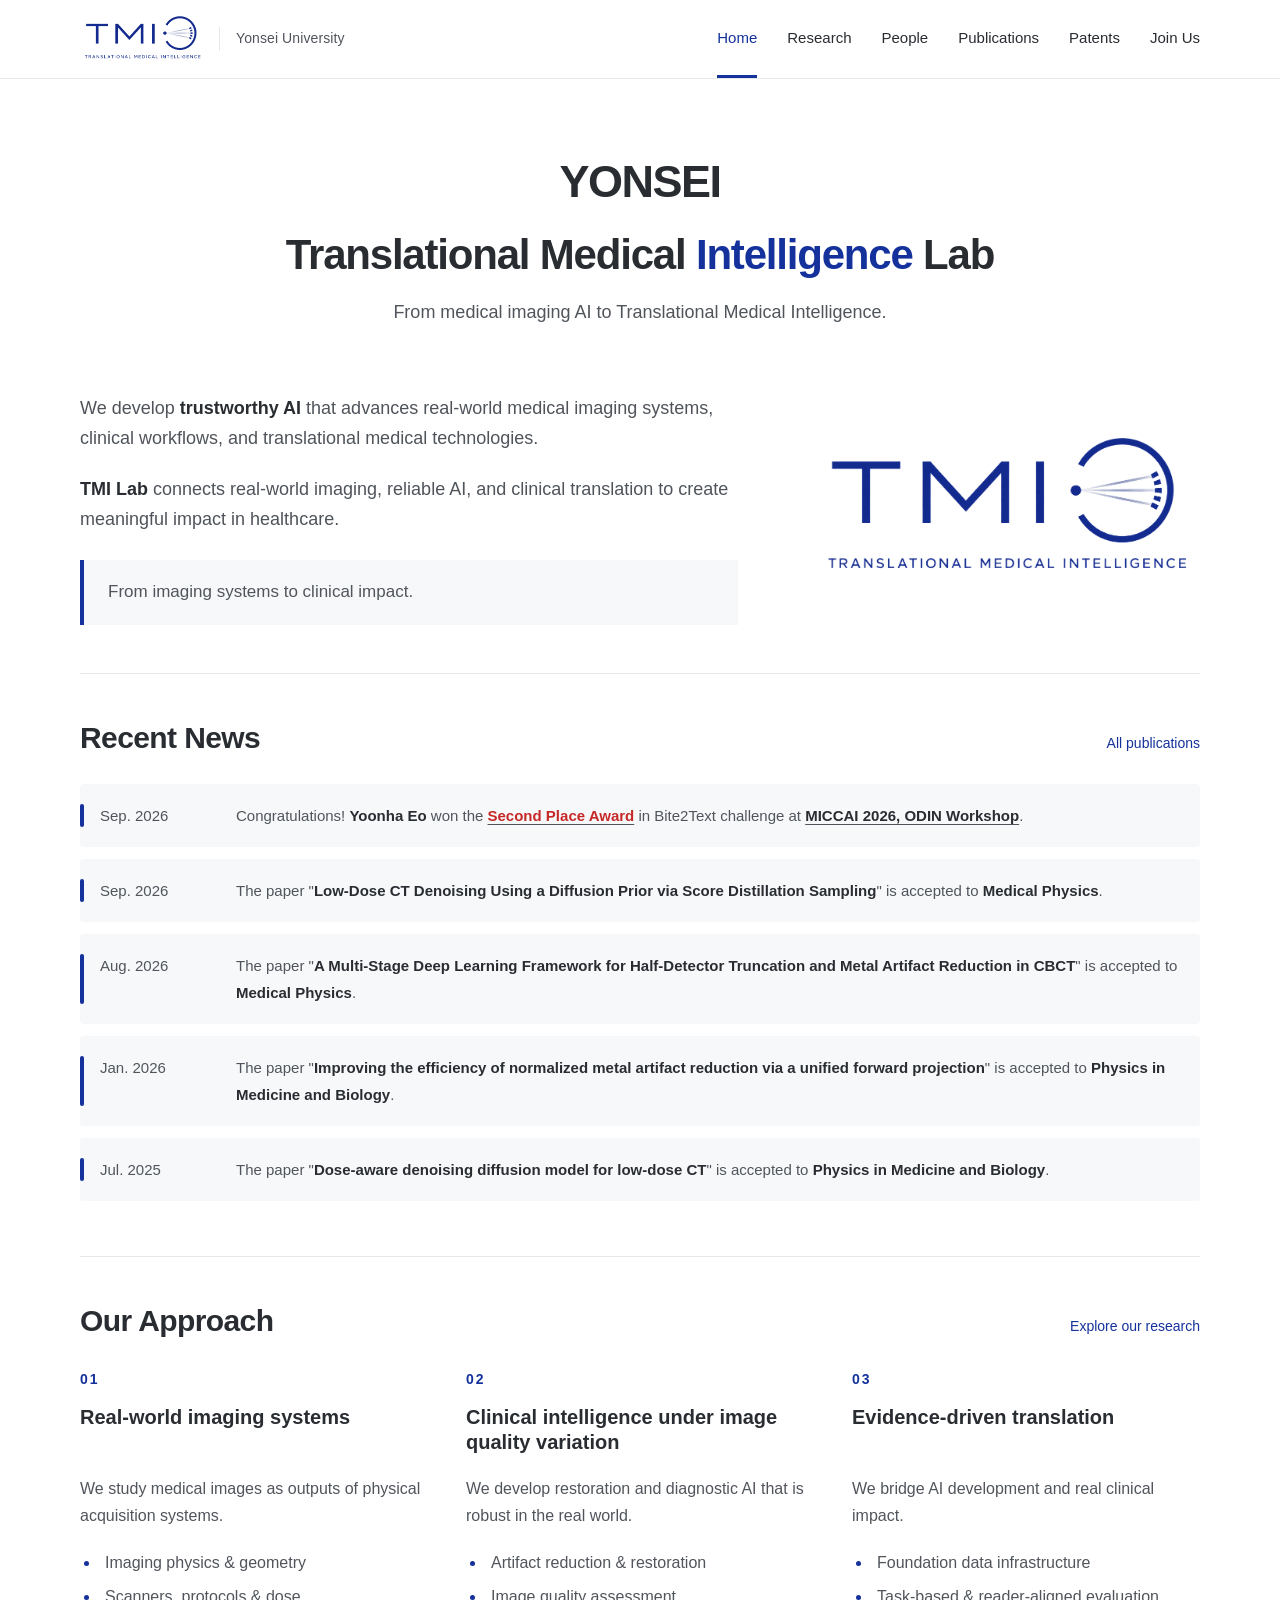
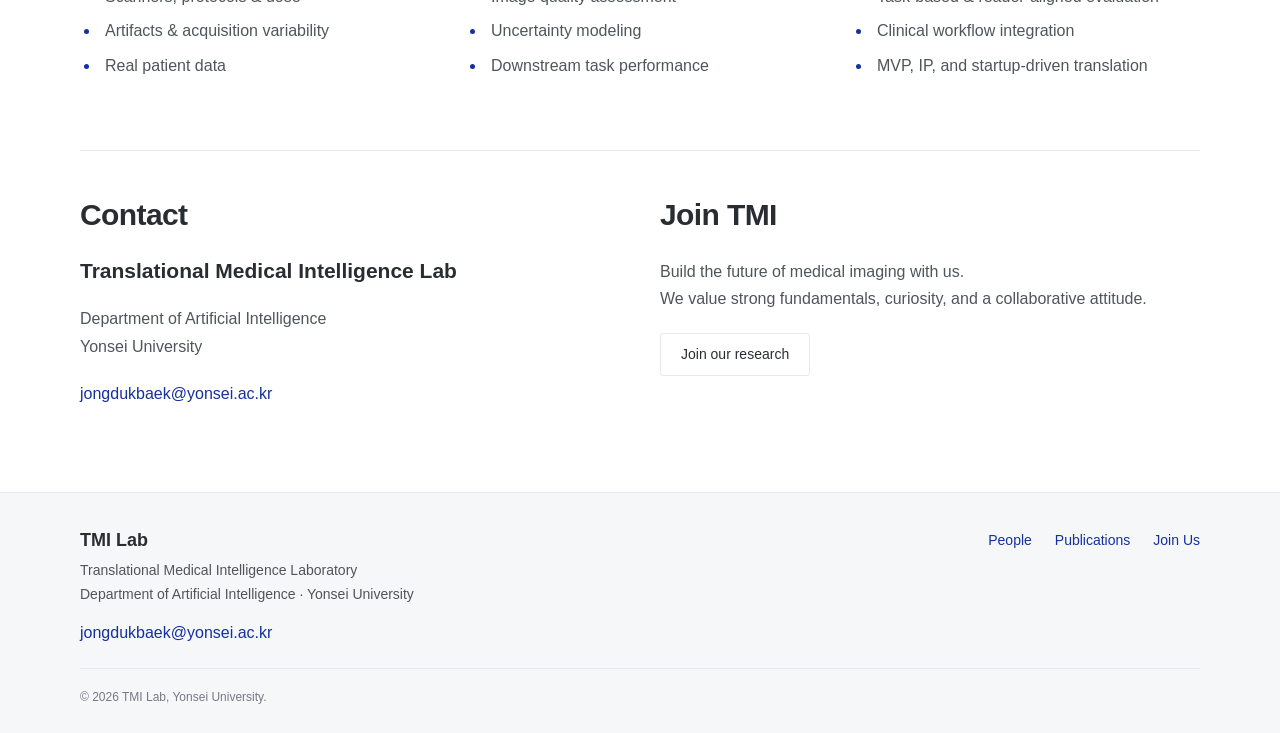
<file: docs/index.html>
<!doctype html><html lang="en"><head><meta charset="utf-8"><meta name="viewport" content="width=device-width, initial-scale=1"><title>Home | TMI Lab · Yonsei University</title><meta name="description" content="Translational Medical Intelligence Lab at Yonsei University. Medical imaging, trustworthy AI, computational imaging, and clinical translation."><meta name="theme-color" content="#14319C"><link rel="icon" type="image/svg+xml" href="favicon.svg"><link rel="stylesheet" href="style.css?v=20260930-memberbullets"><script src="publications.js?v=20260930-autonews" defer></script><script src="site.js?v=20260930-contactmenu" defer></script></head><body><a class="skip" href="#main">Skip to main content</a><header class="site-header"><div class="wrap header-inner"><a class="brand" href="index.html" aria-label="TMI Lab home"><img src="assets/tmi-logo-intelligence.png" alt="TMI"><span>Yonsei University</span></a><button class="menu-toggle" type="button" aria-label="Open navigation" aria-controls="navigation" aria-expanded="false">☰</button><nav id="navigation" class="nav" aria-label="Main navigation"><a href="index.html" aria-current="page">Home</a><a href="research.html">Research</a><a href="people.html">People</a><a href="journal.html">Publications</a><a href="patents.html">Patents</a><a href="join.html">Join Us</a></nav></div></header><main id="main" class="wrap"><section class="hero"><p class="university">YONSEI</p><h1>Translational Medical <em>Intelligence</em> Lab</h1><p class="subtitle">From medical imaging AI to Translational Medical Intelligence.</p></section><section class="intro"><div class="intro-copy"><p>We develop <strong>trustworthy AI</strong> that advances real-world medical imaging systems, clinical workflows, and translational medical technologies.</p><p><strong>TMI Lab</strong> connects real-world imaging, reliable AI, and clinical translation to create meaningful impact in healthcare.</p><div class="statement">From imaging systems to clinical impact.</div></div><div class="lab-mark"><img src="assets/tmi-logo-intelligence.png" alt="TMI — Translational Medical Intelligence" width="1984" height="800"></div></section><section class="section"><div class="section-heading"><h2>Recent News</h2><a href="journal.html">All publications</a></div><div class="news-list" data-recent-news><article class="news-item"><div class="news-date"><time datetime="2026-09">Sep. 2026</time></div><p>The paper &quot;<strong>Low-Dose CT Denoising Using a Diffusion Prior via Score Distillation Sampling</strong>&quot; is accepted to <strong>Medical Physics</strong>.</p></article><article class="news-item"><div class="news-date"><time datetime="2026-08">Aug. 2026</time></div><p>The paper &quot;<strong>A Multi-Stage Deep Learning Framework for Half-Detector Truncation and Metal Artifact Reduction in CBCT</strong>&quot; is accepted to <strong>Medical Physics</strong>.</p></article><article class="news-item"><div class="news-date"><time datetime="2026-01">Jan. 2026</time></div><p>The paper &quot;<strong>Improving the efficiency of normalized metal artifact reduction via a unified forward projection</strong>&quot; is accepted to <strong>Physics in Medicine and Biology</strong>.</p></article></div></section><section class="section"><div class="section-heading"><h2>Our Approach</h2><a href="research.html">Explore our research</a></div><div class="approach"><article><span class="number">01</span><h3>Real-world imaging systems</h3><p>We study medical images as outputs of physical acquisition systems.</p><ul class="bullets"><li>Imaging physics &amp; geometry</li><li>Scanners, protocols &amp; dose</li><li>Artifacts &amp; acquisition variability</li><li>Real patient data</li></ul></article><article><span class="number">02</span><h3>Clinical intelligence under image quality variation</h3><p>We develop restoration and diagnostic AI that is robust in the real world.</p><ul class="bullets"><li>Artifact reduction &amp; restoration</li><li>Image quality assessment</li><li>Uncertainty modeling</li><li>Downstream task performance</li></ul></article><article><span class="number">03</span><h3>Evidence-driven translation</h3><p>We bridge AI development and real clinical impact.</p><ul class="bullets"><li>Foundation data infrastructure</li><li>Task-based &amp; reader-aligned evaluation</li><li>Clinical workflow integration</li><li>MVP, IP, and startup-driven translation</li></ul></article></div></section><section class="section contact"><div><h2>Contact</h2><h3>Translational Medical Intelligence Lab</h3><p>Department of Artificial Intelligence<br>Yonsei University</p><a href="mailto:jongdukbaek@yonsei.ac.kr">jongdukbaek@yonsei.ac.kr</a></div><div><h2>Join TMI</h2><p>Build the future of medical imaging with us.<br>We value strong fundamentals, curiosity, and a collaborative attitude.</p><a class="button" href="join.html">Join our research</a></div></section></main><footer class="site-footer"><div class="wrap"><div class="footer-grid"><div><h3>TMI Lab</h3><p>Translational Medical Intelligence Laboratory<br>Department of Artificial Intelligence · Yonsei University</p><a href="mailto:jongdukbaek@yonsei.ac.kr">jongdukbaek@yonsei.ac.kr</a></div><div class="footer-links"><a href="people.html">People</a><a href="journal.html">Publications</a><a href="join.html">Join Us</a></div></div><p class="copyright">© 2026 TMI Lab, Yonsei University.</p></div></footer></body></html>
</file>
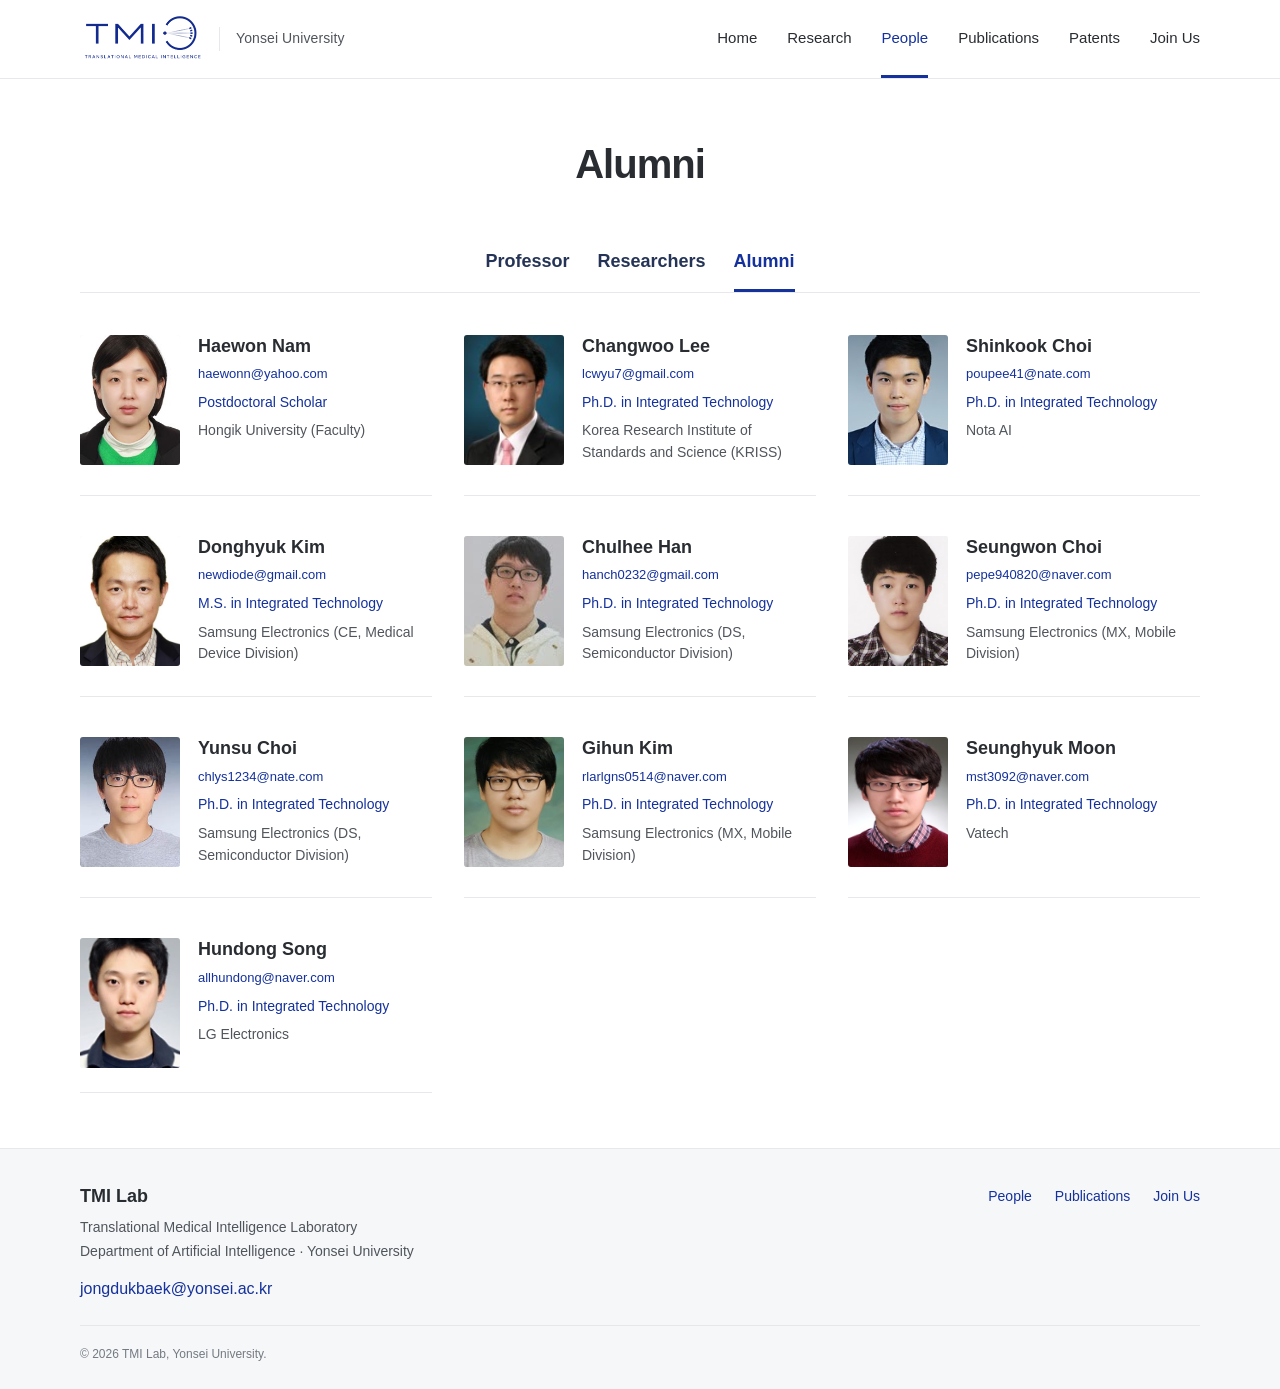
<file: docs/alumni.html>
<!doctype html><html lang="en"><head><meta charset="utf-8"><meta name="viewport" content="width=device-width, initial-scale=1"><title>Alumni | TMI Lab · Yonsei University</title><meta name="description" content="Translational Medical Intelligence Lab at Yonsei University. Medical imaging, trustworthy AI, computational imaging, and clinical translation."><meta name="theme-color" content="#14319C"><link rel="icon" type="image/svg+xml" href="favicon.svg"><link rel="stylesheet" href="style.css?v=20260930-memberbullets"><script src="publications.js?v=20260930-autonews" defer></script><script src="site.js?v=20260930-contactmenu" defer></script></head><body><a class="skip" href="#main">Skip to main content</a><header class="site-header"><div class="wrap header-inner"><a class="brand" href="index.html" aria-label="TMI Lab home"><img src="assets/tmi-logo-intelligence.png" alt="TMI"><span>Yonsei University</span></a><button class="menu-toggle" type="button" aria-label="Open navigation" aria-controls="navigation" aria-expanded="false">☰</button><nav id="navigation" class="nav" aria-label="Main navigation"><a href="index.html">Home</a><a href="research.html">Research</a><a href="people.html" aria-current="page">People</a><a href="journal.html">Publications</a><a href="patents.html">Patents</a><a href="join.html">Join Us</a></nav></div></header><main id="main" class="wrap"><div class="page-heading"><h1>Alumni</h1></div><nav class="subnav" aria-label="Section navigation"><a href="people.html">Professor</a><a href="researchers.html">Researchers</a><a href="alumni.html" aria-current="page">Alumni</a></nav><div class="people-grid"><article class="person"><img src="assets/53b3ed29f8cb8fd7.png" alt="Haewon Nam" loading="lazy"><div><h3>Haewon Nam</h3><p class="member-email"><a href="mailto:haewonn@yahoo.com">haewonn@yahoo.com</a></p><p class="role">Postdoctoral Scholar</p><p class="">Hongik University (Faculty)</p></div></article><article class="person"><img src="assets/d58b48f80ecbd05c.png" alt="Changwoo Lee" loading="lazy"><div><h3>Changwoo Lee</h3><p class="member-email"><a href="mailto:lcwyu7@gmail.com">lcwyu7@gmail.com</a></p><p class="role">Ph.D. in Integrated Technology</p><p class="">Korea Research Institute of Standards and Science (KRISS)</p></div></article><article class="person"><img src="assets/392a18666e028bc6.png" alt="Shinkook Choi" loading="lazy"><div><h3>Shinkook Choi</h3><p class="member-email"><a href="mailto:poupee41@nate.com">poupee41@nate.com</a></p><p class="role">Ph.D. in Integrated Technology</p><p class="">Nota AI</p></div></article><article class="person"><img src="assets/51b3273bd70baddd.png" alt="Donghyuk Kim" loading="lazy"><div><h3>Donghyuk Kim</h3><p class="member-email"><a href="mailto:newdiode@gmail.com">newdiode@gmail.com</a></p><p class="role">M.S. in Integrated Technology</p><p class="">Samsung Electronics (CE, Medical Device Division)</p></div></article><article class="person"><img src="assets/98e2491eb3d56134.png" alt="Chulhee Han" loading="lazy"><div><h3>Chulhee Han</h3><p class="member-email"><a href="mailto:hanch0232@gmail.com">hanch0232@gmail.com</a></p><p class="role">Ph.D. in Integrated Technology</p><p class="">Samsung Electronics (DS, Semiconductor Division)</p></div></article><article class="person"><img src="assets/fd68cbe5726da086.png" alt="Seungwon Choi" loading="lazy"><div><h3>Seungwon Choi</h3><p class="member-email"><a href="mailto:pepe940820@naver.com">pepe940820@naver.com</a></p><p class="role">Ph.D. in Integrated Technology</p><p class="">Samsung Electronics (MX, Mobile Division)</p></div></article><article class="person"><img src="assets/30207da1ab9d061a.png" alt="Yunsu Choi" loading="lazy"><div><h3>Yunsu Choi</h3><p class="member-email"><a href="mailto:chlys1234@nate.com">chlys1234@nate.com</a></p><p class="role">Ph.D. in Integrated Technology</p><p class="">Samsung Electronics (DS, Semiconductor Division)</p></div></article><article class="person"><img src="assets/4ae3b1165680d83d.png" alt="Gihun Kim" loading="lazy"><div><h3>Gihun Kim</h3><p class="member-email"><a href="mailto:rlarlgns0514@naver.com">rlarlgns0514@naver.com</a></p><p class="role">Ph.D. in Integrated Technology</p><p class="">Samsung Electronics (MX, Mobile Division)</p></div></article><article class="person"><img src="assets/15e28c9b1b2c5e3d.png" alt="Seunghyuk Moon" loading="lazy"><div><h3>Seunghyuk Moon</h3><p class="member-email"><a href="mailto:mst3092@naver.com">mst3092@naver.com</a></p><p class="role">Ph.D. in Integrated Technology</p><p class="">Vatech</p></div></article><article class="person"><img src="assets/ef56456427906f0d.png" alt="Hundong Song" loading="lazy"><div><h3>Hundong Song</h3><p class="member-email"><a href="mailto:allhundong@naver.com">allhundong@naver.com</a></p><p class="role">Ph.D. in Integrated Technology</p><p class="">LG Electronics</p></div></article></div></main><footer class="site-footer"><div class="wrap"><div class="footer-grid"><div><h3>TMI Lab</h3><p>Translational Medical Intelligence Laboratory<br>Department of Artificial Intelligence · Yonsei University</p><a href="mailto:jongdukbaek@yonsei.ac.kr">jongdukbaek@yonsei.ac.kr</a></div><div class="footer-links"><a href="people.html">People</a><a href="journal.html">Publications</a><a href="join.html">Join Us</a></div></div><p class="copyright">© 2026 TMI Lab, Yonsei University.</p></div></footer></body></html>
</file>
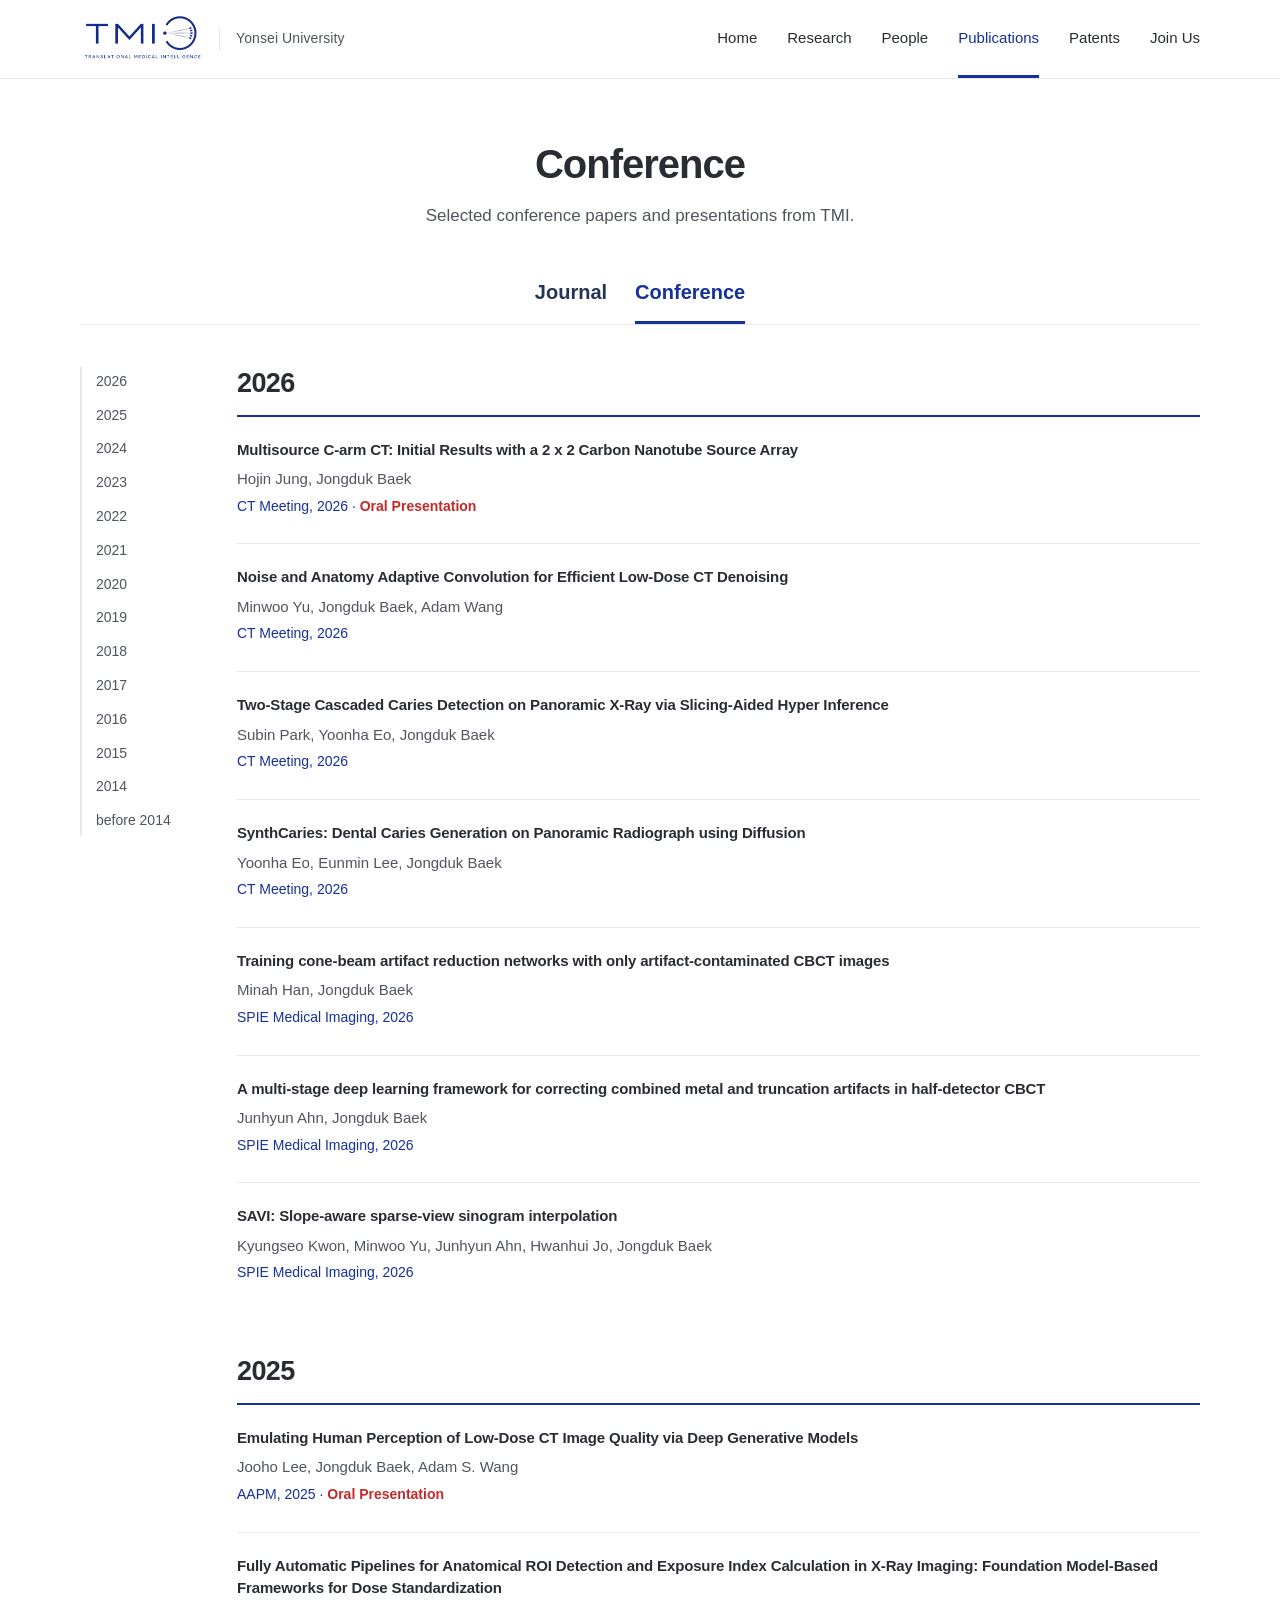
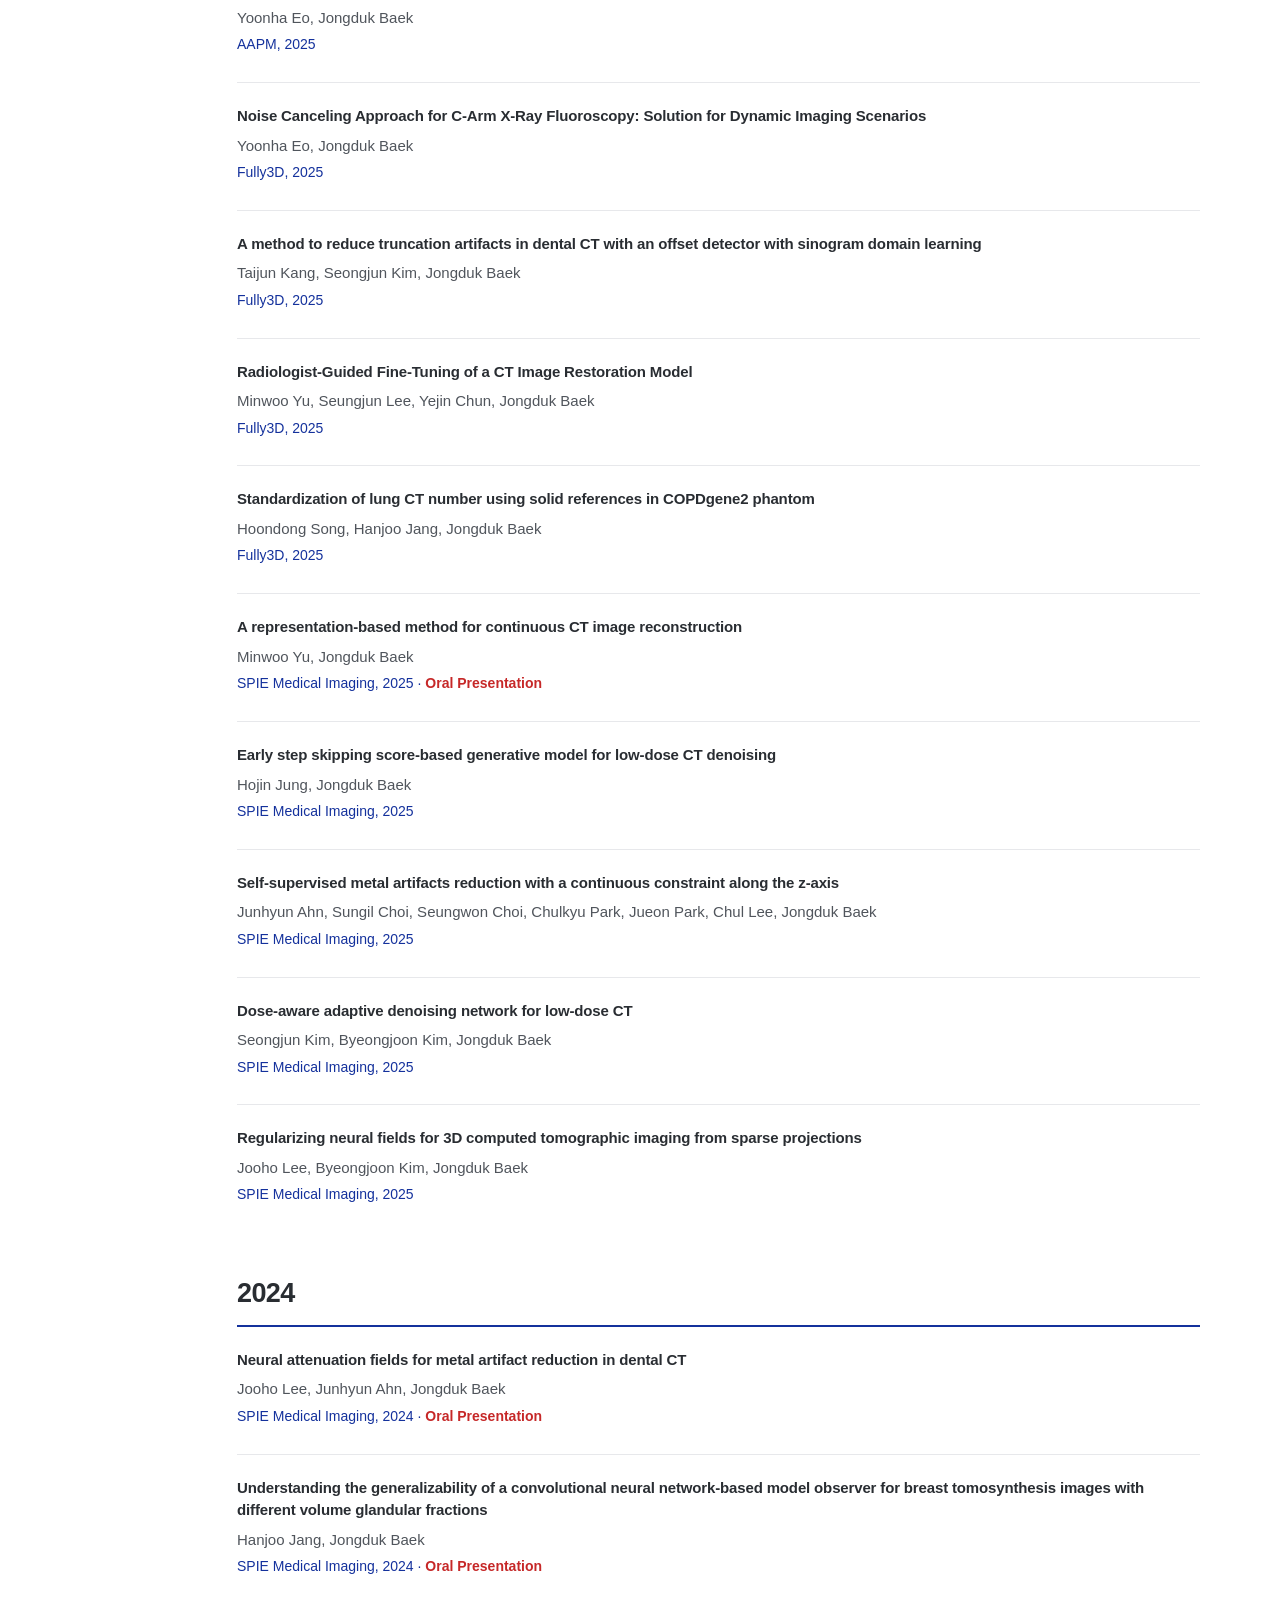
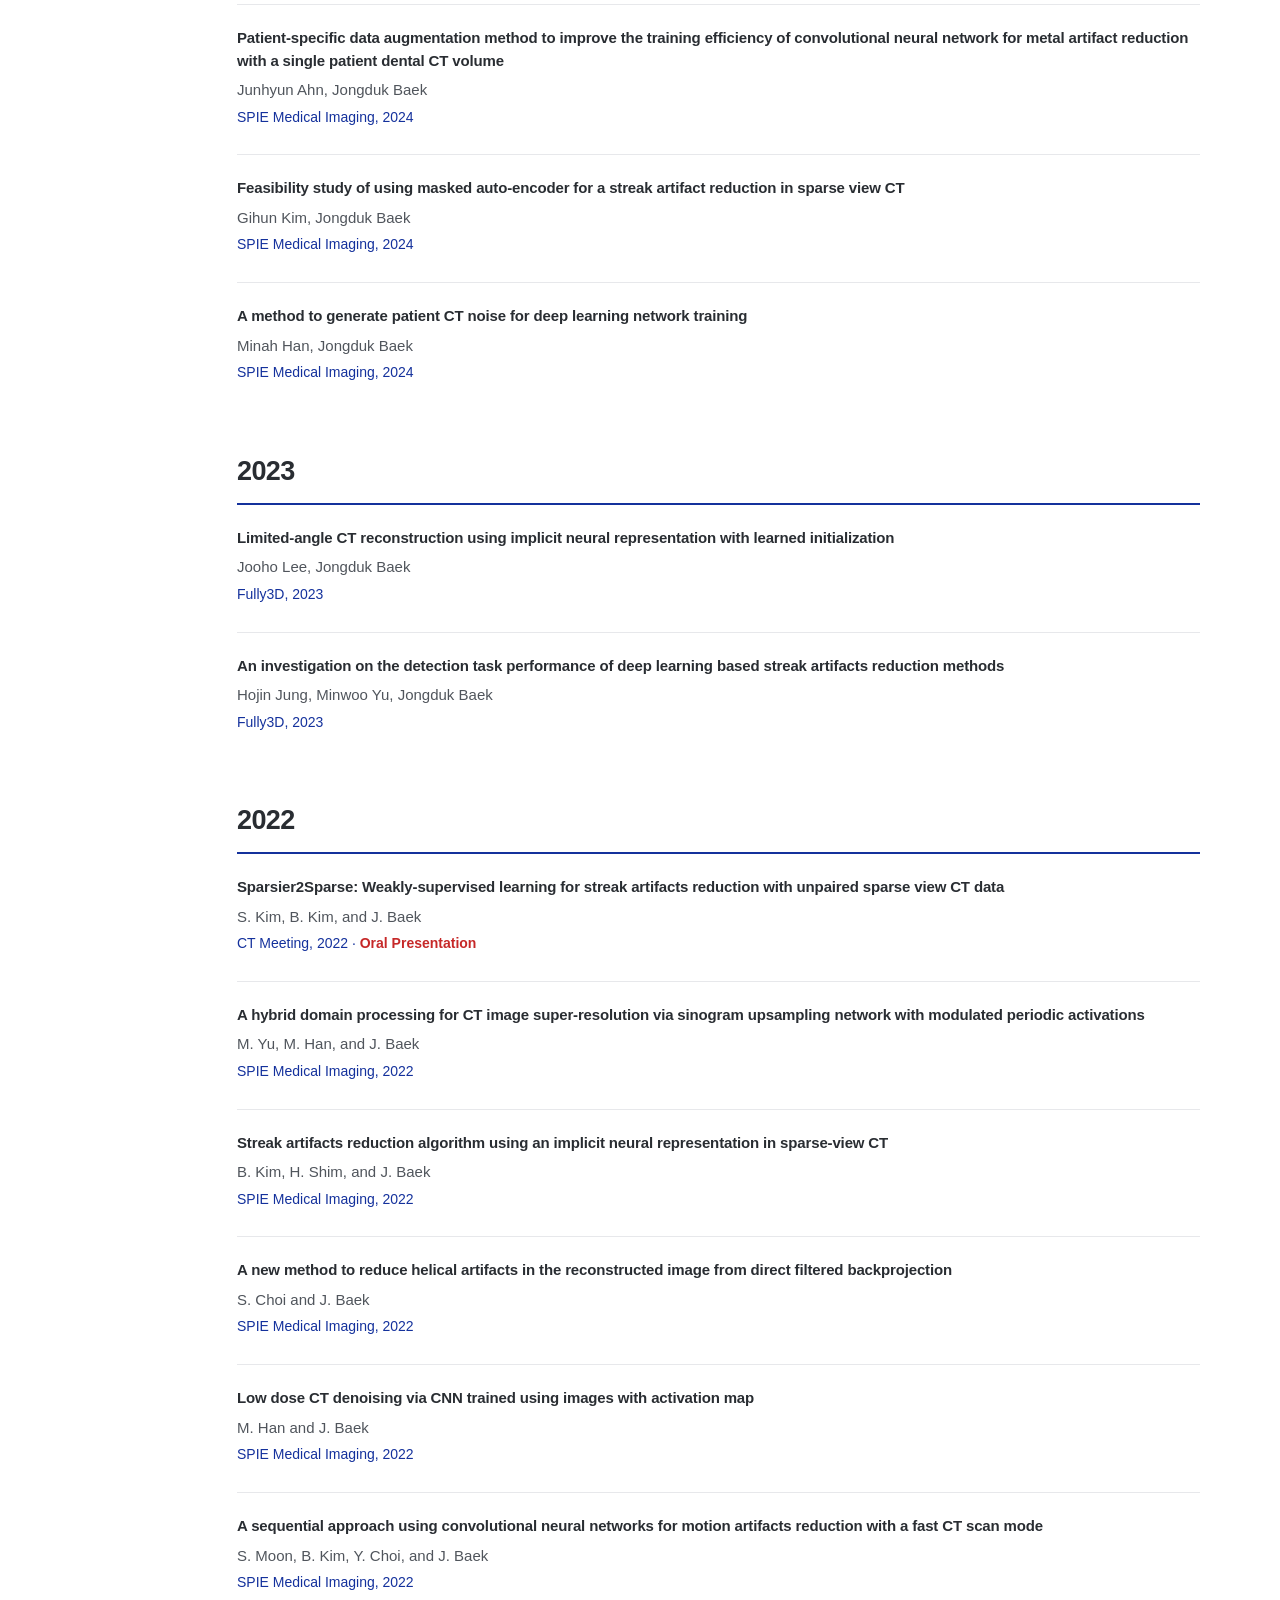
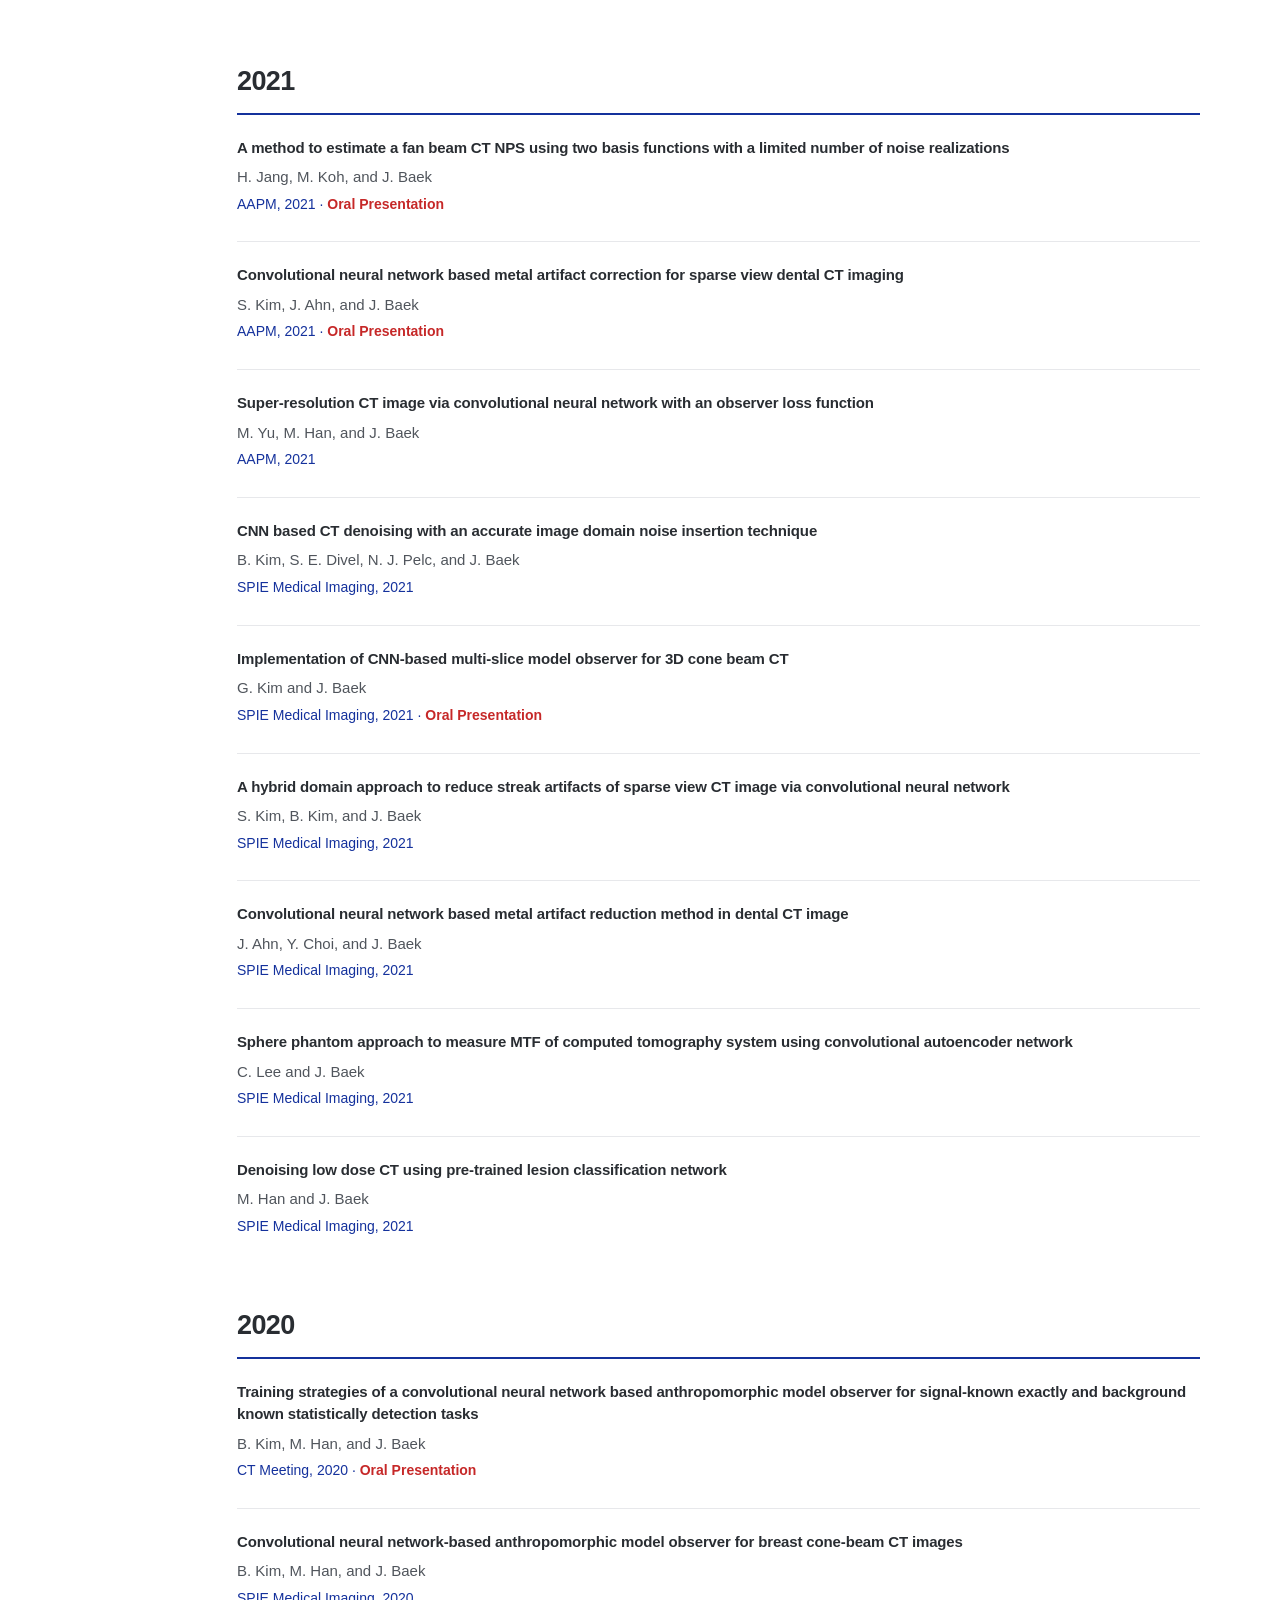
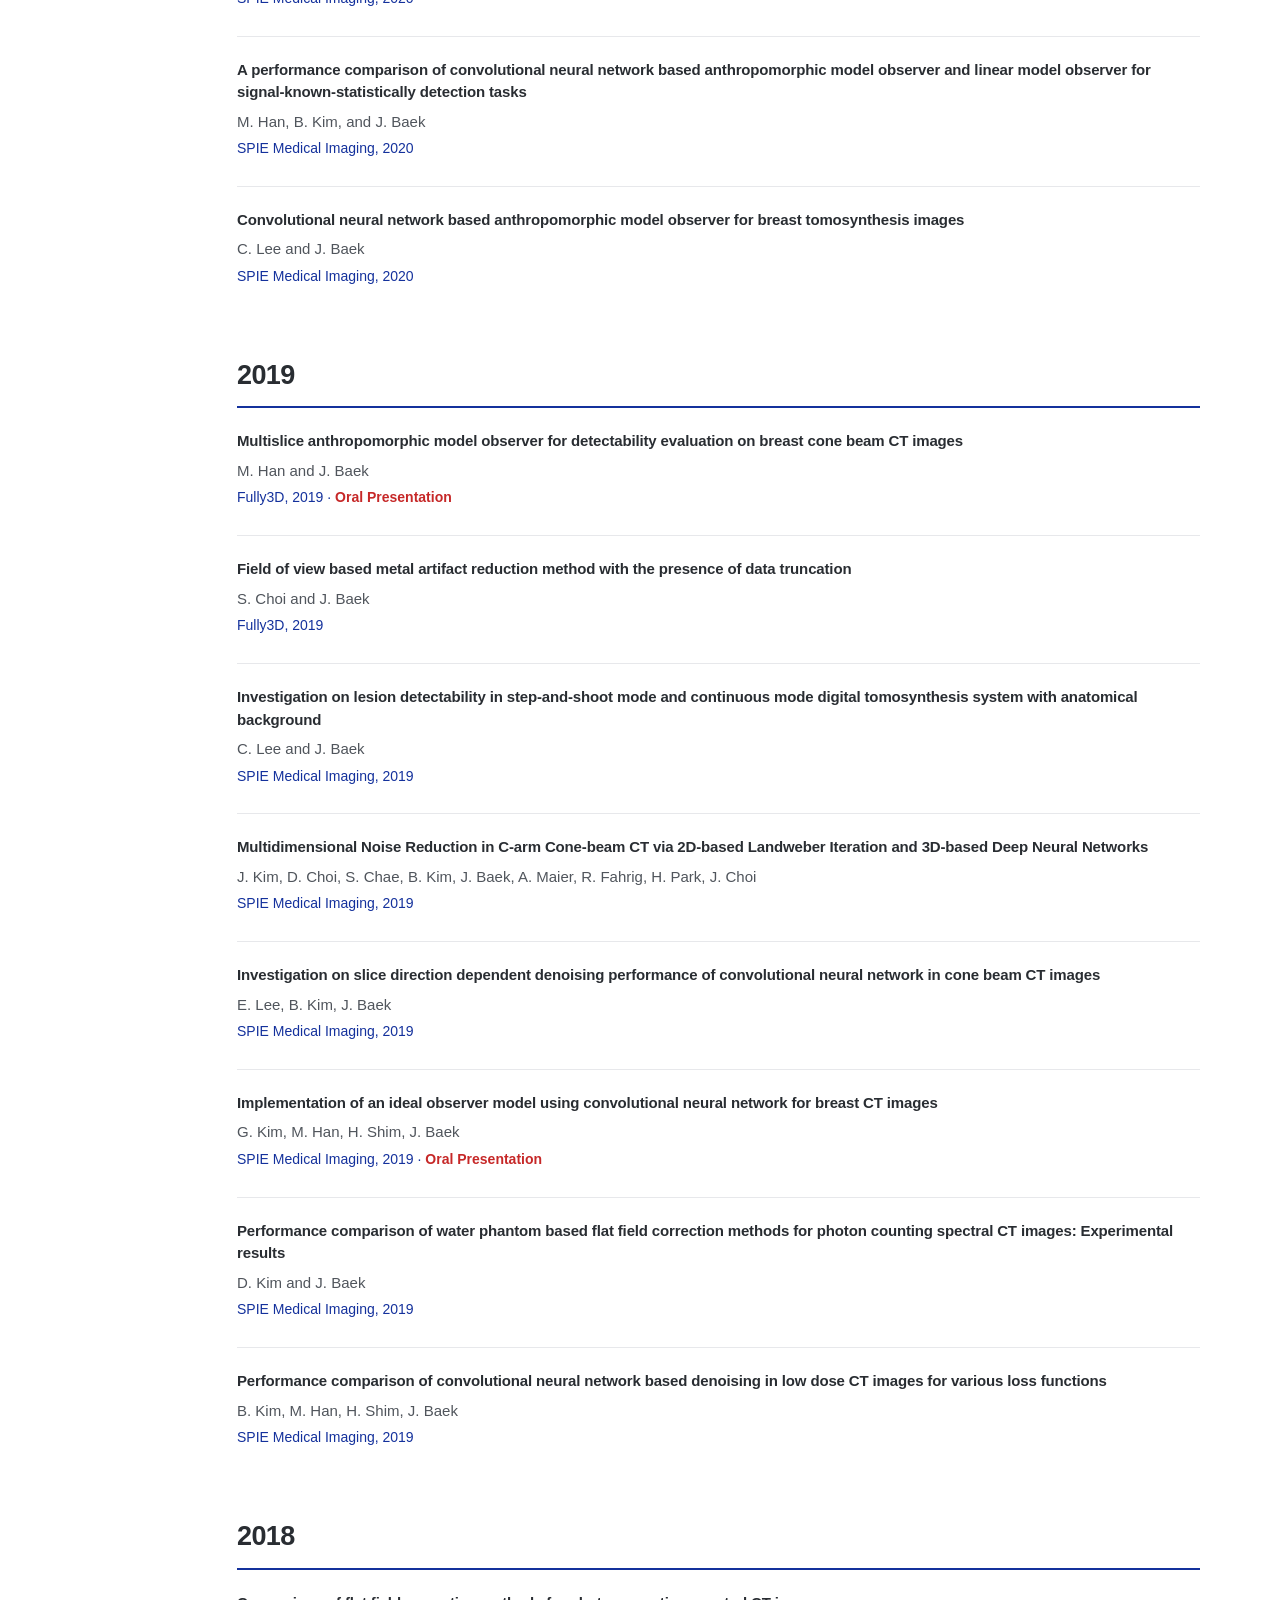
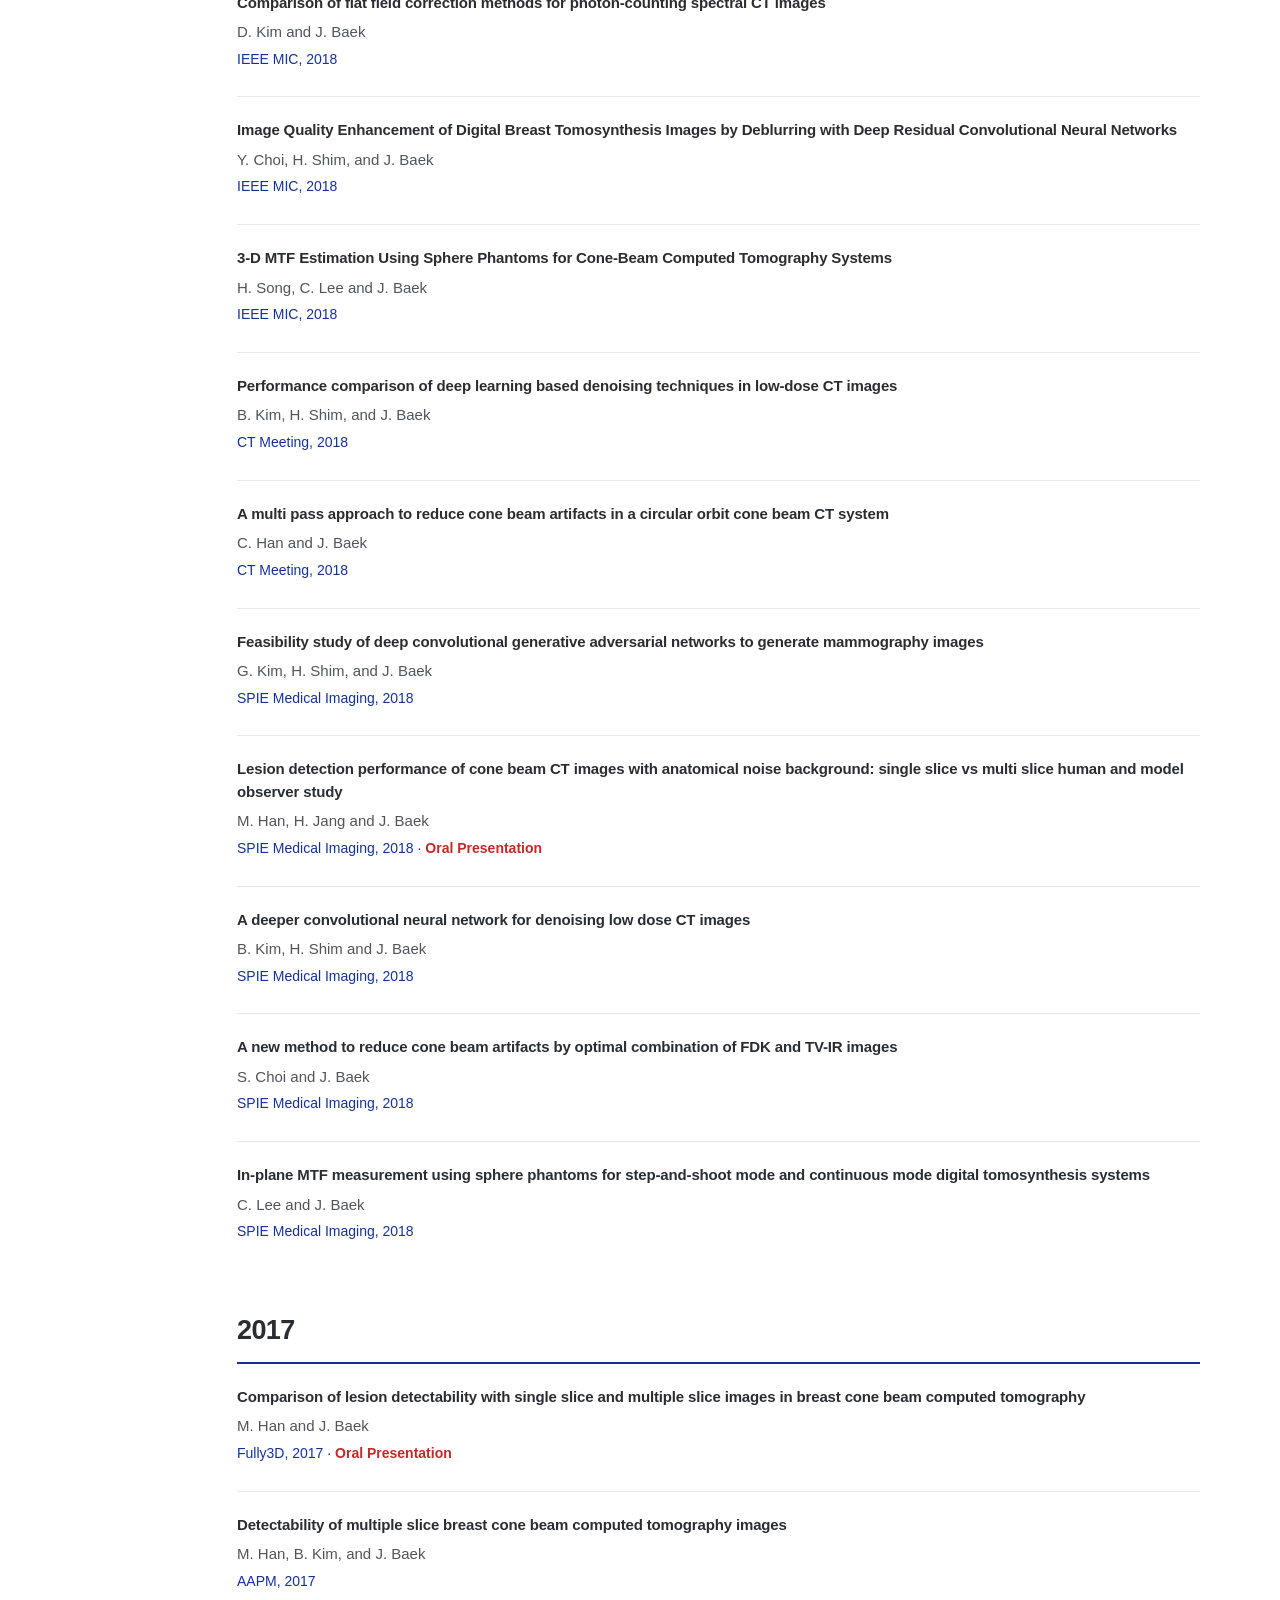
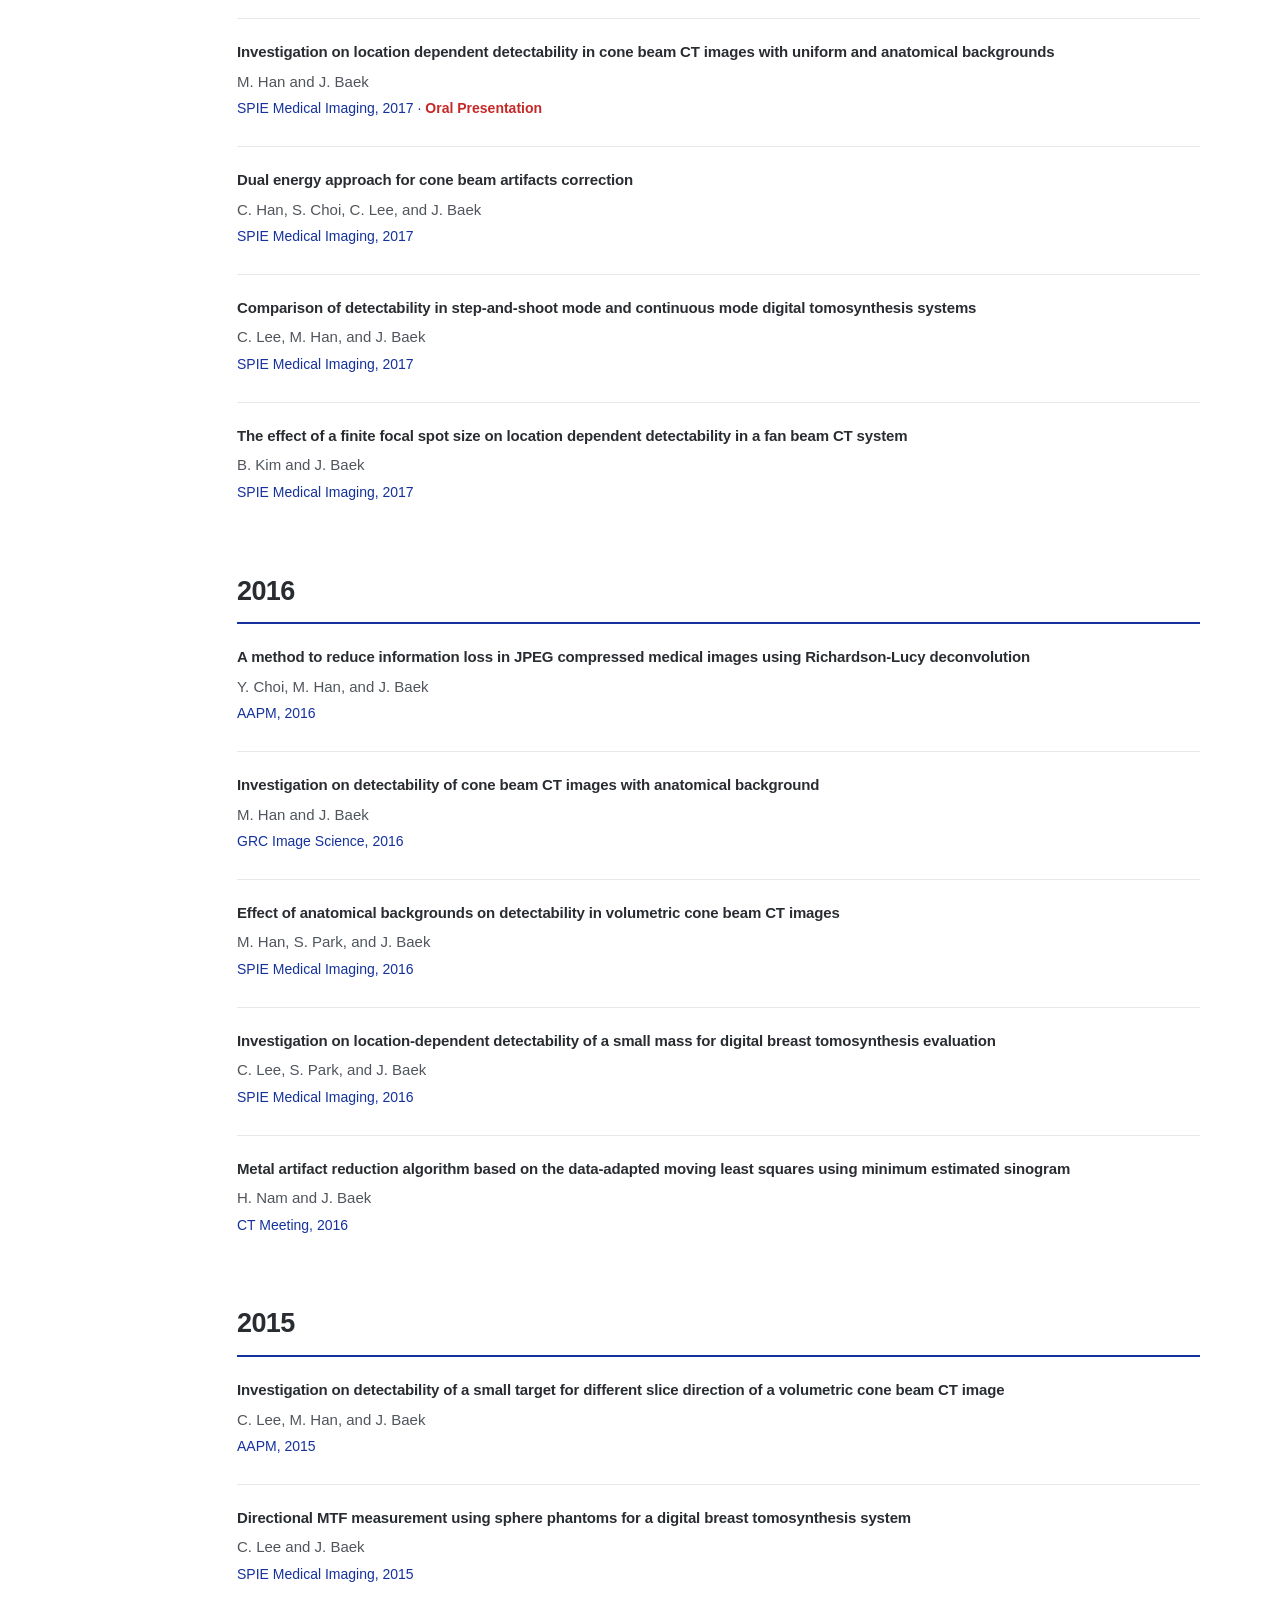
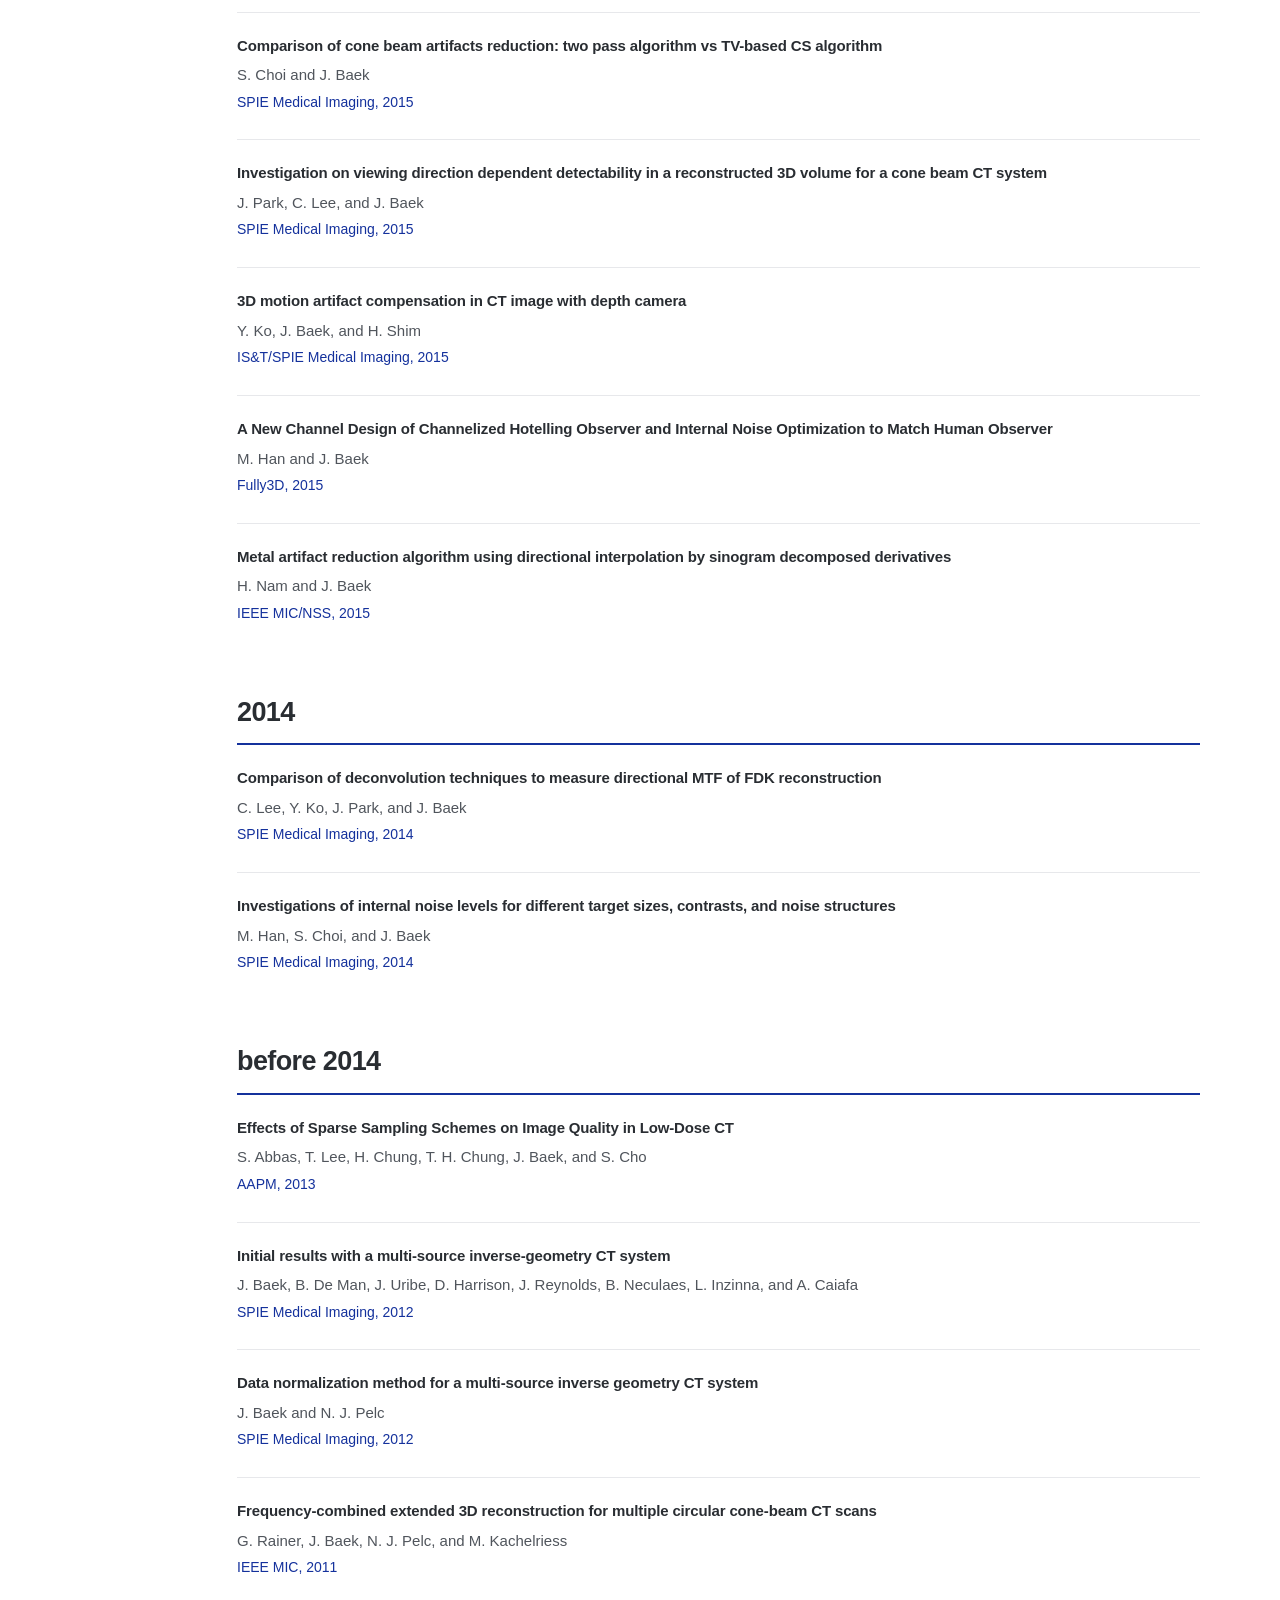
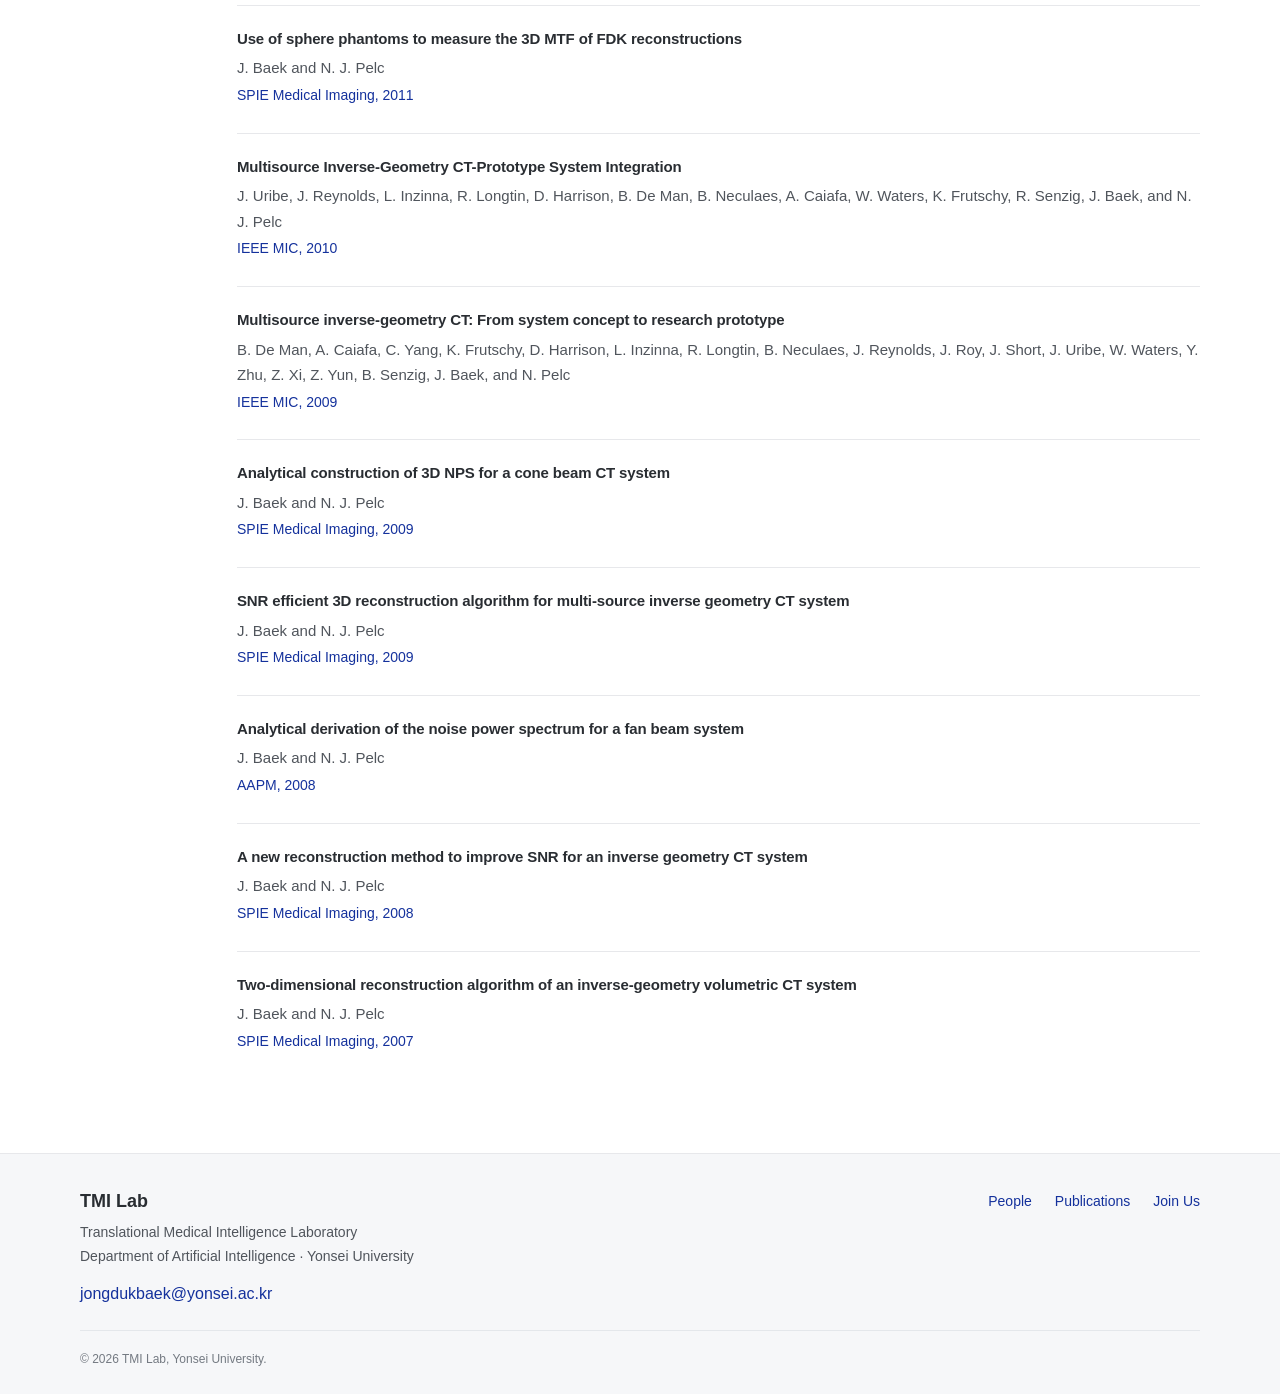
<file: docs/conference.html>
<!doctype html><html lang="en"><head><meta charset="utf-8"><meta name="viewport" content="width=device-width, initial-scale=1"><title>Conference | TMI Lab · Yonsei University</title><meta name="description" content="Translational Medical Intelligence Lab at Yonsei University. Medical imaging, trustworthy AI, computational imaging, and clinical translation."><meta name="theme-color" content="#14319C"><link rel="icon" type="image/svg+xml" href="favicon.svg"><link rel="stylesheet" href="style.css?v=20260930-memberbullets"><script src="publications.js?v=20260930-autonews" defer></script><script src="site.js?v=20260930-contactmenu" defer></script></head><body><a class="skip" href="#main">Skip to main content</a><header class="site-header"><div class="wrap header-inner"><a class="brand" href="index.html" aria-label="TMI Lab home"><img src="assets/tmi-logo-intelligence.png" alt="TMI"><span>Yonsei University</span></a><button class="menu-toggle" type="button" aria-label="Open navigation" aria-controls="navigation" aria-expanded="false">☰</button><nav id="navigation" class="nav" aria-label="Main navigation"><a href="index.html">Home</a><a href="research.html">Research</a><a href="people.html">People</a><a href="journal.html" aria-current="page">Publications</a><a href="patents.html">Patents</a><a href="join.html">Join Us</a></nav></div></header><main id="main" class="wrap"><div class="page-heading"><h1>Conference</h1><p>Selected conference papers and presentations from TMI.</p></div><nav class="subnav publication-tabs" aria-label="Section navigation"><a href="journal.html">Journal</a><a href="conference.html" aria-current="page">Conference</a></nav><div class="pub-layout"><nav class="year-nav" aria-label="Publication years"><a href="#year-2026">2026</a><a href="#year-2025">2025</a><a href="#year-2024">2024</a><a href="#year-2023">2023</a><a href="#year-2022">2022</a><a href="#year-2021">2021</a><a href="#year-2020">2020</a><a href="#year-2019">2019</a><a href="#year-2018">2018</a><a href="#year-2017">2017</a><a href="#year-2016">2016</a><a href="#year-2015">2015</a><a href="#year-2014">2014</a><a href="#year-before-2014">before 2014</a></nav><div><section class="year-group" id="year-2026"><h2>2026</h2><article class="publication"><h3>Multisource C-arm CT: Initial Results with a 2 x 2 Carbon Nanotube Source Array</h3><p>Hojin Jung, Jongduk Baek</p><p class="venue">CT Meeting, 2026 · <span class="publication-distinction">Oral Presentation</span></p></article><article class="publication"><h3>Noise and Anatomy Adaptive Convolution for Efficient Low-Dose CT Denoising</h3><p>Minwoo Yu, Jongduk Baek, Adam Wang</p><p class="venue">CT Meeting, 2026</p></article><article class="publication"><h3>Two-Stage Cascaded Caries Detection on Panoramic X-Ray via Slicing-Aided Hyper Inference</h3><p>Subin Park, Yoonha Eo, Jongduk Baek</p><p class="venue">CT Meeting, 2026</p></article><article class="publication"><h3>SynthCaries: Dental Caries Generation on Panoramic Radiograph using Diffusion</h3><p>Yoonha Eo, Eunmin Lee, Jongduk Baek</p><p class="venue">CT Meeting, 2026</p></article><article class="publication"><h3>Training cone-beam artifact reduction networks with only artifact-contaminated CBCT images</h3><p>Minah Han, Jongduk Baek</p><p class="venue">SPIE Medical Imaging, 2026</p></article><article class="publication"><h3>A multi-stage deep learning framework for correcting combined metal and truncation artifacts in half-detector CBCT</h3><p>Junhyun Ahn, Jongduk Baek</p><p class="venue">SPIE Medical Imaging, 2026</p></article><article class="publication"><h3>SAVI: Slope-aware sparse-view sinogram interpolation</h3><p>Kyungseo Kwon, Minwoo Yu, Junhyun Ahn, Hwanhui Jo, Jongduk Baek</p><p class="venue">SPIE Medical Imaging, 2026</p></article></section><section class="year-group" id="year-2025"><h2>2025</h2><article class="publication"><h3>Emulating Human Perception of Low-Dose CT Image Quality via Deep Generative Models</h3><p>Jooho Lee, Jongduk Baek, Adam S. Wang</p><p class="venue">AAPM, 2025 · <span class="publication-distinction">Oral Presentation</span></p></article><article class="publication"><h3>Fully Automatic Pipelines for Anatomical ROI Detection and Exposure Index Calculation in X-Ray Imaging: Foundation Model-Based Frameworks for Dose Standardization</h3><p>Yoonha Eo, Jongduk Baek</p><p class="venue">AAPM, 2025</p></article><article class="publication"><h3>Noise Canceling Approach for C-Arm X-Ray Fluoroscopy: Solution for Dynamic Imaging Scenarios</h3><p>Yoonha Eo, Jongduk Baek</p><p class="venue">Fully3D, 2025</p></article><article class="publication"><h3>A method to reduce truncation artifacts in dental CT with an offset detector with sinogram domain learning</h3><p>Taijun Kang, Seongjun Kim, Jongduk Baek</p><p class="venue">Fully3D, 2025</p></article><article class="publication"><h3>Radiologist-Guided Fine-Tuning of a CT Image Restoration Model</h3><p>Minwoo Yu, Seungjun Lee, Yejin Chun, Jongduk Baek</p><p class="venue">Fully3D, 2025</p></article><article class="publication"><h3>Standardization of lung CT number using solid references in COPDgene2 phantom</h3><p>Hoondong Song, Hanjoo Jang, Jongduk Baek</p><p class="venue">Fully3D, 2025</p></article><article class="publication"><h3>A representation-based method for continuous CT image reconstruction</h3><p>Minwoo Yu, Jongduk Baek</p><p class="venue">SPIE Medical Imaging, 2025 · <span class="publication-distinction">Oral Presentation</span></p></article><article class="publication"><h3>Early step skipping score-based generative model for low-dose CT denoising</h3><p>Hojin Jung, Jongduk Baek</p><p class="venue">SPIE Medical Imaging, 2025</p></article><article class="publication"><h3>Self-supervised metal artifacts reduction with a continuous constraint along the z-axis</h3><p>Junhyun Ahn, Sungil Choi, Seungwon Choi, Chulkyu Park, Jueon Park, Chul Lee, Jongduk Baek</p><p class="venue">SPIE Medical Imaging, 2025</p></article><article class="publication"><h3>Dose-aware adaptive denoising network for low-dose CT</h3><p>Seongjun Kim, Byeongjoon Kim, Jongduk Baek</p><p class="venue">SPIE Medical Imaging, 2025</p></article><article class="publication"><h3>Regularizing neural fields for 3D computed tomographic imaging from sparse projections</h3><p>Jooho Lee, Byeongjoon Kim, Jongduk Baek</p><p class="venue">SPIE Medical Imaging, 2025</p></article></section><section class="year-group" id="year-2024"><h2>2024</h2><article class="publication"><h3>Neural attenuation fields for metal artifact reduction in dental CT</h3><p>Jooho Lee, Junhyun Ahn, Jongduk Baek</p><p class="venue">SPIE Medical Imaging, 2024 · <span class="publication-distinction">Oral Presentation</span></p></article><article class="publication"><h3>Understanding the generalizability of a convolutional neural network-based model observer for breast tomosynthesis images with different volume glandular fractions</h3><p>Hanjoo Jang, Jongduk Baek</p><p class="venue">SPIE Medical Imaging, 2024 · <span class="publication-distinction">Oral Presentation</span></p></article><article class="publication"><h3>Patient-specific data augmentation method to improve the training efficiency of convolutional neural network for metal artifact reduction with a single patient dental CT volume</h3><p>Junhyun Ahn, Jongduk Baek</p><p class="venue">SPIE Medical Imaging, 2024</p></article><article class="publication"><h3>Feasibility study of using masked auto-encoder for a streak artifact reduction in sparse view CT</h3><p>Gihun Kim, Jongduk Baek</p><p class="venue">SPIE Medical Imaging, 2024</p></article><article class="publication"><h3>A method to generate patient CT noise for deep learning network training</h3><p>Minah Han, Jongduk Baek</p><p class="venue">SPIE Medical Imaging, 2024</p></article></section><section class="year-group" id="year-2023"><h2>2023</h2><article class="publication"><h3>Limited-angle CT reconstruction using implicit neural representation with learned initialization</h3><p>Jooho Lee, Jongduk Baek</p><p class="venue">Fully3D, 2023</p></article><article class="publication"><h3>An investigation on the detection task performance of deep learning based streak artifacts reduction methods</h3><p>Hojin Jung, Minwoo Yu, Jongduk Baek</p><p class="venue">Fully3D, 2023</p></article></section><section class="year-group" id="year-2022"><h2>2022</h2><article class="publication"><h3>Sparsier2Sparse: Weakly-supervised learning for streak artifacts reduction with unpaired sparse view CT data</h3><p>S. Kim, B. Kim, and J. Baek</p><p class="venue">CT Meeting, 2022 · <span class="publication-distinction">Oral Presentation</span></p></article><article class="publication"><h3>A hybrid domain processing for CT image super-resolution via sinogram upsampling network with modulated periodic activations</h3><p>M. Yu, M. Han, and J. Baek</p><p class="venue">SPIE Medical Imaging, 2022</p></article><article class="publication"><h3>Streak artifacts reduction algorithm using an implicit neural representation in sparse-view CT</h3><p>B. Kim, H. Shim, and J. Baek</p><p class="venue">SPIE Medical Imaging, 2022</p></article><article class="publication"><h3>A new method to reduce helical artifacts in the reconstructed image from direct filtered backprojection</h3><p>S. Choi and J. Baek</p><p class="venue">SPIE Medical Imaging, 2022</p></article><article class="publication"><h3>Low dose CT denoising via CNN trained using images with activation map</h3><p>M. Han and J. Baek</p><p class="venue">SPIE Medical Imaging, 2022</p></article><article class="publication"><h3>A sequential approach using convolutional neural networks for motion artifacts reduction with a fast CT scan mode</h3><p>S. Moon, B. Kim, Y. Choi, and J. Baek</p><p class="venue">SPIE Medical Imaging, 2022</p></article></section><section class="year-group" id="year-2021"><h2>2021</h2><article class="publication"><h3>A method to estimate a fan beam CT NPS using two basis functions with a limited number of noise realizations</h3><p>H. Jang, M. Koh, and J. Baek</p><p class="venue">AAPM, 2021 · <span class="publication-distinction">Oral Presentation</span></p></article><article class="publication"><h3>Convolutional neural network based metal artifact correction for sparse view dental CT imaging</h3><p>S. Kim, J. Ahn, and J. Baek</p><p class="venue">AAPM, 2021 · <span class="publication-distinction">Oral Presentation</span></p></article><article class="publication"><h3>Super-resolution CT image via convolutional neural network with an observer loss function</h3><p>M. Yu, M. Han, and J. Baek</p><p class="venue">AAPM, 2021</p></article><article class="publication"><h3>CNN based CT denoising with an accurate image domain noise insertion technique</h3><p>B. Kim, S. E. Divel, N. J. Pelc, and J. Baek</p><p class="venue">SPIE Medical Imaging, 2021</p></article><article class="publication"><h3>Implementation of CNN-based multi-slice model observer for 3D cone beam CT</h3><p>G. Kim and J. Baek</p><p class="venue">SPIE Medical Imaging, 2021 · <span class="publication-distinction">Oral Presentation</span></p></article><article class="publication"><h3>A hybrid domain approach to reduce streak artifacts of sparse view CT image via convolutional neural network</h3><p>S. Kim, B. Kim, and J. Baek</p><p class="venue">SPIE Medical Imaging, 2021</p></article><article class="publication"><h3>Convolutional neural network based metal artifact reduction method in dental CT image</h3><p>J. Ahn, Y. Choi, and J. Baek</p><p class="venue">SPIE Medical Imaging, 2021</p></article><article class="publication"><h3>Sphere phantom approach to measure MTF of computed tomography system using convolutional autoencoder network</h3><p>C. Lee and J. Baek</p><p class="venue">SPIE Medical Imaging, 2021</p></article><article class="publication"><h3>Denoising low dose CT using pre-trained lesion classification network</h3><p>M. Han and J. Baek</p><p class="venue">SPIE Medical Imaging, 2021</p></article></section><section class="year-group" id="year-2020"><h2>2020</h2><article class="publication"><h3>Training strategies of a convolutional neural network based anthropomorphic model observer for signal-known exactly and background known statistically detection tasks</h3><p>B. Kim, M. Han, and J. Baek</p><p class="venue">CT Meeting, 2020 · <span class="publication-distinction">Oral Presentation</span></p></article><article class="publication"><h3>Convolutional neural network-based anthropomorphic model observer for breast cone-beam CT images</h3><p>B. Kim, M. Han, and J. Baek</p><p class="venue">SPIE Medical Imaging, 2020</p></article><article class="publication"><h3>A performance comparison of convolutional neural network based anthropomorphic model observer and linear model observer for signal-known-statistically detection tasks</h3><p>M. Han, B. Kim, and J. Baek</p><p class="venue">SPIE Medical Imaging, 2020</p></article><article class="publication"><h3>Convolutional neural network based anthropomorphic model observer for breast tomosynthesis images</h3><p>C. Lee and J. Baek</p><p class="venue">SPIE Medical Imaging, 2020</p></article></section><section class="year-group" id="year-2019"><h2>2019</h2><article class="publication"><h3>Multislice anthropomorphic model observer for detectability evaluation on breast cone beam CT images</h3><p>M. Han and J. Baek</p><p class="venue">Fully3D, 2019 · <span class="publication-distinction">Oral Presentation</span></p></article><article class="publication"><h3>Field of view based metal artifact reduction method with the presence of data truncation</h3><p>S. Choi and J. Baek</p><p class="venue">Fully3D, 2019</p></article><article class="publication"><h3>Investigation on lesion detectability in step-and-shoot mode and continuous mode digital tomosynthesis system with anatomical background</h3><p>C. Lee and J. Baek</p><p class="venue">SPIE Medical Imaging, 2019</p></article><article class="publication"><h3>Multidimensional Noise Reduction in C-arm Cone-beam CT via 2D-based Landweber Iteration and 3D-based Deep Neural Networks</h3><p>J. Kim, D. Choi, S. Chae, B. Kim, J. Baek, A. Maier, R. Fahrig, H. Park, J. Choi</p><p class="venue">SPIE Medical Imaging, 2019</p></article><article class="publication"><h3>Investigation on slice direction dependent denoising performance of convolutional neural network in cone beam CT images</h3><p>E. Lee, B. Kim, J. Baek</p><p class="venue">SPIE Medical Imaging, 2019</p></article><article class="publication"><h3>Implementation of an ideal observer model using convolutional neural network for breast CT images</h3><p>G. Kim, M. Han, H. Shim, J. Baek</p><p class="venue">SPIE Medical Imaging, 2019 · <span class="publication-distinction">Oral Presentation</span></p></article><article class="publication"><h3>Performance comparison of water phantom based flat field correction methods for photon counting spectral CT images: Experimental results</h3><p>D. Kim and J. Baek</p><p class="venue">SPIE Medical Imaging, 2019</p></article><article class="publication"><h3>Performance comparison of convolutional neural network based denoising in low dose CT images for various loss functions</h3><p>B. Kim, M. Han, H. Shim, J. Baek</p><p class="venue">SPIE Medical Imaging, 2019</p></article></section><section class="year-group" id="year-2018"><h2>2018</h2><article class="publication"><h3>Comparison of flat field correction methods for photon-counting spectral CT images</h3><p>D. Kim and J. Baek</p><p class="venue">IEEE MIC, 2018</p></article><article class="publication"><h3>Image Quality Enhancement of Digital Breast Tomosynthesis Images by Deblurring with Deep Residual Convolutional Neural Networks</h3><p>Y. Choi, H. Shim, and J. Baek</p><p class="venue">IEEE MIC, 2018</p></article><article class="publication"><h3>3-D MTF Estimation Using Sphere Phantoms for Cone-Beam Computed Tomography Systems</h3><p>H. Song, C. Lee and J. Baek</p><p class="venue">IEEE MIC, 2018</p></article><article class="publication"><h3>Performance comparison of deep learning based denoising techniques in low-dose CT images</h3><p>B. Kim, H. Shim, and J. Baek</p><p class="venue">CT Meeting, 2018</p></article><article class="publication"><h3>A multi pass approach to reduce cone beam artifacts in a circular orbit cone beam CT system</h3><p>C. Han and J. Baek</p><p class="venue">CT Meeting, 2018</p></article><article class="publication"><h3>Feasibility study of deep convolutional generative adversarial networks to generate mammography images</h3><p>G. Kim, H. Shim, and J. Baek</p><p class="venue">SPIE Medical Imaging, 2018</p></article><article class="publication"><h3>Lesion detection performance of cone beam CT images with anatomical noise background: single slice vs multi slice human and model observer study</h3><p>M. Han, H. Jang and J. Baek</p><p class="venue">SPIE Medical Imaging, 2018 · <span class="publication-distinction">Oral Presentation</span></p></article><article class="publication"><h3>A deeper convolutional neural network for denoising low dose CT images</h3><p>B. Kim, H. Shim and J. Baek</p><p class="venue">SPIE Medical Imaging, 2018</p></article><article class="publication"><h3>A new method to reduce cone beam artifacts by optimal combination of FDK and TV-IR images</h3><p>S. Choi and J. Baek</p><p class="venue">SPIE Medical Imaging, 2018</p></article><article class="publication"><h3>In-plane MTF measurement using sphere phantoms for step-and-shoot mode and continuous mode digital tomosynthesis systems</h3><p>C. Lee and J. Baek</p><p class="venue">SPIE Medical Imaging, 2018</p></article></section><section class="year-group" id="year-2017"><h2>2017</h2><article class="publication"><h3>Comparison of lesion detectability with single slice and multiple slice images in breast cone beam computed tomography</h3><p>M. Han and J. Baek</p><p class="venue">Fully3D, 2017 · <span class="publication-distinction">Oral Presentation</span></p></article><article class="publication"><h3>Detectability of multiple slice breast cone beam computed tomography images</h3><p>M. Han, B. Kim, and J. Baek</p><p class="venue">AAPM, 2017</p></article><article class="publication"><h3>Investigation on location dependent detectability in cone beam CT images with uniform and anatomical backgrounds</h3><p>M. Han and J. Baek</p><p class="venue">SPIE Medical Imaging, 2017 · <span class="publication-distinction">Oral Presentation</span></p></article><article class="publication"><h3>Dual energy approach for cone beam artifacts correction</h3><p>C. Han, S. Choi, C. Lee, and J. Baek</p><p class="venue">SPIE Medical Imaging, 2017</p></article><article class="publication"><h3>Comparison of detectability in step-and-shoot mode and continuous mode digital tomosynthesis systems</h3><p>C. Lee, M. Han, and J. Baek</p><p class="venue">SPIE Medical Imaging, 2017</p></article><article class="publication"><h3>The effect of a finite focal spot size on location dependent detectability in a fan beam CT system</h3><p>B. Kim and J. Baek</p><p class="venue">SPIE Medical Imaging, 2017</p></article></section><section class="year-group" id="year-2016"><h2>2016</h2><article class="publication"><h3>A method to reduce information loss in JPEG compressed medical images using Richardson-Lucy deconvolution</h3><p>Y. Choi, M. Han, and J. Baek</p><p class="venue">AAPM, 2016</p></article><article class="publication"><h3>Investigation on detectability of cone beam CT images with anatomical background</h3><p>M. Han and J. Baek</p><p class="venue">GRC Image Science, 2016</p></article><article class="publication"><h3>Effect of anatomical backgrounds on detectability in volumetric cone beam CT images</h3><p>M. Han, S. Park, and J. Baek</p><p class="venue">SPIE Medical Imaging, 2016</p></article><article class="publication"><h3>Investigation on location-dependent detectability of a small mass for digital breast tomosynthesis evaluation</h3><p>C. Lee, S. Park, and J. Baek</p><p class="venue">SPIE Medical Imaging, 2016</p></article><article class="publication"><h3>Metal artifact reduction algorithm based on the data-adapted moving least squares using minimum estimated sinogram</h3><p>H. Nam and J. Baek</p><p class="venue">CT Meeting, 2016</p></article></section><section class="year-group" id="year-2015"><h2>2015</h2><article class="publication"><h3>Investigation on detectability of a small target for different slice direction of a volumetric cone beam CT image</h3><p>C. Lee, M. Han, and J. Baek</p><p class="venue">AAPM, 2015</p></article><article class="publication"><h3>Directional MTF measurement using sphere phantoms for a digital breast tomosynthesis system</h3><p>C. Lee and J. Baek</p><p class="venue">SPIE Medical Imaging, 2015</p></article><article class="publication"><h3>Comparison of cone beam artifacts reduction: two pass algorithm vs TV-based CS algorithm</h3><p>S. Choi and J. Baek</p><p class="venue">SPIE Medical Imaging, 2015</p></article><article class="publication"><h3>Investigation on viewing direction dependent detectability in a reconstructed 3D volume for a cone beam CT system</h3><p>J. Park, C. Lee, and J. Baek</p><p class="venue">SPIE Medical Imaging, 2015</p></article><article class="publication"><h3>3D motion artifact compensation in CT image with depth camera</h3><p>Y. Ko, J. Baek, and H. Shim</p><p class="venue">IS&amp;T/SPIE Medical Imaging, 2015</p></article><article class="publication"><h3>A New Channel Design of Channelized Hotelling Observer and Internal Noise Optimization to Match Human Observer</h3><p>M. Han and J. Baek</p><p class="venue">Fully3D, 2015</p></article><article class="publication"><h3>Metal artifact reduction algorithm using directional interpolation by sinogram decomposed derivatives</h3><p>H. Nam and J. Baek</p><p class="venue">IEEE MIC/NSS, 2015</p></article></section><section class="year-group" id="year-2014"><h2>2014</h2><article class="publication"><h3>Comparison of deconvolution techniques to measure directional MTF of FDK reconstruction</h3><p>C. Lee, Y. Ko, J. Park, and J. Baek</p><p class="venue">SPIE Medical Imaging, 2014</p></article><article class="publication"><h3>Investigations of internal noise levels for different target sizes, contrasts, and noise structures</h3><p>M. Han, S. Choi, and J. Baek</p><p class="venue">SPIE Medical Imaging, 2014</p></article></section><section class="year-group" id="year-before-2014"><h2>before 2014</h2><article class="publication"><h3>Effects of Sparse Sampling Schemes on Image Quality in Low-Dose CT</h3><p>S. Abbas, T. Lee, H. Chung, T. H. Chung, J. Baek, and S. Cho</p><p class="venue">AAPM, 2013</p></article><article class="publication"><h3>Initial results with a multi-source inverse-geometry CT system</h3><p>J. Baek, B. De Man, J. Uribe, D. Harrison, J. Reynolds, B. Neculaes, L. Inzinna, and A. Caiafa</p><p class="venue">SPIE Medical Imaging, 2012</p></article><article class="publication"><h3>Data normalization method for a multi-source inverse geometry CT system</h3><p>J. Baek and N. J. Pelc</p><p class="venue">SPIE Medical Imaging, 2012</p></article><article class="publication"><h3>Frequency-combined extended 3D reconstruction for multiple circular cone-beam CT scans</h3><p>G. Rainer, J. Baek, N. J. Pelc, and M. Kachelriess</p><p class="venue">IEEE MIC, 2011</p></article><article class="publication"><h3>Use of sphere phantoms to measure the 3D MTF of FDK reconstructions</h3><p>J. Baek and N. J. Pelc</p><p class="venue">SPIE Medical Imaging, 2011</p></article><article class="publication"><h3>Multisource Inverse-Geometry CT-Prototype System Integration</h3><p>J. Uribe, J. Reynolds, L. Inzinna, R. Longtin, D. Harrison, B. De Man, B. Neculaes, A. Caiafa, W. Waters, K. Frutschy, R. Senzig, J. Baek, and N. J. Pelc</p><p class="venue">IEEE MIC, 2010</p></article><article class="publication"><h3>Multisource inverse-geometry CT: From system concept to research prototype</h3><p>B. De Man, A. Caiafa, C. Yang, K. Frutschy, D. Harrison, L. Inzinna, R. Longtin, B. Neculaes, J. Reynolds, J. Roy, J. Short, J. Uribe, W. Waters, Y. Zhu, Z. Xi, Z. Yun, B. Senzig, J. Baek, and N. Pelc</p><p class="venue">IEEE MIC, 2009</p></article><article class="publication"><h3>Analytical construction of 3D NPS for a cone beam CT system</h3><p>J. Baek and N. J. Pelc</p><p class="venue">SPIE Medical Imaging, 2009</p></article><article class="publication"><h3>SNR efficient 3D reconstruction algorithm for multi-source inverse geometry CT system</h3><p>J. Baek and N. J. Pelc</p><p class="venue">SPIE Medical Imaging, 2009</p></article><article class="publication"><h3>Analytical derivation of the noise power spectrum for a fan beam system</h3><p>J. Baek and N. J. Pelc</p><p class="venue">AAPM, 2008</p></article><article class="publication"><h3>A new reconstruction method to improve SNR for an inverse geometry CT system</h3><p>J. Baek and N. J. Pelc</p><p class="venue">SPIE Medical Imaging, 2008</p></article><article class="publication"><h3>Two-dimensional reconstruction algorithm of an inverse-geometry volumetric CT system</h3><p>J. Baek and N. J. Pelc</p><p class="venue">SPIE Medical Imaging, 2007</p></article></section></div></div></main><footer class="site-footer"><div class="wrap"><div class="footer-grid"><div><h3>TMI Lab</h3><p>Translational Medical Intelligence Laboratory<br>Department of Artificial Intelligence · Yonsei University</p><a href="mailto:jongdukbaek@yonsei.ac.kr">jongdukbaek@yonsei.ac.kr</a></div><div class="footer-links"><a href="people.html">People</a><a href="journal.html">Publications</a><a href="join.html">Join Us</a></div></div><p class="copyright">© 2026 TMI Lab, Yonsei University.</p></div></footer></body></html>
</file>
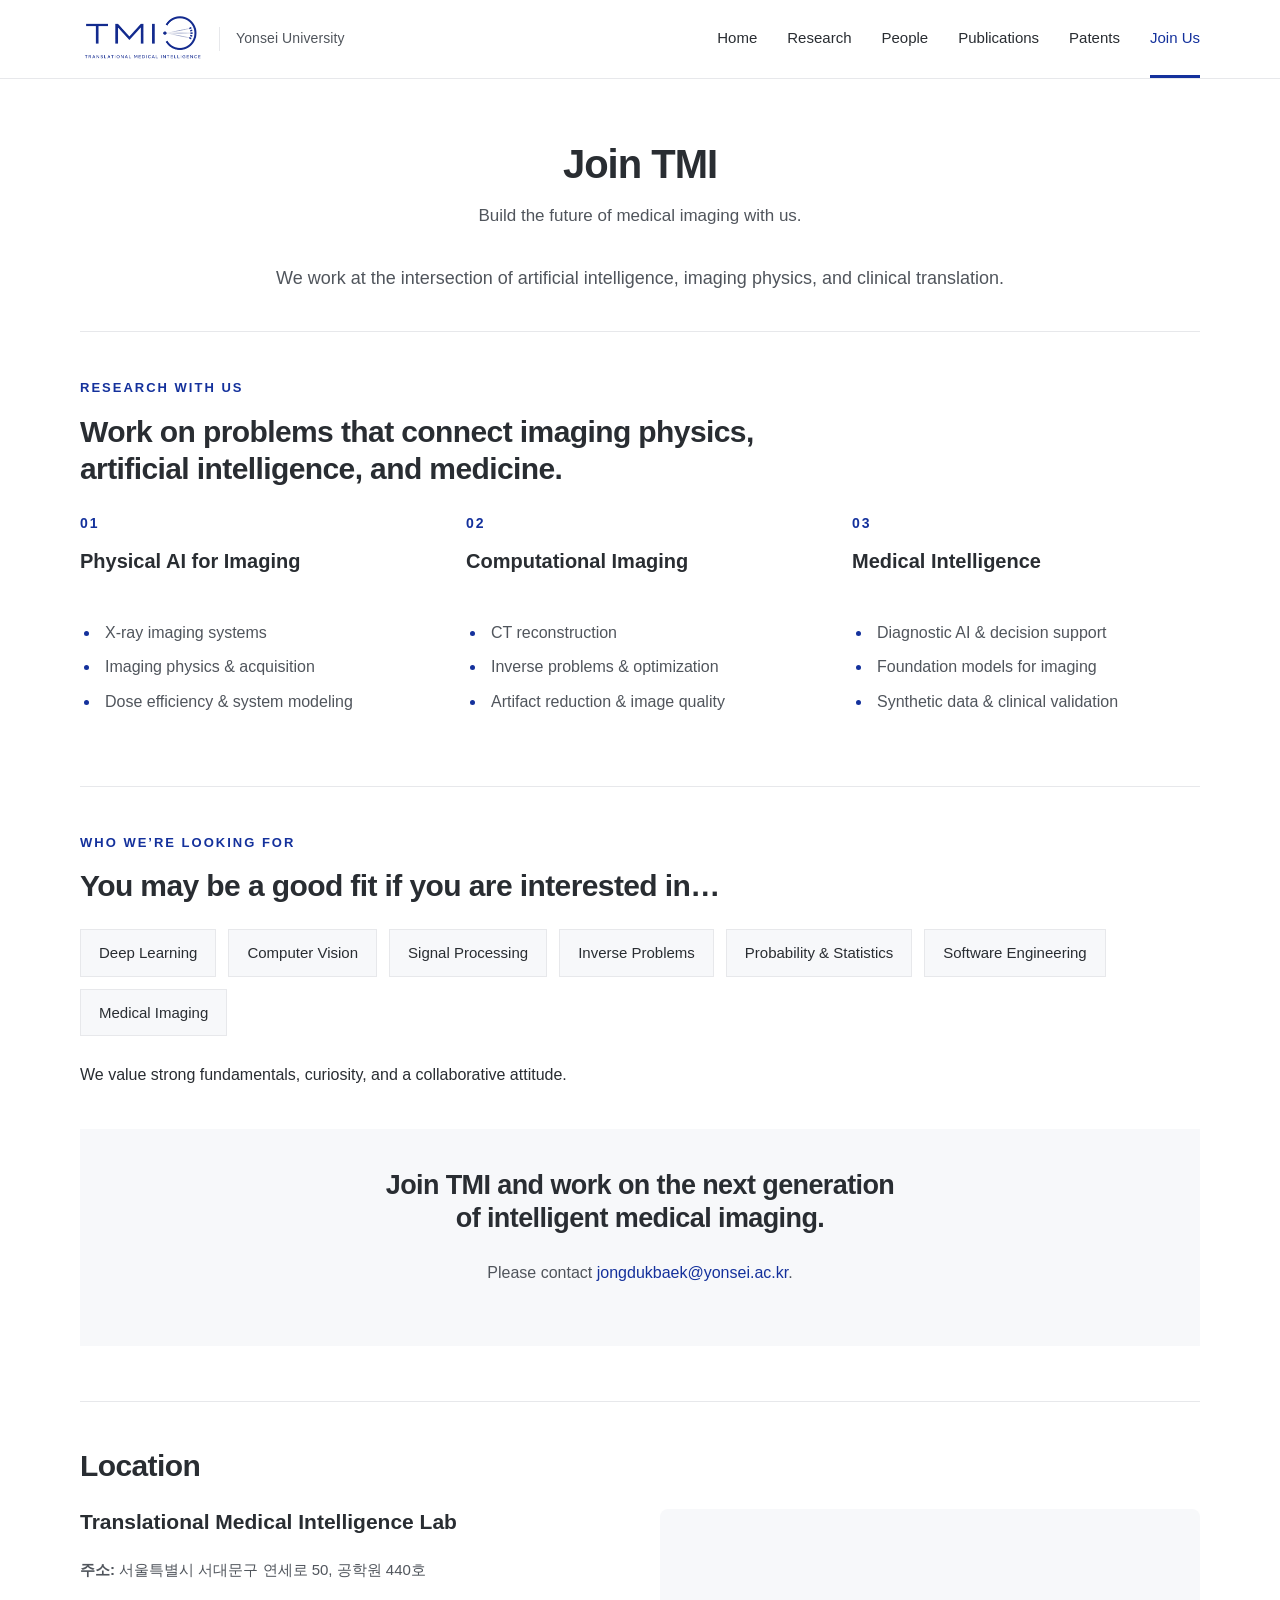
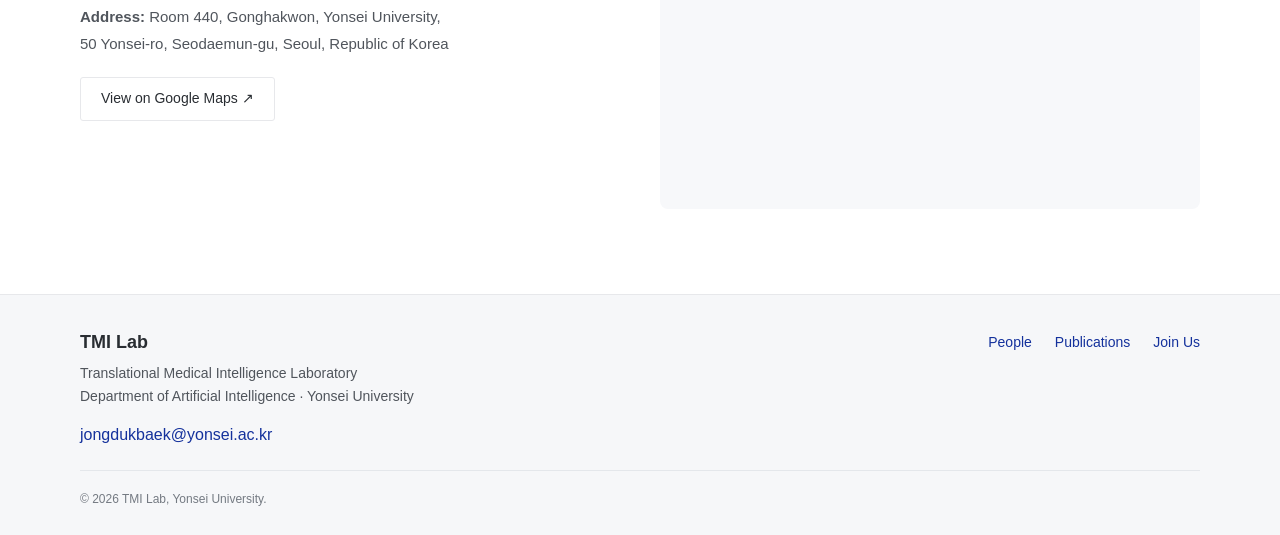
<file: docs/join.html>
<!doctype html><html lang="en"><head><meta charset="utf-8"><meta name="viewport" content="width=device-width, initial-scale=1"><title>Join TMI | TMI Lab · Yonsei University</title><meta name="description" content="Translational Medical Intelligence Lab at Yonsei University. Medical imaging, trustworthy AI, computational imaging, and clinical translation."><meta name="theme-color" content="#14319C"><link rel="icon" type="image/svg+xml" href="favicon.svg"><link rel="stylesheet" href="style.css?v=20260930-memberbullets"><script src="publications.js?v=20260930-autonews" defer></script><script src="site.js?v=20260930-contactmenu" defer></script></head><body><a class="skip" href="#main">Skip to main content</a><header class="site-header"><div class="wrap header-inner"><a class="brand" href="index.html" aria-label="TMI Lab home"><img src="assets/tmi-logo-intelligence.png" alt="TMI"><span>Yonsei University</span></a><button class="menu-toggle" type="button" aria-label="Open navigation" aria-controls="navigation" aria-expanded="false">☰</button><nav id="navigation" class="nav" aria-label="Main navigation"><a href="index.html">Home</a><a href="research.html">Research</a><a href="people.html">People</a><a href="journal.html">Publications</a><a href="patents.html">Patents</a><a href="join.html" aria-current="page">Join Us</a></nav></div></header><main id="main" class="wrap"><div class="page-heading"><h1>Join TMI</h1><p>Build the future of medical imaging with us.</p></div><p class="join-intro">We work at the intersection of artificial intelligence, imaging physics, and clinical translation.</p><section class="section"><p class="eyebrow">Research with us</p><h2>Work on problems that connect imaging physics,<br>artificial intelligence, and medicine.</h2><div class="approach"><article><span class="number">01</span><h3>Physical AI for Imaging</h3><ul class="bullets"><li>X-ray imaging systems</li><li>Imaging physics &amp; acquisition</li><li>Dose efficiency &amp; system modeling</li></ul></article><article><span class="number">02</span><h3>Computational Imaging</h3><ul class="bullets"><li>CT reconstruction</li><li>Inverse problems &amp; optimization</li><li>Artifact reduction &amp; image quality</li></ul></article><article><span class="number">03</span><h3>Medical Intelligence</h3><ul class="bullets"><li>Diagnostic AI &amp; decision support</li><li>Foundation models for imaging</li><li>Synthetic data &amp; clinical validation</li></ul></article></div></section><section class="section"><p class="eyebrow">Who we’re looking for</p><h2>You may be a good fit if you are interested in…</h2><div class="interests"><span>Deep Learning</span><span>Computer Vision</span><span>Signal Processing</span><span>Inverse Problems</span><span>Probability & Statistics</span><span>Software Engineering</span><span>Medical Imaging</span></div><p>We value strong fundamentals, curiosity, and a collaborative attitude.</p><div class="join-contact"><h2>Join TMI and work on the next generation<br>of intelligent medical imaging.</h2><p>Please contact <a href="mailto:jongdukbaek@yonsei.ac.kr">jongdukbaek@yonsei.ac.kr</a>.</p></div></section><section class="section location" aria-labelledby="location-heading"><h2 id="location-heading">Location</h2><div class="location-content"><div class="location-info"><h3>Translational Medical Intelligence Lab</h3><p lang="ko"><strong>주소:</strong> 서울특별시 서대문구 연세로 50, 공학원 440호</p><p><strong>Address:</strong> Room 440, Gonghakwon, Yonsei University,<br>50 Yonsei-ro, Seodaemun-gu, Seoul, Republic of Korea</p><a class="button" href="https://www.google.com/maps/search/?api=1&amp;query=%EC%97%B0%EC%84%B8%EB%8C%80%ED%95%99%EA%B5%90%20%EA%B3%B5%ED%95%99%EC%9B%90%20%EC%84%9C%EC%9A%B8%ED%8A%B9%EB%B3%84%EC%8B%9C%20%EC%84%9C%EB%8C%80%EB%AC%B8%EA%B5%AC%20%EC%97%B0%EC%84%B8%EB%A1%9C%2050" target="_blank" rel="noopener noreferrer">View on Google Maps ↗</a></div><div class="location-map"><iframe title="Map to Yonsei University Gonghakwon" src="https://www.google.com/maps/embed?pb=!1m5!3m3!1m2!1s0x357c9913cd31e10d%3A0x2e862a8b6ba600ad!2z7Jew7IS464yA7ZWZ6rWQIOqzte2VmeybkA!5e0!3m2!1sko!2skr!4v1790727317773!5m2!1sko!2skr" width="100%" height="300" loading="lazy" referrerpolicy="no-referrer-when-downgrade" allowfullscreen></iframe></div></div></section></main><footer class="site-footer"><div class="wrap"><div class="footer-grid"><div><h3>TMI Lab</h3><p>Translational Medical Intelligence Laboratory<br>Department of Artificial Intelligence · Yonsei University</p><a href="mailto:jongdukbaek@yonsei.ac.kr">jongdukbaek@yonsei.ac.kr</a></div><div class="footer-links"><a href="people.html">People</a><a href="journal.html">Publications</a><a href="join.html">Join Us</a></div></div><p class="copyright">© 2026 TMI Lab, Yonsei University.</p></div></footer></body></html>
</file>
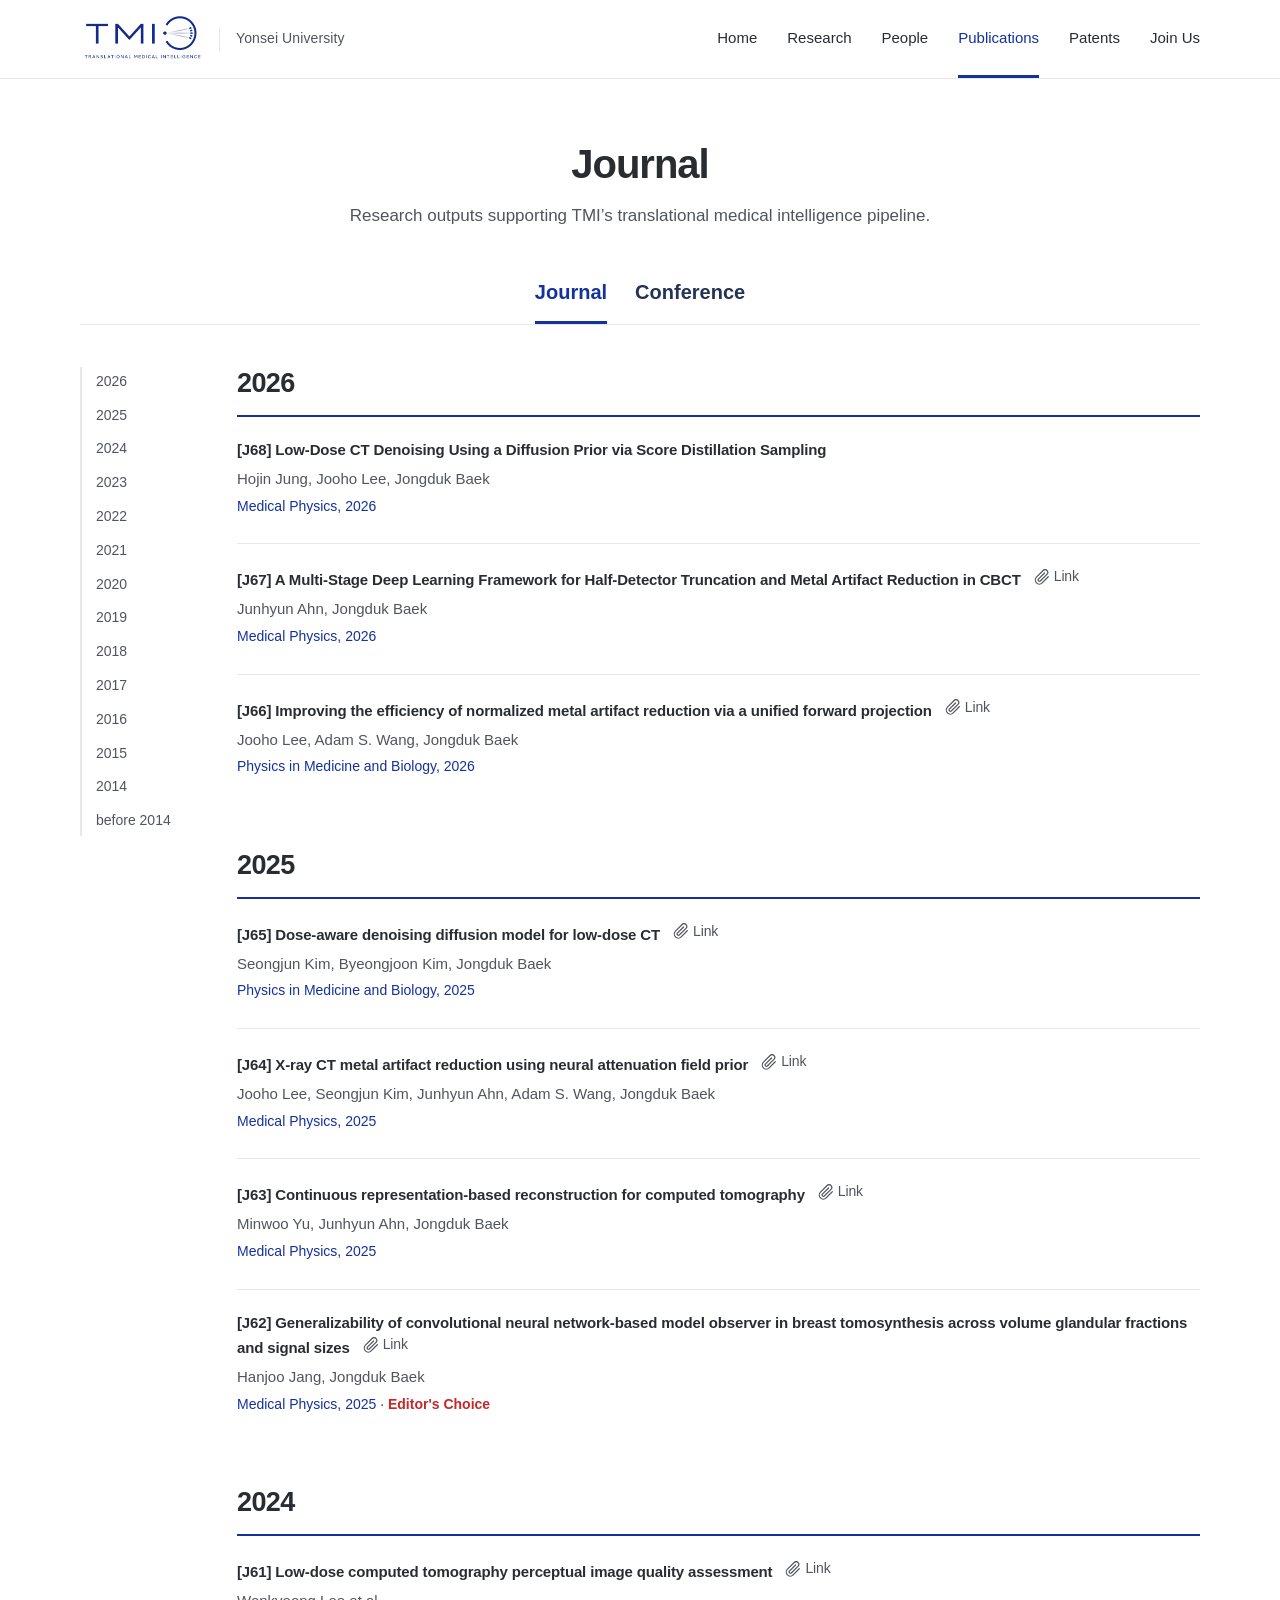
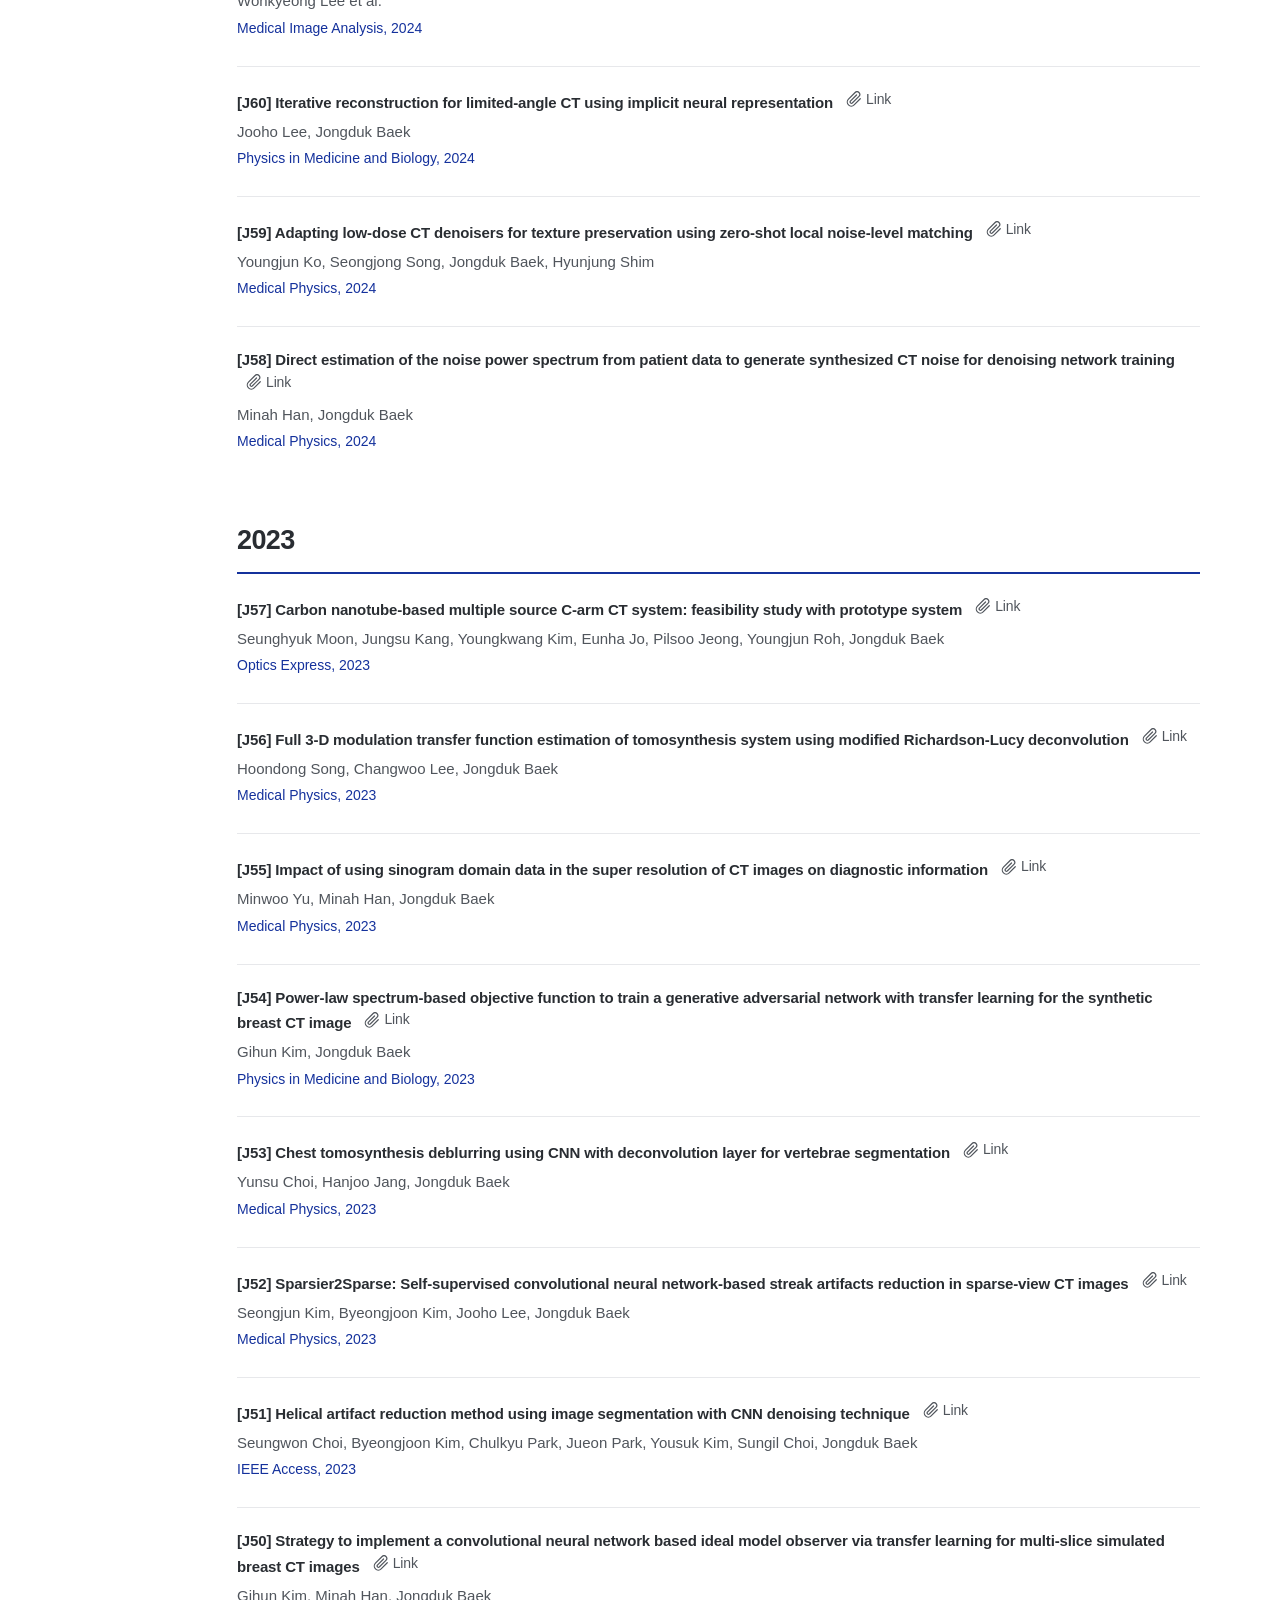
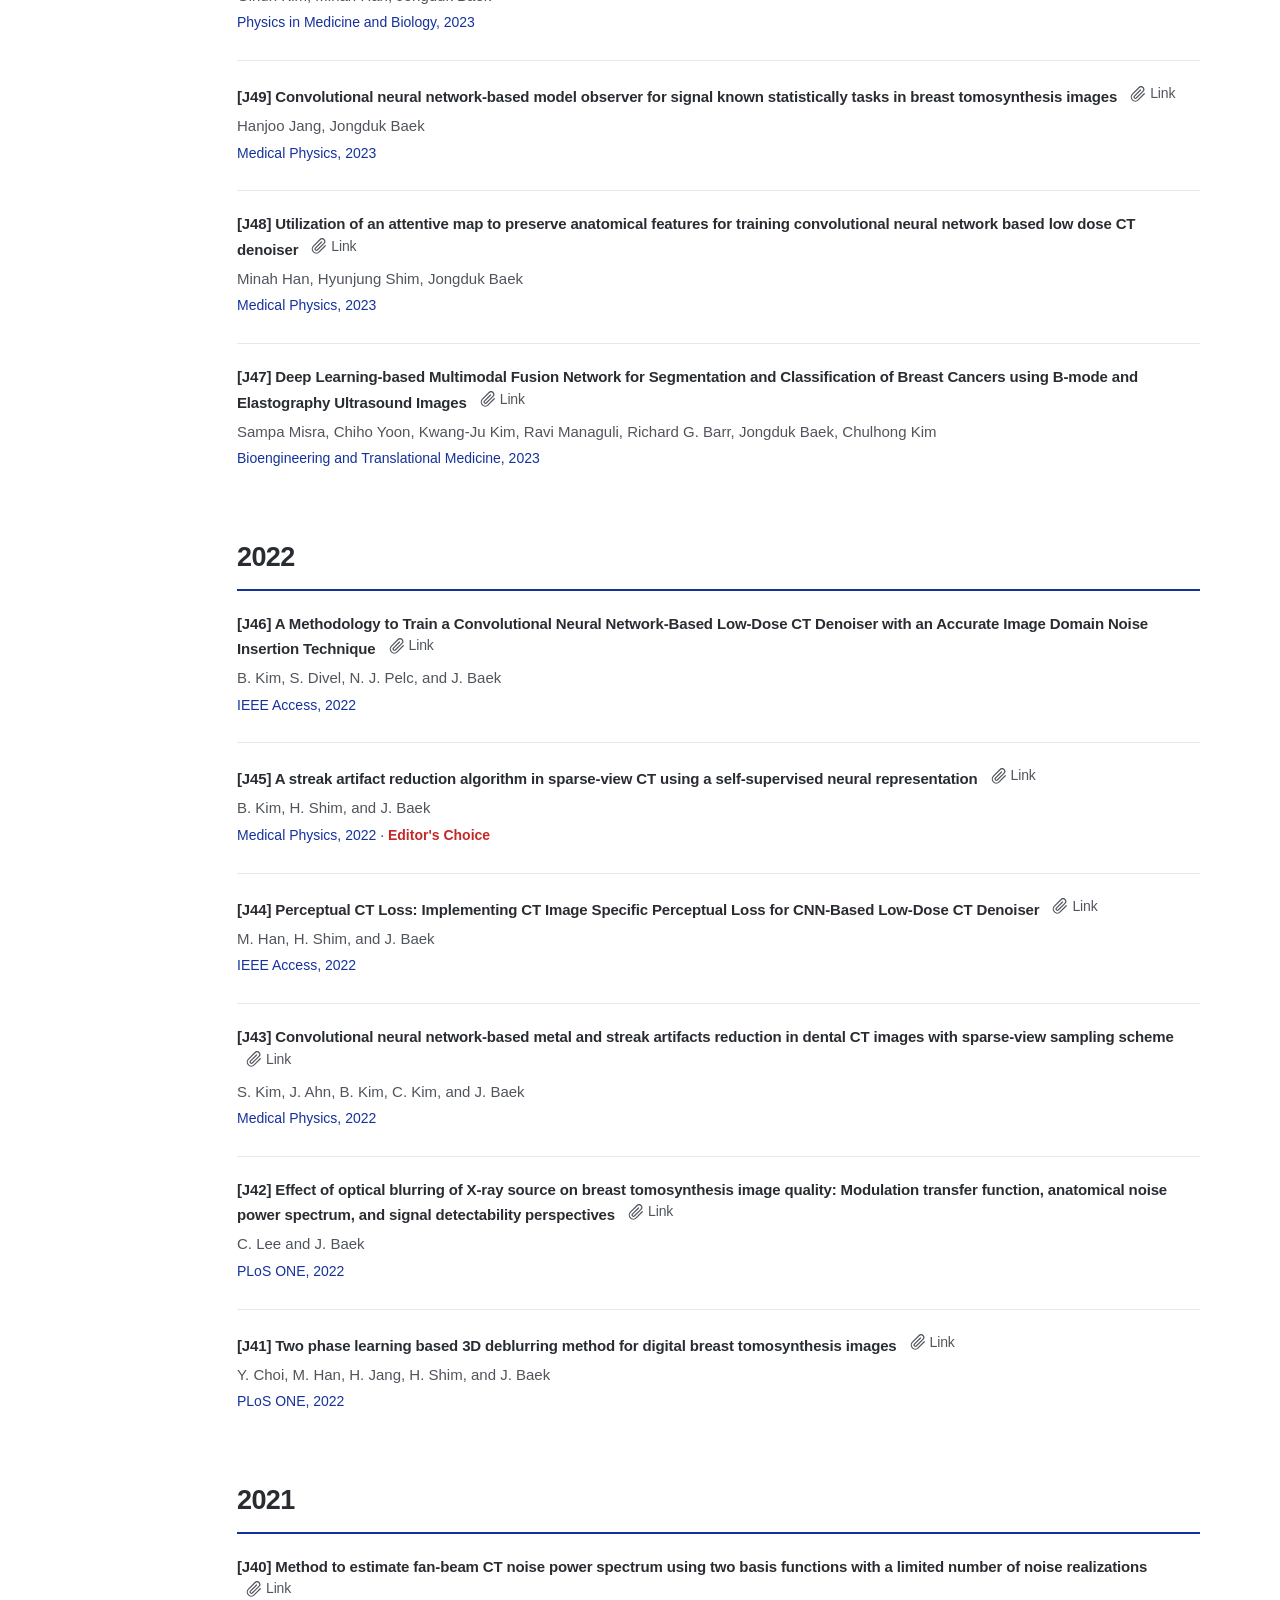
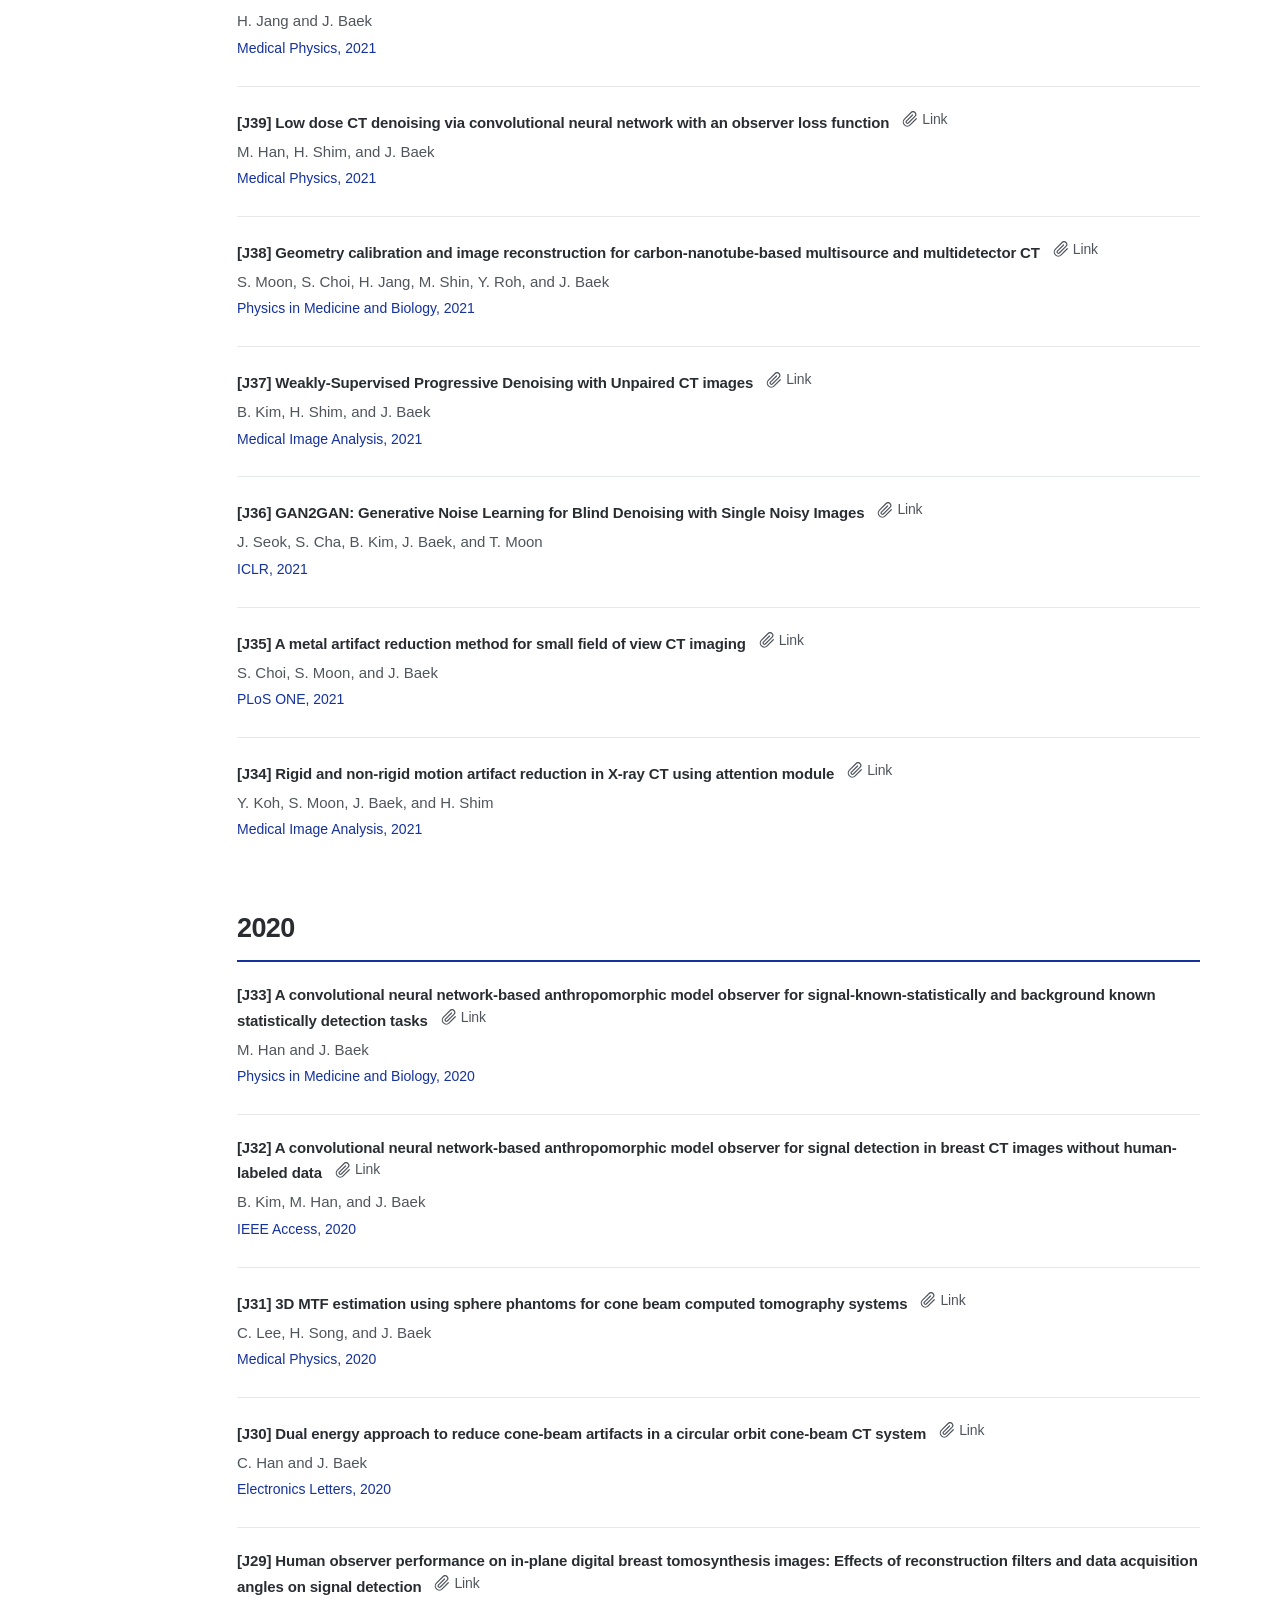
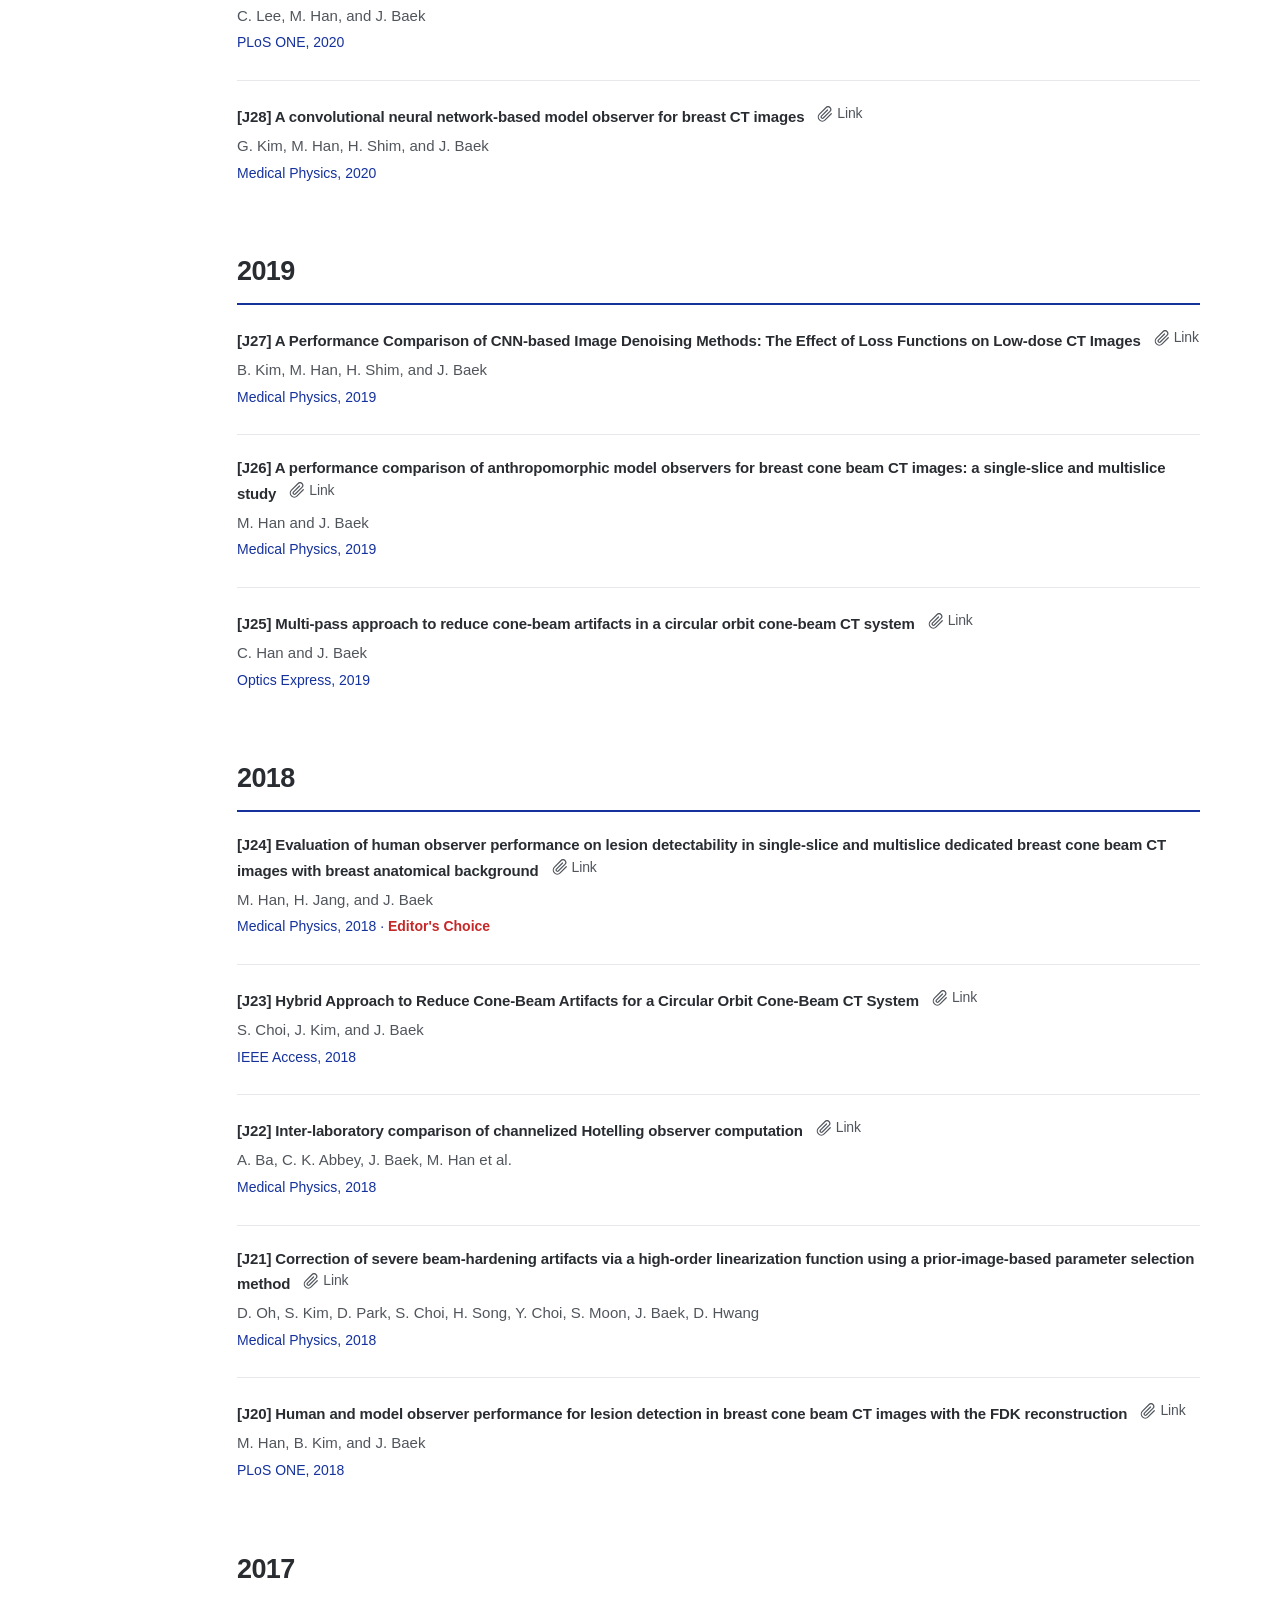
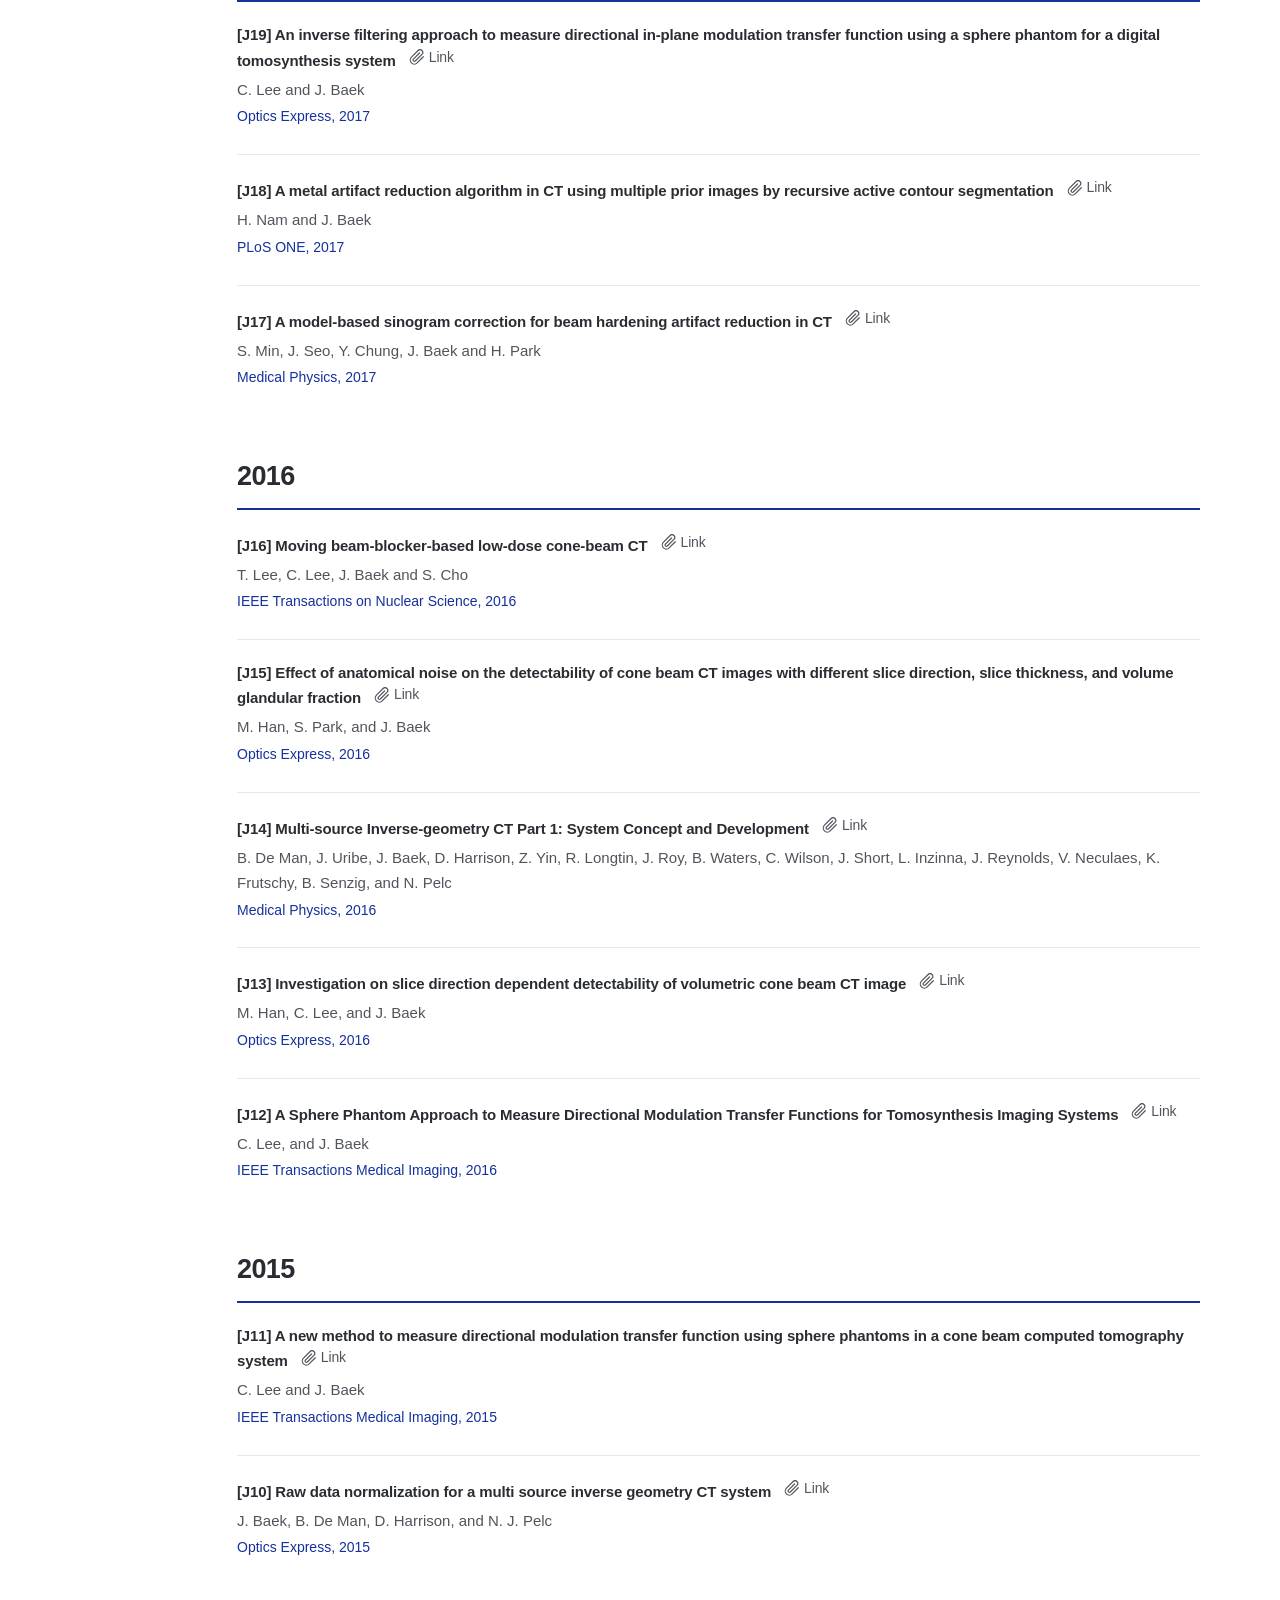
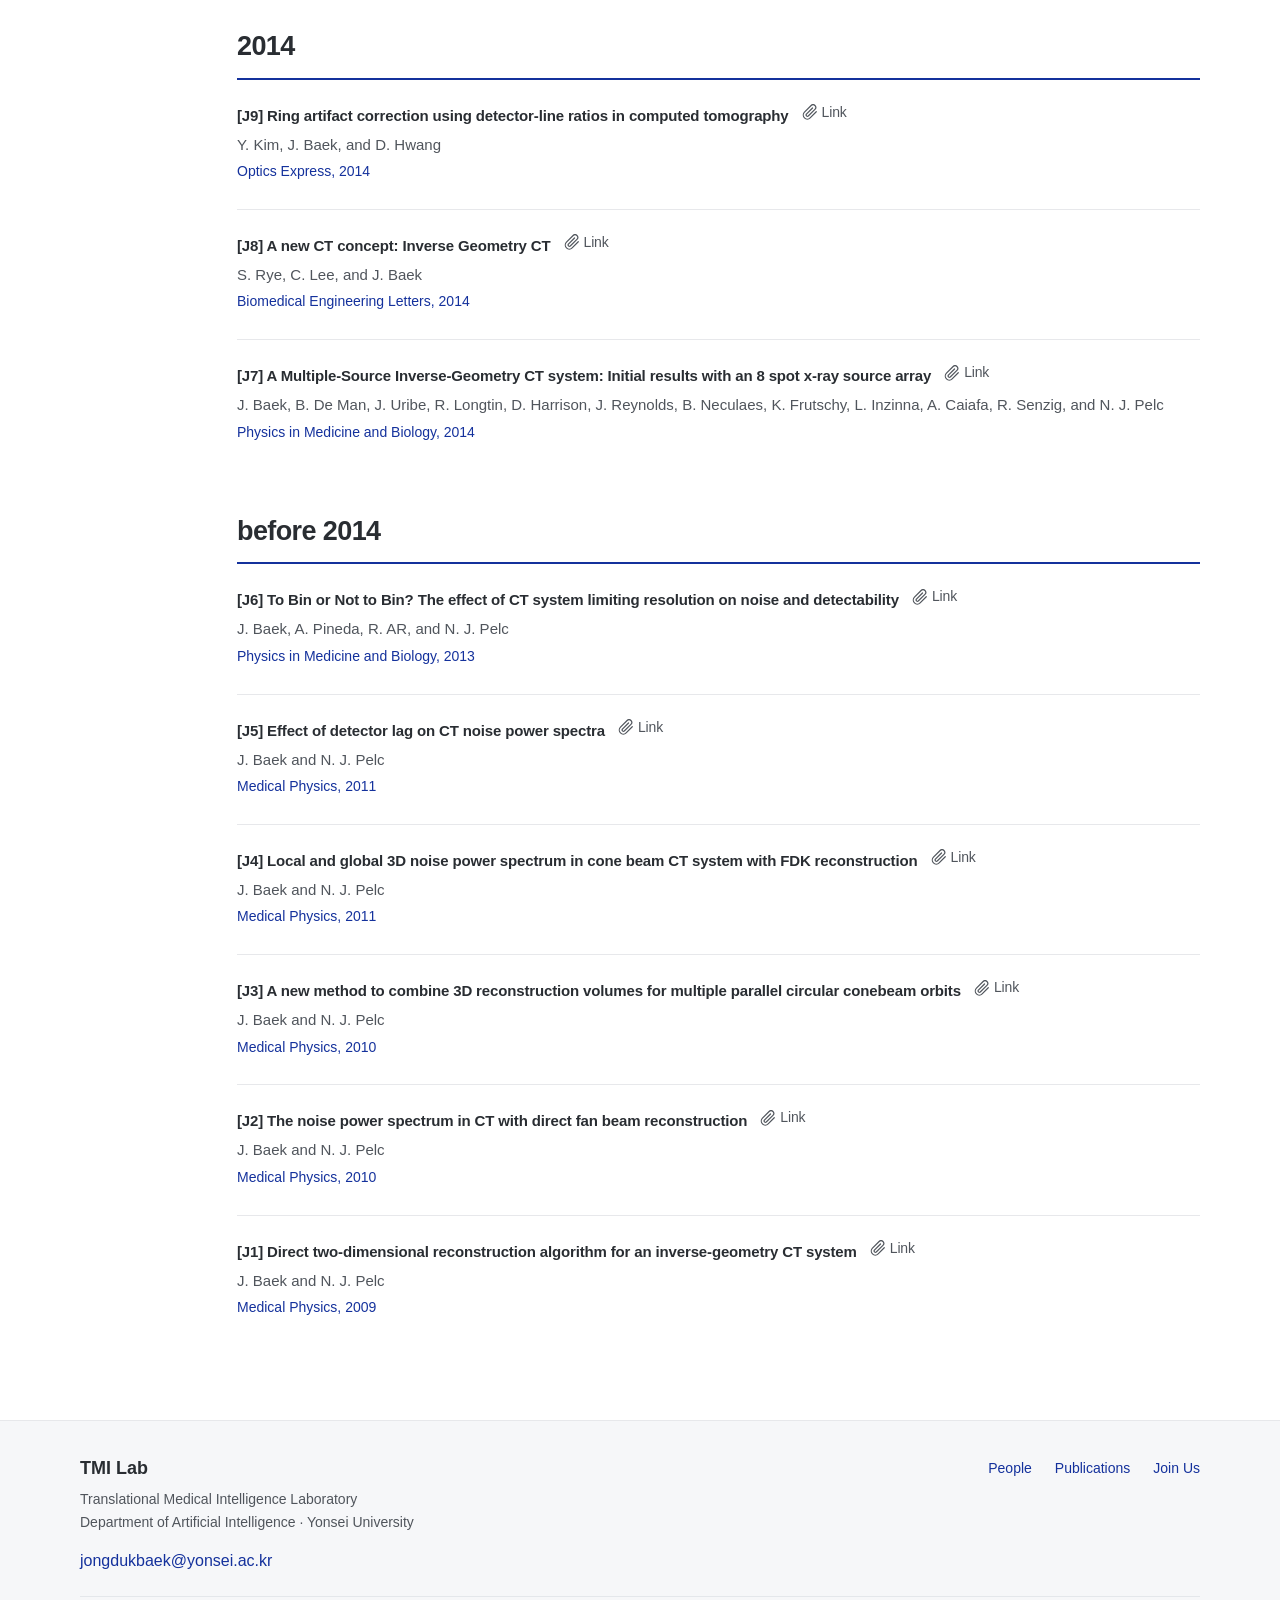
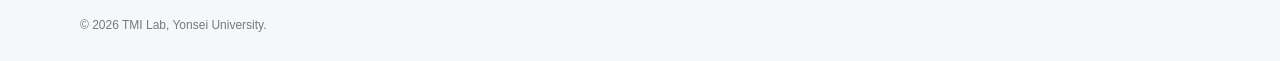
<file: docs/journal.html>
<!doctype html><html lang="en"><head><meta charset="utf-8"><meta name="viewport" content="width=device-width, initial-scale=1"><title>Journal | TMI Lab · Yonsei University</title><meta name="description" content="Translational Medical Intelligence Lab at Yonsei University. Medical imaging, trustworthy AI, computational imaging, and clinical translation."><meta name="theme-color" content="#14319C"><link rel="icon" type="image/svg+xml" href="favicon.svg"><link rel="stylesheet" href="style.css?v=20260930-memberbullets"><script src="publications.js?v=20260930-autonews" defer></script><script src="site.js?v=20260930-contactmenu" defer></script></head><body><a class="skip" href="#main">Skip to main content</a><header class="site-header"><div class="wrap header-inner"><a class="brand" href="index.html" aria-label="TMI Lab home"><img src="assets/tmi-logo-intelligence.png" alt="TMI"><span>Yonsei University</span></a><button class="menu-toggle" type="button" aria-label="Open navigation" aria-controls="navigation" aria-expanded="false">☰</button><nav id="navigation" class="nav" aria-label="Main navigation"><a href="index.html">Home</a><a href="research.html">Research</a><a href="people.html">People</a><a href="journal.html" aria-current="page">Publications</a><a href="patents.html">Patents</a><a href="join.html">Join Us</a></nav></div></header><main id="main" class="wrap"><div class="page-heading"><h1>Journal</h1><p>Research outputs supporting TMI’s translational medical intelligence pipeline.</p></div><nav class="subnav publication-tabs" aria-label="Section navigation"><a href="journal.html" aria-current="page">Journal</a><a href="conference.html">Conference</a></nav><div class="pub-layout" data-journal-publications><nav class="year-nav" aria-label="Publication years"><a href="#year-2026">2026</a><a href="#year-2025">2025</a><a href="#year-2024">2024</a><a href="#year-2023">2023</a><a href="#year-2022">2022</a><a href="#year-2021">2021</a><a href="#year-2020">2020</a><a href="#year-2019">2019</a><a href="#year-2018">2018</a><a href="#year-2017">2017</a><a href="#year-2016">2016</a><a href="#year-2015">2015</a><a href="#year-2014">2014</a><a href="#year-before-2014">before 2014</a></nav><div><section class="year-group" id="year-2026"><h2>2026</h2><article class="publication"><h3>Low-Dose CT Denoising Using a Diffusion Prior via Score Distillation Sampling</h3><p>Hojin Jung, Jooho Lee, Jongduk Baek</p><p class="venue">Medical Physics, 2026</p></article><article class="publication"><h3>A Multi-Stage Deep Learning Framework for Half-Detector Truncation and Metal Artifact Reduction in CBCT <a class="publication-link" href="https://doi.org/10.1002/mp.70604" target="_blank" rel="noopener noreferrer" aria-label="Open paper: A Multi-Stage Deep Learning Framework for Half-Detector Truncation and Metal Artifact Reduction in CBCT"><svg xmlns="http://www.w3.org/2000/svg" width="16" height="16" viewBox="0 0 24 24" fill="none" stroke="currentColor" stroke-width="1.8" stroke-linecap="round" stroke-linejoin="round" aria-hidden="true" focusable="false"><path d="m21.4 11.6-9.2 9.2a6 6 0 0 1-8.5-8.5l10-10a4 4 0 0 1 5.7 5.7l-10 10a2 2 0 0 1-2.8-2.8l9.2-9.2"/></svg><span>Link</span></a></h3><p>Junhyun Ahn, Jongduk Baek</p><p class="venue">Medical Physics, 2026</p></article><article class="publication"><h3>Improving the efficiency of normalized metal artifact reduction via a unified forward projection <a class="publication-link" href="https://doi.org/10.1088/1361-6560/ae3b01" target="_blank" rel="noopener noreferrer" aria-label="Open paper: Improving the efficiency of normalized metal artifact reduction via a unified forward projection"><svg xmlns="http://www.w3.org/2000/svg" width="16" height="16" viewBox="0 0 24 24" fill="none" stroke="currentColor" stroke-width="1.8" stroke-linecap="round" stroke-linejoin="round" aria-hidden="true" focusable="false"><path d="m21.4 11.6-9.2 9.2a6 6 0 0 1-8.5-8.5l10-10a4 4 0 0 1 5.7 5.7l-10 10a2 2 0 0 1-2.8-2.8l9.2-9.2"/></svg><span>Link</span></a></h3><p>Jooho Lee, Adam S. Wang, Jongduk Baek</p><p class="venue">Physics in Medicine and Biology, 2026</p></article></section><section class="year-group" id="year-2025"><h2>2025</h2><article class="publication"><h3>Dose-aware denoising diffusion model for low-dose CT <a class="publication-link" href="https://doi.org/10.1088/1361-6560/ade8cc" target="_blank" rel="noopener noreferrer" aria-label="Open paper: Dose-aware denoising diffusion model for low-dose CT"><svg xmlns="http://www.w3.org/2000/svg" width="16" height="16" viewBox="0 0 24 24" fill="none" stroke="currentColor" stroke-width="1.8" stroke-linecap="round" stroke-linejoin="round" aria-hidden="true" focusable="false"><path d="m21.4 11.6-9.2 9.2a6 6 0 0 1-8.5-8.5l10-10a4 4 0 0 1 5.7 5.7l-10 10a2 2 0 0 1-2.8-2.8l9.2-9.2"/></svg><span>Link</span></a></h3><p>Seongjun Kim, Byeongjoon Kim, Jongduk Baek</p><p class="venue">Physics in Medicine and Biology, 2025</p></article><article class="publication"><h3>X-ray CT metal artifact reduction using neural attenuation field prior <a class="publication-link" href="https://doi.org/10.1002/mp.17859" target="_blank" rel="noopener noreferrer" aria-label="Open paper: X-ray CT metal artifact reduction using neural attenuation field prior"><svg xmlns="http://www.w3.org/2000/svg" width="16" height="16" viewBox="0 0 24 24" fill="none" stroke="currentColor" stroke-width="1.8" stroke-linecap="round" stroke-linejoin="round" aria-hidden="true" focusable="false"><path d="m21.4 11.6-9.2 9.2a6 6 0 0 1-8.5-8.5l10-10a4 4 0 0 1 5.7 5.7l-10 10a2 2 0 0 1-2.8-2.8l9.2-9.2"/></svg><span>Link</span></a></h3><p>Jooho Lee, Seongjun Kim, Junhyun Ahn, Adam S. Wang, Jongduk Baek</p><p class="venue">Medical Physics, 2025</p></article><article class="publication"><h3>Continuous representation-based reconstruction for computed tomography <a class="publication-link" href="https://doi.org/10.1002/mp.17849" target="_blank" rel="noopener noreferrer" aria-label="Open paper: Continuous representation-based reconstruction for computed tomography"><svg xmlns="http://www.w3.org/2000/svg" width="16" height="16" viewBox="0 0 24 24" fill="none" stroke="currentColor" stroke-width="1.8" stroke-linecap="round" stroke-linejoin="round" aria-hidden="true" focusable="false"><path d="m21.4 11.6-9.2 9.2a6 6 0 0 1-8.5-8.5l10-10a4 4 0 0 1 5.7 5.7l-10 10a2 2 0 0 1-2.8-2.8l9.2-9.2"/></svg><span>Link</span></a></h3><p>Minwoo Yu, Junhyun Ahn, Jongduk Baek</p><p class="venue">Medical Physics, 2025</p></article><article class="publication"><h3>Generalizability of convolutional neural network-based model observer in breast tomosynthesis across volume glandular fractions and signal sizes <a class="publication-link" href="https://doi.org/10.1002/mp.17725" target="_blank" rel="noopener noreferrer" aria-label="Open paper: Generalizability of convolutional neural network-based model observer in breast tomosynthesis across volume glandular fractions and signal sizes"><svg xmlns="http://www.w3.org/2000/svg" width="16" height="16" viewBox="0 0 24 24" fill="none" stroke="currentColor" stroke-width="1.8" stroke-linecap="round" stroke-linejoin="round" aria-hidden="true" focusable="false"><path d="m21.4 11.6-9.2 9.2a6 6 0 0 1-8.5-8.5l10-10a4 4 0 0 1 5.7 5.7l-10 10a2 2 0 0 1-2.8-2.8l9.2-9.2"/></svg><span>Link</span></a></h3><p>Hanjoo Jang, Jongduk Baek</p><p class="venue">Medical Physics, 2025 · <span class="publication-distinction">Editor&#x27;s Choice</span></p></article></section><section class="year-group" id="year-2024"><h2>2024</h2><article class="publication"><h3>Low-dose computed tomography perceptual image quality assessment <a class="publication-link" href="https://doi.org/10.1016/j.media.2024.103343" target="_blank" rel="noopener noreferrer" aria-label="Open paper: Low-dose computed tomography perceptual image quality assessment"><svg xmlns="http://www.w3.org/2000/svg" width="16" height="16" viewBox="0 0 24 24" fill="none" stroke="currentColor" stroke-width="1.8" stroke-linecap="round" stroke-linejoin="round" aria-hidden="true" focusable="false"><path d="m21.4 11.6-9.2 9.2a6 6 0 0 1-8.5-8.5l10-10a4 4 0 0 1 5.7 5.7l-10 10a2 2 0 0 1-2.8-2.8l9.2-9.2"/></svg><span>Link</span></a></h3><p>Wonkyeong Lee et al.</p><p class="venue">Medical Image Analysis, 2024</p></article><article class="publication"><h3>Iterative reconstruction for limited-angle CT using implicit neural representation <a class="publication-link" href="https://doi.org/10.1088/1361-6560/ad3c8e" target="_blank" rel="noopener noreferrer" aria-label="Open paper: Iterative reconstruction for limited-angle CT using implicit neural representation"><svg xmlns="http://www.w3.org/2000/svg" width="16" height="16" viewBox="0 0 24 24" fill="none" stroke="currentColor" stroke-width="1.8" stroke-linecap="round" stroke-linejoin="round" aria-hidden="true" focusable="false"><path d="m21.4 11.6-9.2 9.2a6 6 0 0 1-8.5-8.5l10-10a4 4 0 0 1 5.7 5.7l-10 10a2 2 0 0 1-2.8-2.8l9.2-9.2"/></svg><span>Link</span></a></h3><p>Jooho Lee, Jongduk Baek</p><p class="venue">Physics in Medicine and Biology, 2024</p></article><article class="publication"><h3>Adapting low-dose CT denoisers for texture preservation using zero-shot local noise-level matching <a class="publication-link" href="https://doi.org/10.1002/mp.17015" target="_blank" rel="noopener noreferrer" aria-label="Open paper: Adapting low-dose CT denoisers for texture preservation using zero-shot local noise-level matching"><svg xmlns="http://www.w3.org/2000/svg" width="16" height="16" viewBox="0 0 24 24" fill="none" stroke="currentColor" stroke-width="1.8" stroke-linecap="round" stroke-linejoin="round" aria-hidden="true" focusable="false"><path d="m21.4 11.6-9.2 9.2a6 6 0 0 1-8.5-8.5l10-10a4 4 0 0 1 5.7 5.7l-10 10a2 2 0 0 1-2.8-2.8l9.2-9.2"/></svg><span>Link</span></a></h3><p>Youngjun Ko, Seongjong Song, Jongduk Baek, Hyunjung Shim</p><p class="venue">Medical Physics, 2024</p></article><article class="publication"><h3>Direct estimation of the noise power spectrum from patient data to generate synthesized CT noise for denoising network training <a class="publication-link" href="https://doi.org/10.1002/mp.16963" target="_blank" rel="noopener noreferrer" aria-label="Open paper: Direct estimation of the noise power spectrum from patient data to generate synthesized CT noise for denoising network training"><svg xmlns="http://www.w3.org/2000/svg" width="16" height="16" viewBox="0 0 24 24" fill="none" stroke="currentColor" stroke-width="1.8" stroke-linecap="round" stroke-linejoin="round" aria-hidden="true" focusable="false"><path d="m21.4 11.6-9.2 9.2a6 6 0 0 1-8.5-8.5l10-10a4 4 0 0 1 5.7 5.7l-10 10a2 2 0 0 1-2.8-2.8l9.2-9.2"/></svg><span>Link</span></a></h3><p>Minah Han, Jongduk Baek</p><p class="venue">Medical Physics, 2024</p></article></section><section class="year-group" id="year-2023"><h2>2023</h2><article class="publication"><h3>Carbon nanotube-based multiple source C-arm CT system: feasibility study with prototype system <a class="publication-link" href="https://doi.org/10.1364/oe.503421" target="_blank" rel="noopener noreferrer" aria-label="Open paper: Carbon nanotube-based multiple source C-arm CT system: feasibility study with prototype system"><svg xmlns="http://www.w3.org/2000/svg" width="16" height="16" viewBox="0 0 24 24" fill="none" stroke="currentColor" stroke-width="1.8" stroke-linecap="round" stroke-linejoin="round" aria-hidden="true" focusable="false"><path d="m21.4 11.6-9.2 9.2a6 6 0 0 1-8.5-8.5l10-10a4 4 0 0 1 5.7 5.7l-10 10a2 2 0 0 1-2.8-2.8l9.2-9.2"/></svg><span>Link</span></a></h3><p>Seunghyuk Moon, Jungsu Kang, Youngkwang Kim, Eunha Jo, Pilsoo Jeong, Youngjun Roh, Jongduk Baek</p><p class="venue">Optics Express, 2023</p></article><article class="publication"><h3>Full 3-D modulation transfer function estimation of tomosynthesis system using modified Richardson-Lucy deconvolution <a class="publication-link" href="https://doi.org/10.1002/mp.16843" target="_blank" rel="noopener noreferrer" aria-label="Open paper: Full 3-D modulation transfer function estimation of tomosynthesis system using modified Richardson-Lucy deconvolution"><svg xmlns="http://www.w3.org/2000/svg" width="16" height="16" viewBox="0 0 24 24" fill="none" stroke="currentColor" stroke-width="1.8" stroke-linecap="round" stroke-linejoin="round" aria-hidden="true" focusable="false"><path d="m21.4 11.6-9.2 9.2a6 6 0 0 1-8.5-8.5l10-10a4 4 0 0 1 5.7 5.7l-10 10a2 2 0 0 1-2.8-2.8l9.2-9.2"/></svg><span>Link</span></a></h3><p>Hoondong Song, Changwoo Lee, Jongduk Baek</p><p class="venue">Medical Physics, 2023</p></article><article class="publication"><h3>Impact of using sinogram domain data in the super resolution of CT images on diagnostic information <a class="publication-link" href="https://doi.org/10.1002/mp.16807" target="_blank" rel="noopener noreferrer" aria-label="Open paper: Impact of using sinogram domain data in the super resolution of CT images on diagnostic information"><svg xmlns="http://www.w3.org/2000/svg" width="16" height="16" viewBox="0 0 24 24" fill="none" stroke="currentColor" stroke-width="1.8" stroke-linecap="round" stroke-linejoin="round" aria-hidden="true" focusable="false"><path d="m21.4 11.6-9.2 9.2a6 6 0 0 1-8.5-8.5l10-10a4 4 0 0 1 5.7 5.7l-10 10a2 2 0 0 1-2.8-2.8l9.2-9.2"/></svg><span>Link</span></a></h3><p>Minwoo Yu, Minah Han, Jongduk Baek</p><p class="venue">Medical Physics, 2023</p></article><article class="publication"><h3>Power-law spectrum-based objective function to train a generative adversarial network with transfer learning for the synthetic breast CT image <a class="publication-link" href="https://doi.org/10.1088/1361-6560/acfadf" target="_blank" rel="noopener noreferrer" aria-label="Open paper: Power-law spectrum-based objective function to train a generative adversarial network with transfer learning for the synthetic breast CT image"><svg xmlns="http://www.w3.org/2000/svg" width="16" height="16" viewBox="0 0 24 24" fill="none" stroke="currentColor" stroke-width="1.8" stroke-linecap="round" stroke-linejoin="round" aria-hidden="true" focusable="false"><path d="m21.4 11.6-9.2 9.2a6 6 0 0 1-8.5-8.5l10-10a4 4 0 0 1 5.7 5.7l-10 10a2 2 0 0 1-2.8-2.8l9.2-9.2"/></svg><span>Link</span></a></h3><p>Gihun Kim, Jongduk Baek</p><p class="venue">Physics in Medicine and Biology, 2023</p></article><article class="publication"><h3>Chest tomosynthesis deblurring using CNN with deconvolution layer for vertebrae segmentation <a class="publication-link" href="https://doi.org/10.1002/mp.16576" target="_blank" rel="noopener noreferrer" aria-label="Open paper: Chest tomosynthesis deblurring using CNN with deconvolution layer for vertebrae segmentation"><svg xmlns="http://www.w3.org/2000/svg" width="16" height="16" viewBox="0 0 24 24" fill="none" stroke="currentColor" stroke-width="1.8" stroke-linecap="round" stroke-linejoin="round" aria-hidden="true" focusable="false"><path d="m21.4 11.6-9.2 9.2a6 6 0 0 1-8.5-8.5l10-10a4 4 0 0 1 5.7 5.7l-10 10a2 2 0 0 1-2.8-2.8l9.2-9.2"/></svg><span>Link</span></a></h3><p>Yunsu Choi, Hanjoo Jang, Jongduk Baek</p><p class="venue">Medical Physics, 2023</p></article><article class="publication"><h3>Sparsier2Sparse: Self-supervised convolutional neural network-based streak artifacts reduction in sparse-view CT images <a class="publication-link" href="https://doi.org/10.1002/mp.16552" target="_blank" rel="noopener noreferrer" aria-label="Open paper: Sparsier2Sparse: Self-supervised convolutional neural network-based streak artifacts reduction in sparse-view CT images"><svg xmlns="http://www.w3.org/2000/svg" width="16" height="16" viewBox="0 0 24 24" fill="none" stroke="currentColor" stroke-width="1.8" stroke-linecap="round" stroke-linejoin="round" aria-hidden="true" focusable="false"><path d="m21.4 11.6-9.2 9.2a6 6 0 0 1-8.5-8.5l10-10a4 4 0 0 1 5.7 5.7l-10 10a2 2 0 0 1-2.8-2.8l9.2-9.2"/></svg><span>Link</span></a></h3><p>Seongjun Kim, Byeongjoon Kim, Jooho Lee, Jongduk Baek</p><p class="venue">Medical Physics, 2023</p></article><article class="publication"><h3>Helical artifact reduction method using image segmentation with CNN denoising technique <a class="publication-link" href="https://doi.org/10.1109/access.2023.3276864" target="_blank" rel="noopener noreferrer" aria-label="Open paper: Helical artifact reduction method using image segmentation with CNN denoising technique"><svg xmlns="http://www.w3.org/2000/svg" width="16" height="16" viewBox="0 0 24 24" fill="none" stroke="currentColor" stroke-width="1.8" stroke-linecap="round" stroke-linejoin="round" aria-hidden="true" focusable="false"><path d="m21.4 11.6-9.2 9.2a6 6 0 0 1-8.5-8.5l10-10a4 4 0 0 1 5.7 5.7l-10 10a2 2 0 0 1-2.8-2.8l9.2-9.2"/></svg><span>Link</span></a></h3><p>Seungwon Choi, Byeongjoon Kim, Chulkyu Park, Jueon Park, Yousuk Kim, Sungil Choi, Jongduk Baek</p><p class="venue">IEEE Access, 2023</p></article><article class="publication"><h3>Strategy to implement a convolutional neural network based ideal model observer via transfer learning for multi-slice simulated breast CT images <a class="publication-link" href="https://doi.org/10.1088/1361-6560/acd222" target="_blank" rel="noopener noreferrer" aria-label="Open paper: Strategy to implement a convolutional neural network based ideal model observer via transfer learning for multi-slice simulated breast CT images"><svg xmlns="http://www.w3.org/2000/svg" width="16" height="16" viewBox="0 0 24 24" fill="none" stroke="currentColor" stroke-width="1.8" stroke-linecap="round" stroke-linejoin="round" aria-hidden="true" focusable="false"><path d="m21.4 11.6-9.2 9.2a6 6 0 0 1-8.5-8.5l10-10a4 4 0 0 1 5.7 5.7l-10 10a2 2 0 0 1-2.8-2.8l9.2-9.2"/></svg><span>Link</span></a></h3><p>Gihun Kim, Minah Han, Jongduk Baek</p><p class="venue">Physics in Medicine and Biology, 2023</p></article><article class="publication"><h3>Convolutional neural network-based model observer for signal known statistically tasks in breast tomosynthesis images <a class="publication-link" href="https://doi.org/10.1002/mp.16395" target="_blank" rel="noopener noreferrer" aria-label="Open paper: Convolutional neural network-based model observer for signal known statistically tasks in breast tomosynthesis images"><svg xmlns="http://www.w3.org/2000/svg" width="16" height="16" viewBox="0 0 24 24" fill="none" stroke="currentColor" stroke-width="1.8" stroke-linecap="round" stroke-linejoin="round" aria-hidden="true" focusable="false"><path d="m21.4 11.6-9.2 9.2a6 6 0 0 1-8.5-8.5l10-10a4 4 0 0 1 5.7 5.7l-10 10a2 2 0 0 1-2.8-2.8l9.2-9.2"/></svg><span>Link</span></a></h3><p>Hanjoo Jang, Jongduk Baek</p><p class="venue">Medical Physics, 2023</p></article><article class="publication"><h3>Utilization of an attentive map to preserve anatomical features for training convolutional neural network based low dose CT denoiser <a class="publication-link" href="https://doi.org/10.1002/mp.16263" target="_blank" rel="noopener noreferrer" aria-label="Open paper: Utilization of an attentive map to preserve anatomical features for training convolutional neural network based low dose CT denoiser"><svg xmlns="http://www.w3.org/2000/svg" width="16" height="16" viewBox="0 0 24 24" fill="none" stroke="currentColor" stroke-width="1.8" stroke-linecap="round" stroke-linejoin="round" aria-hidden="true" focusable="false"><path d="m21.4 11.6-9.2 9.2a6 6 0 0 1-8.5-8.5l10-10a4 4 0 0 1 5.7 5.7l-10 10a2 2 0 0 1-2.8-2.8l9.2-9.2"/></svg><span>Link</span></a></h3><p>Minah Han, Hyunjung Shim, Jongduk Baek</p><p class="venue">Medical Physics, 2023</p></article><article class="publication"><h3>Deep Learning-based Multimodal Fusion Network for Segmentation and Classification of Breast Cancers using B-mode and Elastography Ultrasound Images <a class="publication-link" href="https://doi.org/10.1002/btm2.10480" target="_blank" rel="noopener noreferrer" aria-label="Open paper: Deep Learning-based Multimodal Fusion Network for Segmentation and Classification of Breast Cancers using B-mode and Elastography Ultrasound Images"><svg xmlns="http://www.w3.org/2000/svg" width="16" height="16" viewBox="0 0 24 24" fill="none" stroke="currentColor" stroke-width="1.8" stroke-linecap="round" stroke-linejoin="round" aria-hidden="true" focusable="false"><path d="m21.4 11.6-9.2 9.2a6 6 0 0 1-8.5-8.5l10-10a4 4 0 0 1 5.7 5.7l-10 10a2 2 0 0 1-2.8-2.8l9.2-9.2"/></svg><span>Link</span></a></h3><p>Sampa Misra, Chiho Yoon, Kwang-Ju Kim, Ravi Managuli, Richard G. Barr, Jongduk Baek, Chulhong Kim</p><p class="venue">Bioengineering and Translational Medicine, 2023</p></article></section><section class="year-group" id="year-2022"><h2>2022</h2><article class="publication"><h3>A Methodology to Train a Convolutional Neural Network-Based Low-Dose CT Denoiser with an Accurate Image Domain Noise Insertion Technique <a class="publication-link" href="https://doi.org/10.1109/access.2022.3198948" target="_blank" rel="noopener noreferrer" aria-label="Open paper: A Methodology to Train a Convolutional Neural Network-Based Low-Dose CT Denoiser with an Accurate Image Domain Noise Insertion Technique"><svg xmlns="http://www.w3.org/2000/svg" width="16" height="16" viewBox="0 0 24 24" fill="none" stroke="currentColor" stroke-width="1.8" stroke-linecap="round" stroke-linejoin="round" aria-hidden="true" focusable="false"><path d="m21.4 11.6-9.2 9.2a6 6 0 0 1-8.5-8.5l10-10a4 4 0 0 1 5.7 5.7l-10 10a2 2 0 0 1-2.8-2.8l9.2-9.2"/></svg><span>Link</span></a></h3><p>B. Kim, S. Divel, N. J. Pelc, and J. Baek</p><p class="venue">IEEE Access, 2022</p></article><article class="publication"><h3>A streak artifact reduction algorithm in sparse-view CT using a self-supervised neural representation <a class="publication-link" href="https://doi.org/10.1002/mp.15885" target="_blank" rel="noopener noreferrer" aria-label="Open paper: A streak artifact reduction algorithm in sparse-view CT using a self-supervised neural representation"><svg xmlns="http://www.w3.org/2000/svg" width="16" height="16" viewBox="0 0 24 24" fill="none" stroke="currentColor" stroke-width="1.8" stroke-linecap="round" stroke-linejoin="round" aria-hidden="true" focusable="false"><path d="m21.4 11.6-9.2 9.2a6 6 0 0 1-8.5-8.5l10-10a4 4 0 0 1 5.7 5.7l-10 10a2 2 0 0 1-2.8-2.8l9.2-9.2"/></svg><span>Link</span></a></h3><p>B. Kim, H. Shim, and J. Baek</p><p class="venue">Medical Physics, 2022 · <span class="publication-distinction">Editor&#x27;s Choice</span></p></article><article class="publication"><h3>Perceptual CT Loss: Implementing CT Image Specific Perceptual Loss for CNN-Based Low-Dose CT Denoiser <a class="publication-link" href="https://doi.org/10.1109/access.2022.3182821" target="_blank" rel="noopener noreferrer" aria-label="Open paper: Perceptual CT Loss: Implementing CT Image Specific Perceptual Loss for CNN-Based Low-Dose CT Denoiser"><svg xmlns="http://www.w3.org/2000/svg" width="16" height="16" viewBox="0 0 24 24" fill="none" stroke="currentColor" stroke-width="1.8" stroke-linecap="round" stroke-linejoin="round" aria-hidden="true" focusable="false"><path d="m21.4 11.6-9.2 9.2a6 6 0 0 1-8.5-8.5l10-10a4 4 0 0 1 5.7 5.7l-10 10a2 2 0 0 1-2.8-2.8l9.2-9.2"/></svg><span>Link</span></a></h3><p>M. Han, H. Shim, and J. Baek</p><p class="venue">IEEE Access, 2022</p></article><article class="publication"><h3>Convolutional neural network-based metal and streak artifacts reduction in dental CT images with sparse-view sampling scheme <a class="publication-link" href="https://doi.org/10.1002/mp.15884" target="_blank" rel="noopener noreferrer" aria-label="Open paper: Convolutional neural network-based metal and streak artifacts reduction in dental CT images with sparse-view sampling scheme"><svg xmlns="http://www.w3.org/2000/svg" width="16" height="16" viewBox="0 0 24 24" fill="none" stroke="currentColor" stroke-width="1.8" stroke-linecap="round" stroke-linejoin="round" aria-hidden="true" focusable="false"><path d="m21.4 11.6-9.2 9.2a6 6 0 0 1-8.5-8.5l10-10a4 4 0 0 1 5.7 5.7l-10 10a2 2 0 0 1-2.8-2.8l9.2-9.2"/></svg><span>Link</span></a></h3><p>S. Kim, J. Ahn, B. Kim, C. Kim, and J. Baek</p><p class="venue">Medical Physics, 2022</p></article><article class="publication"><h3>Effect of optical blurring of X-ray source on breast tomosynthesis image quality: Modulation transfer function, anatomical noise power spectrum, and signal detectability perspectives <a class="publication-link" href="https://doi.org/10.1371/journal.pone.0267850" target="_blank" rel="noopener noreferrer" aria-label="Open paper: Effect of optical blurring of X-ray source on breast tomosynthesis image quality: Modulation transfer function, anatomical noise power spectrum, and signal detectability perspectives"><svg xmlns="http://www.w3.org/2000/svg" width="16" height="16" viewBox="0 0 24 24" fill="none" stroke="currentColor" stroke-width="1.8" stroke-linecap="round" stroke-linejoin="round" aria-hidden="true" focusable="false"><path d="m21.4 11.6-9.2 9.2a6 6 0 0 1-8.5-8.5l10-10a4 4 0 0 1 5.7 5.7l-10 10a2 2 0 0 1-2.8-2.8l9.2-9.2"/></svg><span>Link</span></a></h3><p>C. Lee and J. Baek</p><p class="venue">PLoS ONE, 2022</p></article><article class="publication"><h3>Two phase learning based 3D deblurring method for digital breast tomosynthesis images <a class="publication-link" href="https://doi.org/10.1371/journal.pone.0262736" target="_blank" rel="noopener noreferrer" aria-label="Open paper: Two phase learning based 3D deblurring method for digital breast tomosynthesis images"><svg xmlns="http://www.w3.org/2000/svg" width="16" height="16" viewBox="0 0 24 24" fill="none" stroke="currentColor" stroke-width="1.8" stroke-linecap="round" stroke-linejoin="round" aria-hidden="true" focusable="false"><path d="m21.4 11.6-9.2 9.2a6 6 0 0 1-8.5-8.5l10-10a4 4 0 0 1 5.7 5.7l-10 10a2 2 0 0 1-2.8-2.8l9.2-9.2"/></svg><span>Link</span></a></h3><p>Y. Choi, M. Han, H. Jang, H. Shim, and J. Baek</p><p class="venue">PLoS ONE, 2022</p></article></section><section class="year-group" id="year-2021"><h2>2021</h2><article class="publication"><h3>Method to estimate fan-beam CT noise power spectrum using two basis functions with a limited number of noise realizations <a class="publication-link" href="https://doi.org/10.1002/mp.15445" target="_blank" rel="noopener noreferrer" aria-label="Open paper: Method to estimate fan-beam CT noise power spectrum using two basis functions with a limited number of noise realizations"><svg xmlns="http://www.w3.org/2000/svg" width="16" height="16" viewBox="0 0 24 24" fill="none" stroke="currentColor" stroke-width="1.8" stroke-linecap="round" stroke-linejoin="round" aria-hidden="true" focusable="false"><path d="m21.4 11.6-9.2 9.2a6 6 0 0 1-8.5-8.5l10-10a4 4 0 0 1 5.7 5.7l-10 10a2 2 0 0 1-2.8-2.8l9.2-9.2"/></svg><span>Link</span></a></h3><p>H. Jang and J. Baek</p><p class="venue">Medical Physics, 2021</p></article><article class="publication"><h3>Low dose CT denoising via convolutional neural network with an observer loss function <a class="publication-link" href="https://doi.org/10.1002/mp.15161" target="_blank" rel="noopener noreferrer" aria-label="Open paper: Low dose CT denoising via convolutional neural network with an observer loss function"><svg xmlns="http://www.w3.org/2000/svg" width="16" height="16" viewBox="0 0 24 24" fill="none" stroke="currentColor" stroke-width="1.8" stroke-linecap="round" stroke-linejoin="round" aria-hidden="true" focusable="false"><path d="m21.4 11.6-9.2 9.2a6 6 0 0 1-8.5-8.5l10-10a4 4 0 0 1 5.7 5.7l-10 10a2 2 0 0 1-2.8-2.8l9.2-9.2"/></svg><span>Link</span></a></h3><p>M. Han, H. Shim, and J. Baek</p><p class="venue">Medical Physics, 2021</p></article><article class="publication"><h3>Geometry calibration and image reconstruction for carbon-nanotube-based multisource and multidetector CT <a class="publication-link" href="https://doi.org/10.1088/1361-6560/ac16c1" target="_blank" rel="noopener noreferrer" aria-label="Open paper: Geometry calibration and image reconstruction for carbon-nanotube-based multisource and multidetector CT"><svg xmlns="http://www.w3.org/2000/svg" width="16" height="16" viewBox="0 0 24 24" fill="none" stroke="currentColor" stroke-width="1.8" stroke-linecap="round" stroke-linejoin="round" aria-hidden="true" focusable="false"><path d="m21.4 11.6-9.2 9.2a6 6 0 0 1-8.5-8.5l10-10a4 4 0 0 1 5.7 5.7l-10 10a2 2 0 0 1-2.8-2.8l9.2-9.2"/></svg><span>Link</span></a></h3><p>S. Moon, S. Choi, H. Jang, M. Shin, Y. Roh, and J. Baek</p><p class="venue">Physics in Medicine and Biology, 2021</p></article><article class="publication"><h3>Weakly-Supervised Progressive Denoising with Unpaired CT images <a class="publication-link" href="https://doi.org/10.1016/j.media.2021.102065" target="_blank" rel="noopener noreferrer" aria-label="Open paper: Weakly-Supervised Progressive Denoising with Unpaired CT images"><svg xmlns="http://www.w3.org/2000/svg" width="16" height="16" viewBox="0 0 24 24" fill="none" stroke="currentColor" stroke-width="1.8" stroke-linecap="round" stroke-linejoin="round" aria-hidden="true" focusable="false"><path d="m21.4 11.6-9.2 9.2a6 6 0 0 1-8.5-8.5l10-10a4 4 0 0 1 5.7 5.7l-10 10a2 2 0 0 1-2.8-2.8l9.2-9.2"/></svg><span>Link</span></a></h3><p>B. Kim, H. Shim, and J. Baek</p><p class="venue">Medical Image Analysis, 2021</p></article><article class="publication"><h3>GAN2GAN: Generative Noise Learning for Blind Denoising with Single Noisy Images <a class="publication-link" href="https://arxiv.org/abs/1905.10488" target="_blank" rel="noopener noreferrer" aria-label="Open paper: GAN2GAN: Generative Noise Learning for Blind Denoising with Single Noisy Images"><svg xmlns="http://www.w3.org/2000/svg" width="16" height="16" viewBox="0 0 24 24" fill="none" stroke="currentColor" stroke-width="1.8" stroke-linecap="round" stroke-linejoin="round" aria-hidden="true" focusable="false"><path d="m21.4 11.6-9.2 9.2a6 6 0 0 1-8.5-8.5l10-10a4 4 0 0 1 5.7 5.7l-10 10a2 2 0 0 1-2.8-2.8l9.2-9.2"/></svg><span>Link</span></a></h3><p>J. Seok, S. Cha, B. Kim, J. Baek, and T. Moon</p><p class="venue">ICLR, 2021</p></article><article class="publication"><h3>A metal artifact reduction method for small field of view CT imaging <a class="publication-link" href="https://doi.org/10.1371/journal.pone.0227656" target="_blank" rel="noopener noreferrer" aria-label="Open paper: A metal artifact reduction method for small field of view CT imaging"><svg xmlns="http://www.w3.org/2000/svg" width="16" height="16" viewBox="0 0 24 24" fill="none" stroke="currentColor" stroke-width="1.8" stroke-linecap="round" stroke-linejoin="round" aria-hidden="true" focusable="false"><path d="m21.4 11.6-9.2 9.2a6 6 0 0 1-8.5-8.5l10-10a4 4 0 0 1 5.7 5.7l-10 10a2 2 0 0 1-2.8-2.8l9.2-9.2"/></svg><span>Link</span></a></h3><p>S. Choi, S. Moon, and J. Baek</p><p class="venue">PLoS ONE, 2021</p></article><article class="publication"><h3>Rigid and non-rigid motion artifact reduction in X-ray CT using attention module <a class="publication-link" href="https://doi.org/10.1016/j.media.2020.101883" target="_blank" rel="noopener noreferrer" aria-label="Open paper: Rigid and non-rigid motion artifact reduction in X-ray CT using attention module"><svg xmlns="http://www.w3.org/2000/svg" width="16" height="16" viewBox="0 0 24 24" fill="none" stroke="currentColor" stroke-width="1.8" stroke-linecap="round" stroke-linejoin="round" aria-hidden="true" focusable="false"><path d="m21.4 11.6-9.2 9.2a6 6 0 0 1-8.5-8.5l10-10a4 4 0 0 1 5.7 5.7l-10 10a2 2 0 0 1-2.8-2.8l9.2-9.2"/></svg><span>Link</span></a></h3><p>Y. Koh, S. Moon, J. Baek, and H. Shim</p><p class="venue">Medical Image Analysis, 2021</p></article></section><section class="year-group" id="year-2020"><h2>2020</h2><article class="publication"><h3>A convolutional neural network-based anthropomorphic model observer for signal-known-statistically and background known statistically detection tasks <a class="publication-link" href="https://doi.org/10.1088/1361-6560/abbf9d" target="_blank" rel="noopener noreferrer" aria-label="Open paper: A convolutional neural network-based anthropomorphic model observer for signal-known-statistically and background known statistically detection tasks"><svg xmlns="http://www.w3.org/2000/svg" width="16" height="16" viewBox="0 0 24 24" fill="none" stroke="currentColor" stroke-width="1.8" stroke-linecap="round" stroke-linejoin="round" aria-hidden="true" focusable="false"><path d="m21.4 11.6-9.2 9.2a6 6 0 0 1-8.5-8.5l10-10a4 4 0 0 1 5.7 5.7l-10 10a2 2 0 0 1-2.8-2.8l9.2-9.2"/></svg><span>Link</span></a></h3><p>M. Han and J. Baek</p><p class="venue">Physics in Medicine and Biology, 2020</p></article><article class="publication"><h3>A convolutional neural network-based anthropomorphic model observer for signal detection in breast CT images without human-labeled data <a class="publication-link" href="https://doi.org/10.1109/access.2020.3021125" target="_blank" rel="noopener noreferrer" aria-label="Open paper: A convolutional neural network-based anthropomorphic model observer for signal detection in breast CT images without human-labeled data"><svg xmlns="http://www.w3.org/2000/svg" width="16" height="16" viewBox="0 0 24 24" fill="none" stroke="currentColor" stroke-width="1.8" stroke-linecap="round" stroke-linejoin="round" aria-hidden="true" focusable="false"><path d="m21.4 11.6-9.2 9.2a6 6 0 0 1-8.5-8.5l10-10a4 4 0 0 1 5.7 5.7l-10 10a2 2 0 0 1-2.8-2.8l9.2-9.2"/></svg><span>Link</span></a></h3><p>B. Kim, M. Han, and J. Baek</p><p class="venue">IEEE Access, 2020</p></article><article class="publication"><h3>3D MTF estimation using sphere phantoms for cone beam computed tomography systems <a class="publication-link" href="https://doi.org/10.1002/mp.14147" target="_blank" rel="noopener noreferrer" aria-label="Open paper: 3D MTF estimation using sphere phantoms for cone beam computed tomography systems"><svg xmlns="http://www.w3.org/2000/svg" width="16" height="16" viewBox="0 0 24 24" fill="none" stroke="currentColor" stroke-width="1.8" stroke-linecap="round" stroke-linejoin="round" aria-hidden="true" focusable="false"><path d="m21.4 11.6-9.2 9.2a6 6 0 0 1-8.5-8.5l10-10a4 4 0 0 1 5.7 5.7l-10 10a2 2 0 0 1-2.8-2.8l9.2-9.2"/></svg><span>Link</span></a></h3><p>C. Lee, H. Song, and J. Baek</p><p class="venue">Medical Physics, 2020</p></article><article class="publication"><h3>Dual energy approach to reduce cone-beam artifacts in a circular orbit cone-beam CT system <a class="publication-link" href="https://doi.org/10.1049/el.2020.0544" target="_blank" rel="noopener noreferrer" aria-label="Open paper: Dual energy approach to reduce cone-beam artifacts in a circular orbit cone-beam CT system"><svg xmlns="http://www.w3.org/2000/svg" width="16" height="16" viewBox="0 0 24 24" fill="none" stroke="currentColor" stroke-width="1.8" stroke-linecap="round" stroke-linejoin="round" aria-hidden="true" focusable="false"><path d="m21.4 11.6-9.2 9.2a6 6 0 0 1-8.5-8.5l10-10a4 4 0 0 1 5.7 5.7l-10 10a2 2 0 0 1-2.8-2.8l9.2-9.2"/></svg><span>Link</span></a></h3><p>C. Han and J. Baek</p><p class="venue">Electronics Letters, 2020</p></article><article class="publication"><h3>Human observer performance on in-plane digital breast tomosynthesis images: Effects of reconstruction filters and data acquisition angles on signal detection <a class="publication-link" href="https://doi.org/10.1371/journal.pone.0229915" target="_blank" rel="noopener noreferrer" aria-label="Open paper: Human observer performance on in-plane digital breast tomosynthesis images: Effects of reconstruction filters and data acquisition angles on signal detection"><svg xmlns="http://www.w3.org/2000/svg" width="16" height="16" viewBox="0 0 24 24" fill="none" stroke="currentColor" stroke-width="1.8" stroke-linecap="round" stroke-linejoin="round" aria-hidden="true" focusable="false"><path d="m21.4 11.6-9.2 9.2a6 6 0 0 1-8.5-8.5l10-10a4 4 0 0 1 5.7 5.7l-10 10a2 2 0 0 1-2.8-2.8l9.2-9.2"/></svg><span>Link</span></a></h3><p>C. Lee, M. Han, and J. Baek</p><p class="venue">PLoS ONE, 2020</p></article><article class="publication"><h3>A convolutional neural network-based model observer for breast CT images <a class="publication-link" href="https://doi.org/10.1002/mp.14072" target="_blank" rel="noopener noreferrer" aria-label="Open paper: A convolutional neural network-based model observer for breast CT images"><svg xmlns="http://www.w3.org/2000/svg" width="16" height="16" viewBox="0 0 24 24" fill="none" stroke="currentColor" stroke-width="1.8" stroke-linecap="round" stroke-linejoin="round" aria-hidden="true" focusable="false"><path d="m21.4 11.6-9.2 9.2a6 6 0 0 1-8.5-8.5l10-10a4 4 0 0 1 5.7 5.7l-10 10a2 2 0 0 1-2.8-2.8l9.2-9.2"/></svg><span>Link</span></a></h3><p>G. Kim, M. Han, H. Shim, and J. Baek</p><p class="venue">Medical Physics, 2020</p></article></section><section class="year-group" id="year-2019"><h2>2019</h2><article class="publication"><h3>A Performance Comparison of CNN-based Image Denoising Methods: The Effect of Loss Functions on Low-dose CT Images <a class="publication-link" href="https://doi.org/10.1002/mp.13713" target="_blank" rel="noopener noreferrer" aria-label="Open paper: A Performance Comparison of CNN-based Image Denoising Methods: The Effect of Loss Functions on Low-dose CT Images"><svg xmlns="http://www.w3.org/2000/svg" width="16" height="16" viewBox="0 0 24 24" fill="none" stroke="currentColor" stroke-width="1.8" stroke-linecap="round" stroke-linejoin="round" aria-hidden="true" focusable="false"><path d="m21.4 11.6-9.2 9.2a6 6 0 0 1-8.5-8.5l10-10a4 4 0 0 1 5.7 5.7l-10 10a2 2 0 0 1-2.8-2.8l9.2-9.2"/></svg><span>Link</span></a></h3><p>B. Kim, M. Han, H. Shim, and J. Baek</p><p class="venue">Medical Physics, 2019</p></article><article class="publication"><h3>A performance comparison of anthropomorphic model observers for breast cone beam CT images: a single-slice and multislice study <a class="publication-link" href="https://doi.org/10.1002/mp.13598" target="_blank" rel="noopener noreferrer" aria-label="Open paper: A performance comparison of anthropomorphic model observers for breast cone beam CT images: a single-slice and multislice study"><svg xmlns="http://www.w3.org/2000/svg" width="16" height="16" viewBox="0 0 24 24" fill="none" stroke="currentColor" stroke-width="1.8" stroke-linecap="round" stroke-linejoin="round" aria-hidden="true" focusable="false"><path d="m21.4 11.6-9.2 9.2a6 6 0 0 1-8.5-8.5l10-10a4 4 0 0 1 5.7 5.7l-10 10a2 2 0 0 1-2.8-2.8l9.2-9.2"/></svg><span>Link</span></a></h3><p>M. Han and J. Baek</p><p class="venue">Medical Physics, 2019</p></article><article class="publication"><h3>Multi-pass approach to reduce cone-beam artifacts in a circular orbit cone-beam CT system <a class="publication-link" href="https://doi.org/10.1364/oe.27.010108" target="_blank" rel="noopener noreferrer" aria-label="Open paper: Multi-pass approach to reduce cone-beam artifacts in a circular orbit cone-beam CT system"><svg xmlns="http://www.w3.org/2000/svg" width="16" height="16" viewBox="0 0 24 24" fill="none" stroke="currentColor" stroke-width="1.8" stroke-linecap="round" stroke-linejoin="round" aria-hidden="true" focusable="false"><path d="m21.4 11.6-9.2 9.2a6 6 0 0 1-8.5-8.5l10-10a4 4 0 0 1 5.7 5.7l-10 10a2 2 0 0 1-2.8-2.8l9.2-9.2"/></svg><span>Link</span></a></h3><p>C. Han and J. Baek</p><p class="venue">Optics Express, 2019</p></article></section><section class="year-group" id="year-2018"><h2>2018</h2><article class="publication"><h3>Evaluation of human observer performance on lesion detectability in single-slice and multislice dedicated breast cone beam CT images with breast anatomical background <a class="publication-link" href="https://doi.org/10.1002/mp.13220" target="_blank" rel="noopener noreferrer" aria-label="Open paper: Evaluation of human observer performance on lesion detectability in single-slice and multislice dedicated breast cone beam CT images with breast anatomical background"><svg xmlns="http://www.w3.org/2000/svg" width="16" height="16" viewBox="0 0 24 24" fill="none" stroke="currentColor" stroke-width="1.8" stroke-linecap="round" stroke-linejoin="round" aria-hidden="true" focusable="false"><path d="m21.4 11.6-9.2 9.2a6 6 0 0 1-8.5-8.5l10-10a4 4 0 0 1 5.7 5.7l-10 10a2 2 0 0 1-2.8-2.8l9.2-9.2"/></svg><span>Link</span></a></h3><p>M. Han, H. Jang, and J. Baek</p><p class="venue">Medical Physics, 2018 · <span class="publication-distinction">Editor&#x27;s Choice</span></p></article><article class="publication"><h3>Hybrid Approach to Reduce Cone-Beam Artifacts for a Circular Orbit Cone-Beam CT System <a class="publication-link" href="https://doi.org/10.1109/access.2018.2871804" target="_blank" rel="noopener noreferrer" aria-label="Open paper: Hybrid Approach to Reduce Cone-Beam Artifacts for a Circular Orbit Cone-Beam CT System"><svg xmlns="http://www.w3.org/2000/svg" width="16" height="16" viewBox="0 0 24 24" fill="none" stroke="currentColor" stroke-width="1.8" stroke-linecap="round" stroke-linejoin="round" aria-hidden="true" focusable="false"><path d="m21.4 11.6-9.2 9.2a6 6 0 0 1-8.5-8.5l10-10a4 4 0 0 1 5.7 5.7l-10 10a2 2 0 0 1-2.8-2.8l9.2-9.2"/></svg><span>Link</span></a></h3><p>S. Choi, J. Kim, and J. Baek</p><p class="venue">IEEE Access, 2018</p></article><article class="publication"><h3>Inter-laboratory comparison of channelized Hotelling observer computation <a class="publication-link" href="https://doi.org/10.1002/mp.12940" target="_blank" rel="noopener noreferrer" aria-label="Open paper: Inter-laboratory comparison of channelized Hotelling observer computation"><svg xmlns="http://www.w3.org/2000/svg" width="16" height="16" viewBox="0 0 24 24" fill="none" stroke="currentColor" stroke-width="1.8" stroke-linecap="round" stroke-linejoin="round" aria-hidden="true" focusable="false"><path d="m21.4 11.6-9.2 9.2a6 6 0 0 1-8.5-8.5l10-10a4 4 0 0 1 5.7 5.7l-10 10a2 2 0 0 1-2.8-2.8l9.2-9.2"/></svg><span>Link</span></a></h3><p>A. Ba, C. K. Abbey, J. Baek, M. Han et al.</p><p class="venue">Medical Physics, 2018</p></article><article class="publication"><h3>Correction of severe beam-hardening artifacts via a high-order linearization function using a prior-image-based parameter selection method <a class="publication-link" href="https://doi.org/10.1002/mp.13072" target="_blank" rel="noopener noreferrer" aria-label="Open paper: Correction of severe beam-hardening artifacts via a high-order linearization function using a prior-image-based parameter selection method"><svg xmlns="http://www.w3.org/2000/svg" width="16" height="16" viewBox="0 0 24 24" fill="none" stroke="currentColor" stroke-width="1.8" stroke-linecap="round" stroke-linejoin="round" aria-hidden="true" focusable="false"><path d="m21.4 11.6-9.2 9.2a6 6 0 0 1-8.5-8.5l10-10a4 4 0 0 1 5.7 5.7l-10 10a2 2 0 0 1-2.8-2.8l9.2-9.2"/></svg><span>Link</span></a></h3><p>D. Oh, S. Kim, D. Park, S. Choi, H. Song, Y. Choi, S. Moon, J. Baek, D. Hwang</p><p class="venue">Medical Physics, 2018</p></article><article class="publication"><h3>Human and model observer performance for lesion detection in breast cone beam CT images with the FDK reconstruction <a class="publication-link" href="https://doi.org/10.1371/journal.pone.0194408" target="_blank" rel="noopener noreferrer" aria-label="Open paper: Human and model observer performance for lesion detection in breast cone beam CT images with the FDK reconstruction"><svg xmlns="http://www.w3.org/2000/svg" width="16" height="16" viewBox="0 0 24 24" fill="none" stroke="currentColor" stroke-width="1.8" stroke-linecap="round" stroke-linejoin="round" aria-hidden="true" focusable="false"><path d="m21.4 11.6-9.2 9.2a6 6 0 0 1-8.5-8.5l10-10a4 4 0 0 1 5.7 5.7l-10 10a2 2 0 0 1-2.8-2.8l9.2-9.2"/></svg><span>Link</span></a></h3><p>M. Han, B. Kim, and J. Baek</p><p class="venue">PLoS ONE, 2018</p></article></section><section class="year-group" id="year-2017"><h2>2017</h2><article class="publication"><h3>An inverse filtering approach to measure directional in-plane modulation transfer function using a sphere phantom for a digital tomosynthesis system <a class="publication-link" href="https://doi.org/10.1364/oe.25.017280" target="_blank" rel="noopener noreferrer" aria-label="Open paper: An inverse filtering approach to measure directional in-plane modulation transfer function using a sphere phantom for a digital tomosynthesis system"><svg xmlns="http://www.w3.org/2000/svg" width="16" height="16" viewBox="0 0 24 24" fill="none" stroke="currentColor" stroke-width="1.8" stroke-linecap="round" stroke-linejoin="round" aria-hidden="true" focusable="false"><path d="m21.4 11.6-9.2 9.2a6 6 0 0 1-8.5-8.5l10-10a4 4 0 0 1 5.7 5.7l-10 10a2 2 0 0 1-2.8-2.8l9.2-9.2"/></svg><span>Link</span></a></h3><p>C. Lee and J. Baek</p><p class="venue">Optics Express, 2017</p></article><article class="publication"><h3>A metal artifact reduction algorithm in CT using multiple prior images by recursive active contour segmentation <a class="publication-link" href="https://doi.org/10.1371/journal.pone.0179022" target="_blank" rel="noopener noreferrer" aria-label="Open paper: A metal artifact reduction algorithm in CT using multiple prior images by recursive active contour segmentation"><svg xmlns="http://www.w3.org/2000/svg" width="16" height="16" viewBox="0 0 24 24" fill="none" stroke="currentColor" stroke-width="1.8" stroke-linecap="round" stroke-linejoin="round" aria-hidden="true" focusable="false"><path d="m21.4 11.6-9.2 9.2a6 6 0 0 1-8.5-8.5l10-10a4 4 0 0 1 5.7 5.7l-10 10a2 2 0 0 1-2.8-2.8l9.2-9.2"/></svg><span>Link</span></a></h3><p>H. Nam and J. Baek</p><p class="venue">PLoS ONE, 2017</p></article><article class="publication"><h3>A model-based sinogram correction for beam hardening artifact reduction in CT <a class="publication-link" href="https://doi.org/10.1002/mp.12218" target="_blank" rel="noopener noreferrer" aria-label="Open paper: A model-based sinogram correction for beam hardening artifact reduction in CT"><svg xmlns="http://www.w3.org/2000/svg" width="16" height="16" viewBox="0 0 24 24" fill="none" stroke="currentColor" stroke-width="1.8" stroke-linecap="round" stroke-linejoin="round" aria-hidden="true" focusable="false"><path d="m21.4 11.6-9.2 9.2a6 6 0 0 1-8.5-8.5l10-10a4 4 0 0 1 5.7 5.7l-10 10a2 2 0 0 1-2.8-2.8l9.2-9.2"/></svg><span>Link</span></a></h3><p>S. Min, J. Seo, Y. Chung, J. Baek and H. Park</p><p class="venue">Medical Physics, 2017</p></article></section><section class="year-group" id="year-2016"><h2>2016</h2><article class="publication"><h3>Moving beam-blocker-based low-dose cone-beam CT <a class="publication-link" href="https://doi.org/10.1109/tns.2016.2604343" target="_blank" rel="noopener noreferrer" aria-label="Open paper: Moving beam-blocker-based low-dose cone-beam CT"><svg xmlns="http://www.w3.org/2000/svg" width="16" height="16" viewBox="0 0 24 24" fill="none" stroke="currentColor" stroke-width="1.8" stroke-linecap="round" stroke-linejoin="round" aria-hidden="true" focusable="false"><path d="m21.4 11.6-9.2 9.2a6 6 0 0 1-8.5-8.5l10-10a4 4 0 0 1 5.7 5.7l-10 10a2 2 0 0 1-2.8-2.8l9.2-9.2"/></svg><span>Link</span></a></h3><p>T. Lee, C. Lee, J. Baek and S. Cho</p><p class="venue">IEEE Transactions on Nuclear Science, 2016</p></article><article class="publication"><h3>Effect of anatomical noise on the detectability of cone beam CT images with different slice direction, slice thickness, and volume glandular fraction <a class="publication-link" href="https://doi.org/10.1364/oe.24.018843" target="_blank" rel="noopener noreferrer" aria-label="Open paper: Effect of anatomical noise on the detectability of cone beam CT images with different slice direction, slice thickness, and volume glandular fraction"><svg xmlns="http://www.w3.org/2000/svg" width="16" height="16" viewBox="0 0 24 24" fill="none" stroke="currentColor" stroke-width="1.8" stroke-linecap="round" stroke-linejoin="round" aria-hidden="true" focusable="false"><path d="m21.4 11.6-9.2 9.2a6 6 0 0 1-8.5-8.5l10-10a4 4 0 0 1 5.7 5.7l-10 10a2 2 0 0 1-2.8-2.8l9.2-9.2"/></svg><span>Link</span></a></h3><p>M. Han, S. Park, and J. Baek</p><p class="venue">Optics Express, 2016</p></article><article class="publication"><h3>Multi-source Inverse-geometry CT Part 1: System Concept and Development <a class="publication-link" href="https://doi.org/10.1118/1.4954846" target="_blank" rel="noopener noreferrer" aria-label="Open paper: Multi-source Inverse-geometry CT Part 1: System Concept and Development"><svg xmlns="http://www.w3.org/2000/svg" width="16" height="16" viewBox="0 0 24 24" fill="none" stroke="currentColor" stroke-width="1.8" stroke-linecap="round" stroke-linejoin="round" aria-hidden="true" focusable="false"><path d="m21.4 11.6-9.2 9.2a6 6 0 0 1-8.5-8.5l10-10a4 4 0 0 1 5.7 5.7l-10 10a2 2 0 0 1-2.8-2.8l9.2-9.2"/></svg><span>Link</span></a></h3><p>B. De Man, J. Uribe, J. Baek, D. Harrison, Z. Yin, R. Longtin, J. Roy, B. Waters, C. Wilson, J. Short, L. Inzinna, J. Reynolds, V. Neculaes, K. Frutschy, B. Senzig, and N. Pelc</p><p class="venue">Medical Physics, 2016</p></article><article class="publication"><h3>Investigation on slice direction dependent detectability of volumetric cone beam CT image <a class="publication-link" href="https://doi.org/10.1364/oe.24.003749" target="_blank" rel="noopener noreferrer" aria-label="Open paper: Investigation on slice direction dependent detectability of volumetric cone beam CT image"><svg xmlns="http://www.w3.org/2000/svg" width="16" height="16" viewBox="0 0 24 24" fill="none" stroke="currentColor" stroke-width="1.8" stroke-linecap="round" stroke-linejoin="round" aria-hidden="true" focusable="false"><path d="m21.4 11.6-9.2 9.2a6 6 0 0 1-8.5-8.5l10-10a4 4 0 0 1 5.7 5.7l-10 10a2 2 0 0 1-2.8-2.8l9.2-9.2"/></svg><span>Link</span></a></h3><p>M. Han, C. Lee, and J. Baek</p><p class="venue">Optics Express, 2016</p></article><article class="publication"><h3>A Sphere Phantom Approach to Measure Directional Modulation Transfer Functions for Tomosynthesis Imaging Systems <a class="publication-link" href="https://doi.org/10.1109/tmi.2015.2498930" target="_blank" rel="noopener noreferrer" aria-label="Open paper: A Sphere Phantom Approach to Measure Directional Modulation Transfer Functions for Tomosynthesis Imaging Systems"><svg xmlns="http://www.w3.org/2000/svg" width="16" height="16" viewBox="0 0 24 24" fill="none" stroke="currentColor" stroke-width="1.8" stroke-linecap="round" stroke-linejoin="round" aria-hidden="true" focusable="false"><path d="m21.4 11.6-9.2 9.2a6 6 0 0 1-8.5-8.5l10-10a4 4 0 0 1 5.7 5.7l-10 10a2 2 0 0 1-2.8-2.8l9.2-9.2"/></svg><span>Link</span></a></h3><p>C. Lee, and J. Baek</p><p class="venue">IEEE Transactions Medical Imaging, 2016</p></article></section><section class="year-group" id="year-2015"><h2>2015</h2><article class="publication"><h3>A new method to measure directional modulation transfer function using sphere phantoms in a cone beam computed tomography system <a class="publication-link" href="https://doi.org/10.1109/tmi.2014.2369524" target="_blank" rel="noopener noreferrer" aria-label="Open paper: A new method to measure directional modulation transfer function using sphere phantoms in a cone beam computed tomography system"><svg xmlns="http://www.w3.org/2000/svg" width="16" height="16" viewBox="0 0 24 24" fill="none" stroke="currentColor" stroke-width="1.8" stroke-linecap="round" stroke-linejoin="round" aria-hidden="true" focusable="false"><path d="m21.4 11.6-9.2 9.2a6 6 0 0 1-8.5-8.5l10-10a4 4 0 0 1 5.7 5.7l-10 10a2 2 0 0 1-2.8-2.8l9.2-9.2"/></svg><span>Link</span></a></h3><p>C. Lee and J. Baek</p><p class="venue">IEEE Transactions Medical Imaging, 2015</p></article><article class="publication"><h3>Raw data normalization for a multi source inverse geometry CT system <a class="publication-link" href="https://doi.org/10.1364/oe.23.007514" target="_blank" rel="noopener noreferrer" aria-label="Open paper: Raw data normalization for a multi source inverse geometry CT system"><svg xmlns="http://www.w3.org/2000/svg" width="16" height="16" viewBox="0 0 24 24" fill="none" stroke="currentColor" stroke-width="1.8" stroke-linecap="round" stroke-linejoin="round" aria-hidden="true" focusable="false"><path d="m21.4 11.6-9.2 9.2a6 6 0 0 1-8.5-8.5l10-10a4 4 0 0 1 5.7 5.7l-10 10a2 2 0 0 1-2.8-2.8l9.2-9.2"/></svg><span>Link</span></a></h3><p>J. Baek, B. De Man, D. Harrison, and N. J. Pelc</p><p class="venue">Optics Express, 2015</p></article></section><section class="year-group" id="year-2014"><h2>2014</h2><article class="publication"><h3>Ring artifact correction using detector-line ratios in computed tomography <a class="publication-link" href="https://doi.org/10.1364/oe.22.013380" target="_blank" rel="noopener noreferrer" aria-label="Open paper: Ring artifact correction using detector-line ratios in computed tomography"><svg xmlns="http://www.w3.org/2000/svg" width="16" height="16" viewBox="0 0 24 24" fill="none" stroke="currentColor" stroke-width="1.8" stroke-linecap="round" stroke-linejoin="round" aria-hidden="true" focusable="false"><path d="m21.4 11.6-9.2 9.2a6 6 0 0 1-8.5-8.5l10-10a4 4 0 0 1 5.7 5.7l-10 10a2 2 0 0 1-2.8-2.8l9.2-9.2"/></svg><span>Link</span></a></h3><p>Y. Kim, J. Baek, and D. Hwang</p><p class="venue">Optics Express, 2014</p></article><article class="publication"><h3>A new CT concept: Inverse Geometry CT <a class="publication-link" href="https://doi.org/10.1007/s13534-014-0125-3" target="_blank" rel="noopener noreferrer" aria-label="Open paper: A new CT concept: Inverse Geometry CT"><svg xmlns="http://www.w3.org/2000/svg" width="16" height="16" viewBox="0 0 24 24" fill="none" stroke="currentColor" stroke-width="1.8" stroke-linecap="round" stroke-linejoin="round" aria-hidden="true" focusable="false"><path d="m21.4 11.6-9.2 9.2a6 6 0 0 1-8.5-8.5l10-10a4 4 0 0 1 5.7 5.7l-10 10a2 2 0 0 1-2.8-2.8l9.2-9.2"/></svg><span>Link</span></a></h3><p>S. Rye, C. Lee, and J. Baek</p><p class="venue">Biomedical Engineering Letters, 2014</p></article><article class="publication"><h3>A Multiple-Source Inverse-Geometry CT system: Initial results with an 8 spot x-ray source array <a class="publication-link" href="https://doi.org/10.1088/0031-9155/59/5/1189" target="_blank" rel="noopener noreferrer" aria-label="Open paper: A Multiple-Source Inverse-Geometry CT system: Initial results with an 8 spot x-ray source array"><svg xmlns="http://www.w3.org/2000/svg" width="16" height="16" viewBox="0 0 24 24" fill="none" stroke="currentColor" stroke-width="1.8" stroke-linecap="round" stroke-linejoin="round" aria-hidden="true" focusable="false"><path d="m21.4 11.6-9.2 9.2a6 6 0 0 1-8.5-8.5l10-10a4 4 0 0 1 5.7 5.7l-10 10a2 2 0 0 1-2.8-2.8l9.2-9.2"/></svg><span>Link</span></a></h3><p>J. Baek, B. De Man, J. Uribe, R. Longtin, D. Harrison, J. Reynolds, B. Neculaes, K. Frutschy, L. Inzinna, A. Caiafa, R. Senzig, and N. J. Pelc</p><p class="venue">Physics in Medicine and Biology, 2014</p></article></section><section class="year-group" id="year-before-2014"><h2>before 2014</h2><article class="publication"><h3>To Bin or Not to Bin? The effect of CT system limiting resolution on noise and detectability <a class="publication-link" href="https://doi.org/10.1088/0031-9155/58/5/1433" target="_blank" rel="noopener noreferrer" aria-label="Open paper: To Bin or Not to Bin? The effect of CT system limiting resolution on noise and detectability"><svg xmlns="http://www.w3.org/2000/svg" width="16" height="16" viewBox="0 0 24 24" fill="none" stroke="currentColor" stroke-width="1.8" stroke-linecap="round" stroke-linejoin="round" aria-hidden="true" focusable="false"><path d="m21.4 11.6-9.2 9.2a6 6 0 0 1-8.5-8.5l10-10a4 4 0 0 1 5.7 5.7l-10 10a2 2 0 0 1-2.8-2.8l9.2-9.2"/></svg><span>Link</span></a></h3><p>J. Baek, A. Pineda, R. AR, and N. J. Pelc</p><p class="venue">Physics in Medicine and Biology, 2013</p></article><article class="publication"><h3>Effect of detector lag on CT noise power spectra <a class="publication-link" href="https://doi.org/10.1118/1.3589135" target="_blank" rel="noopener noreferrer" aria-label="Open paper: Effect of detector lag on CT noise power spectra"><svg xmlns="http://www.w3.org/2000/svg" width="16" height="16" viewBox="0 0 24 24" fill="none" stroke="currentColor" stroke-width="1.8" stroke-linecap="round" stroke-linejoin="round" aria-hidden="true" focusable="false"><path d="m21.4 11.6-9.2 9.2a6 6 0 0 1-8.5-8.5l10-10a4 4 0 0 1 5.7 5.7l-10 10a2 2 0 0 1-2.8-2.8l9.2-9.2"/></svg><span>Link</span></a></h3><p>J. Baek and N. J. Pelc</p><p class="venue">Medical Physics, 2011</p></article><article class="publication"><h3>Local and global 3D noise power spectrum in cone beam CT system with FDK reconstruction <a class="publication-link" href="https://doi.org/10.1118/1.3556590" target="_blank" rel="noopener noreferrer" aria-label="Open paper: Local and global 3D noise power spectrum in cone beam CT system with FDK reconstruction"><svg xmlns="http://www.w3.org/2000/svg" width="16" height="16" viewBox="0 0 24 24" fill="none" stroke="currentColor" stroke-width="1.8" stroke-linecap="round" stroke-linejoin="round" aria-hidden="true" focusable="false"><path d="m21.4 11.6-9.2 9.2a6 6 0 0 1-8.5-8.5l10-10a4 4 0 0 1 5.7 5.7l-10 10a2 2 0 0 1-2.8-2.8l9.2-9.2"/></svg><span>Link</span></a></h3><p>J. Baek and N. J. Pelc</p><p class="venue">Medical Physics, 2011</p></article><article class="publication"><h3>A new method to combine 3D reconstruction volumes for multiple parallel circular conebeam orbits <a class="publication-link" href="https://doi.org/10.1118/1.3484058" target="_blank" rel="noopener noreferrer" aria-label="Open paper: A new method to combine 3D reconstruction volumes for multiple parallel circular conebeam orbits"><svg xmlns="http://www.w3.org/2000/svg" width="16" height="16" viewBox="0 0 24 24" fill="none" stroke="currentColor" stroke-width="1.8" stroke-linecap="round" stroke-linejoin="round" aria-hidden="true" focusable="false"><path d="m21.4 11.6-9.2 9.2a6 6 0 0 1-8.5-8.5l10-10a4 4 0 0 1 5.7 5.7l-10 10a2 2 0 0 1-2.8-2.8l9.2-9.2"/></svg><span>Link</span></a></h3><p>J. Baek and N. J. Pelc</p><p class="venue">Medical Physics, 2010</p></article><article class="publication"><h3>The noise power spectrum in CT with direct fan beam reconstruction <a class="publication-link" href="https://doi.org/10.1118/1.3378673" target="_blank" rel="noopener noreferrer" aria-label="Open paper: The noise power spectrum in CT with direct fan beam reconstruction"><svg xmlns="http://www.w3.org/2000/svg" width="16" height="16" viewBox="0 0 24 24" fill="none" stroke="currentColor" stroke-width="1.8" stroke-linecap="round" stroke-linejoin="round" aria-hidden="true" focusable="false"><path d="m21.4 11.6-9.2 9.2a6 6 0 0 1-8.5-8.5l10-10a4 4 0 0 1 5.7 5.7l-10 10a2 2 0 0 1-2.8-2.8l9.2-9.2"/></svg><span>Link</span></a></h3><p>J. Baek and N. J. Pelc</p><p class="venue">Medical Physics, 2010</p></article><article class="publication"><h3>Direct two-dimensional reconstruction algorithm for an inverse-geometry CT system <a class="publication-link" href="https://doi.org/10.1118/1.3050160" target="_blank" rel="noopener noreferrer" aria-label="Open paper: Direct two-dimensional reconstruction algorithm for an inverse-geometry CT system"><svg xmlns="http://www.w3.org/2000/svg" width="16" height="16" viewBox="0 0 24 24" fill="none" stroke="currentColor" stroke-width="1.8" stroke-linecap="round" stroke-linejoin="round" aria-hidden="true" focusable="false"><path d="m21.4 11.6-9.2 9.2a6 6 0 0 1-8.5-8.5l10-10a4 4 0 0 1 5.7 5.7l-10 10a2 2 0 0 1-2.8-2.8l9.2-9.2"/></svg><span>Link</span></a></h3><p>J. Baek and N. J. Pelc</p><p class="venue">Medical Physics, 2009</p></article></section></div></div></main><footer class="site-footer"><div class="wrap"><div class="footer-grid"><div><h3>TMI Lab</h3><p>Translational Medical Intelligence Laboratory<br>Department of Artificial Intelligence · Yonsei University</p><a href="mailto:jongdukbaek@yonsei.ac.kr">jongdukbaek@yonsei.ac.kr</a></div><div class="footer-links"><a href="people.html">People</a><a href="journal.html">Publications</a><a href="join.html">Join Us</a></div></div><p class="copyright">© 2026 TMI Lab, Yonsei University.</p></div></footer></body></html>
</file>
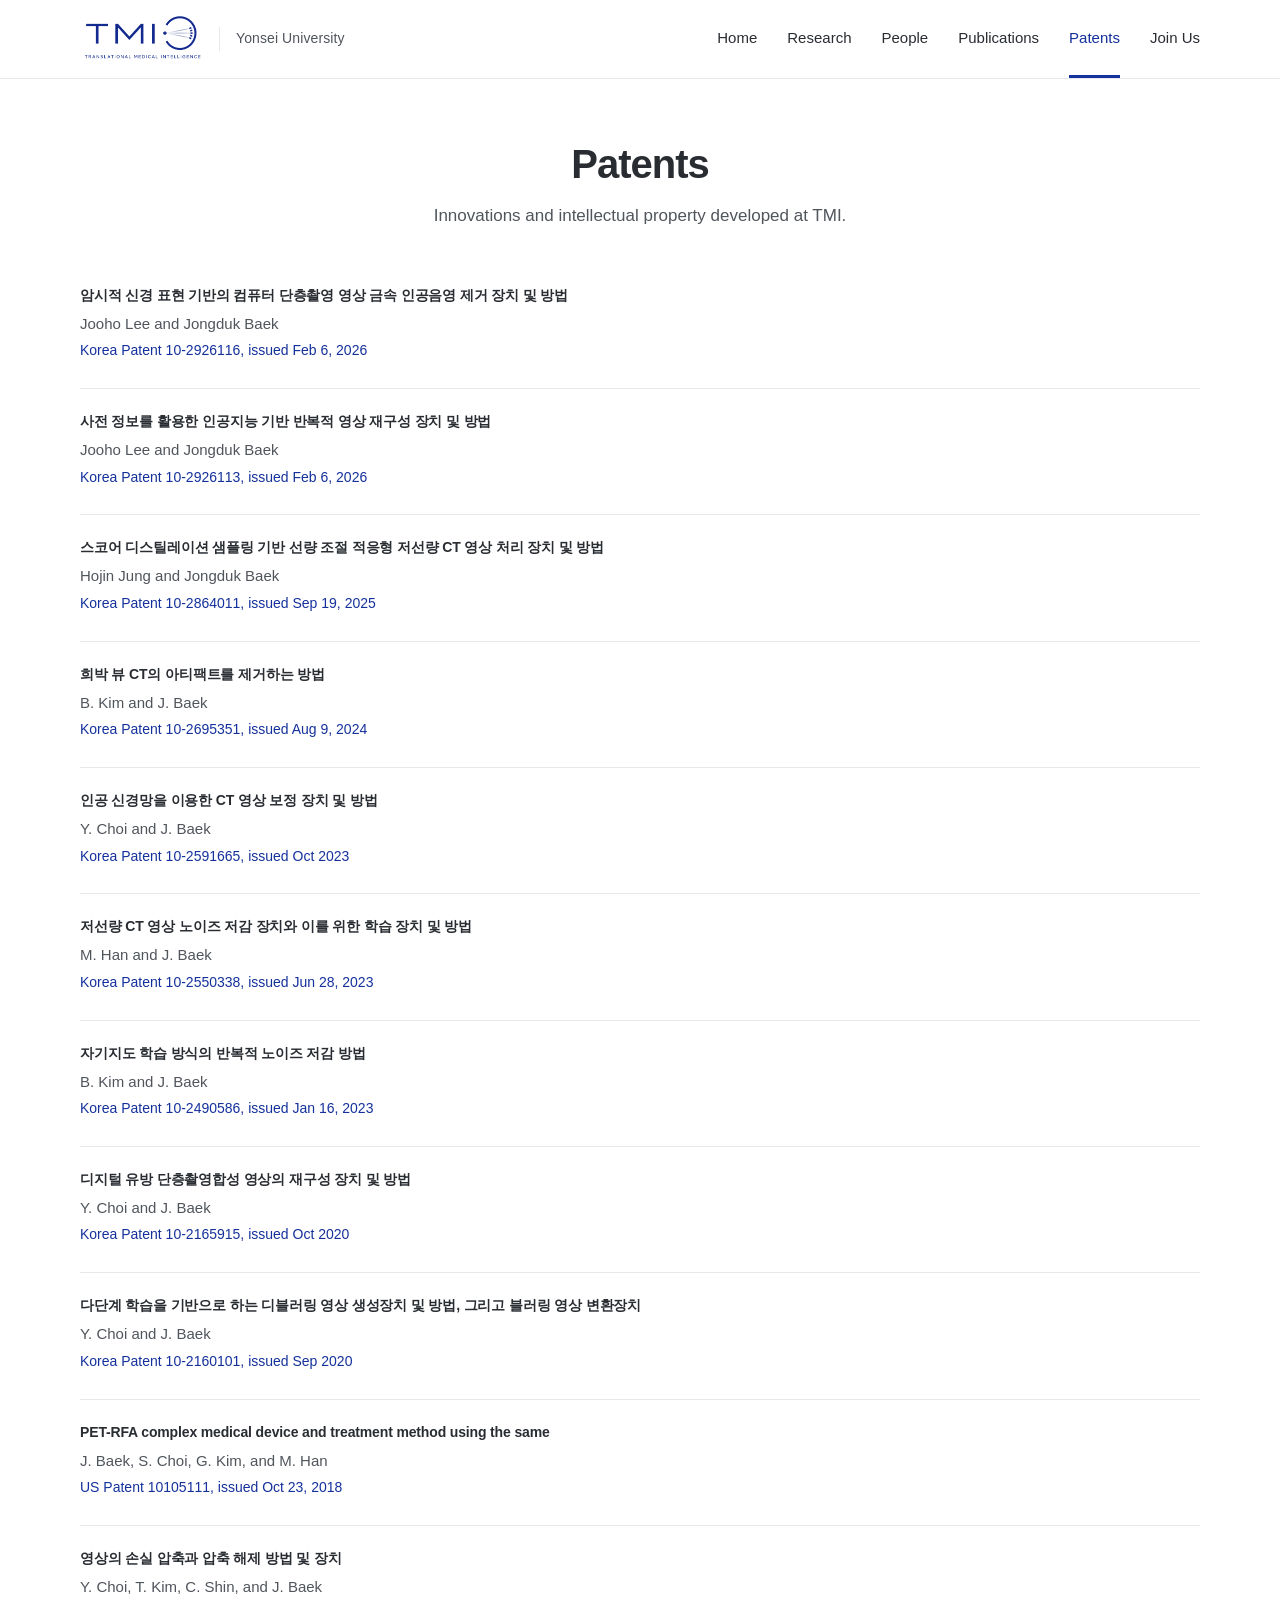
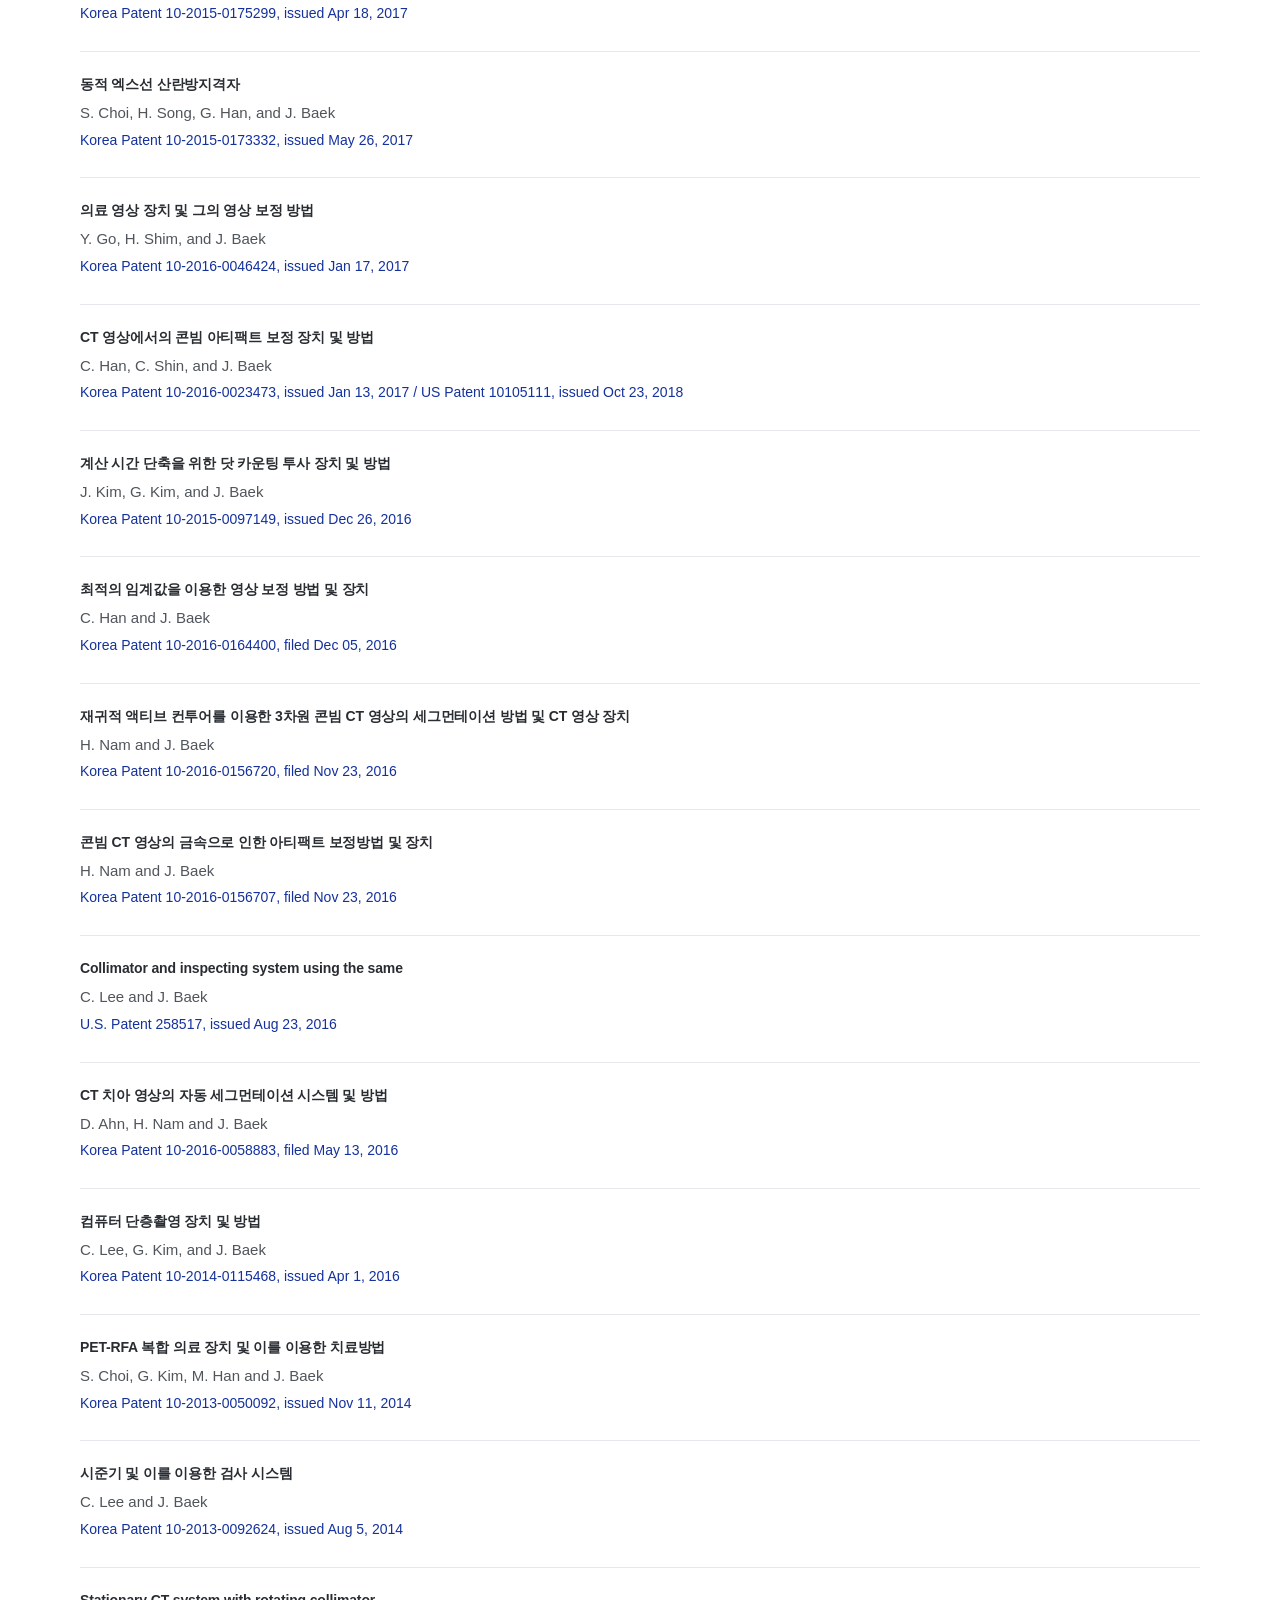
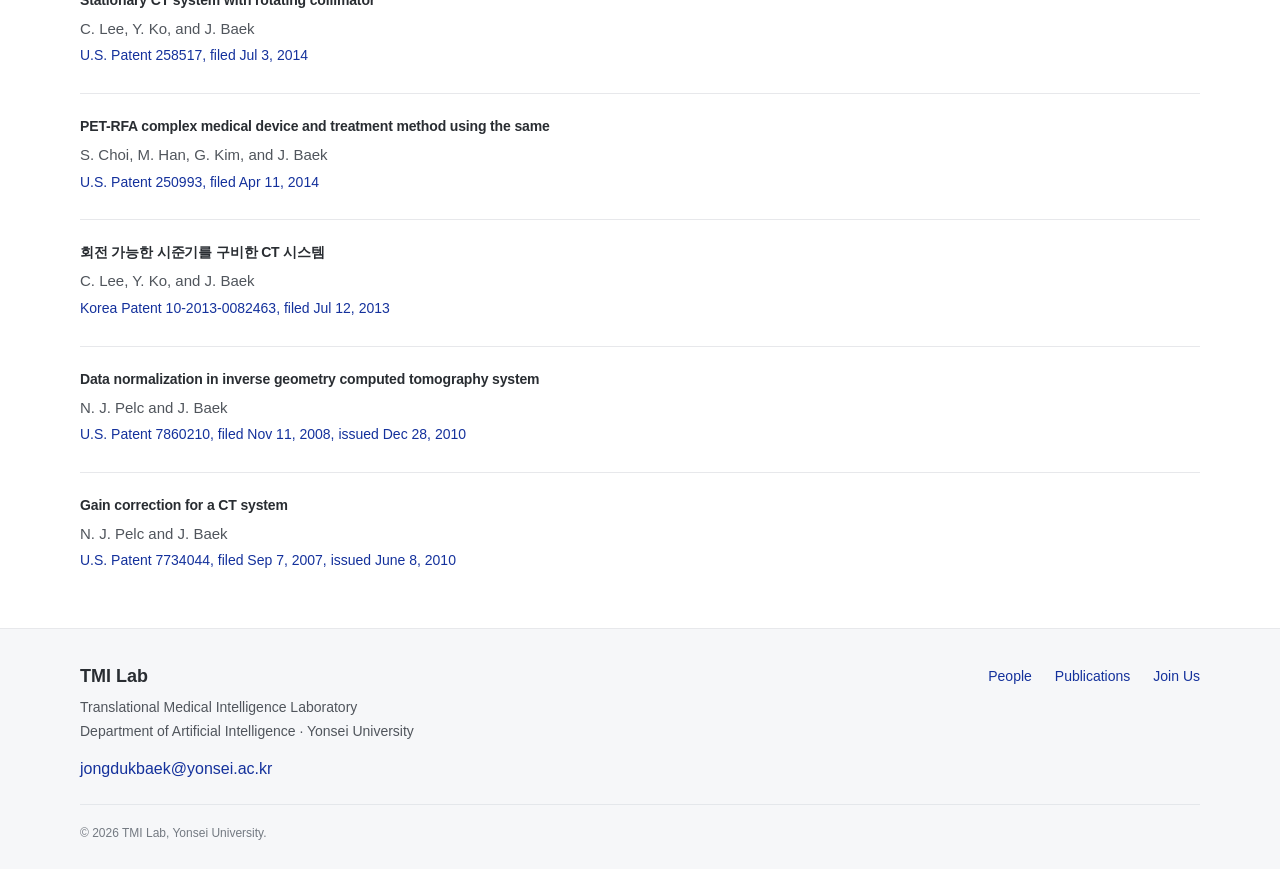
<file: docs/patents.html>
<!doctype html><html lang="en"><head><meta charset="utf-8"><meta name="viewport" content="width=device-width, initial-scale=1"><title>Patents | TMI Lab · Yonsei University</title><meta name="description" content="Translational Medical Intelligence Lab at Yonsei University. Medical imaging, trustworthy AI, computational imaging, and clinical translation."><meta name="theme-color" content="#14319C"><link rel="icon" type="image/svg+xml" href="favicon.svg"><link rel="stylesheet" href="style.css?v=20260930-memberbullets"><script src="publications.js?v=20260930-autonews" defer></script><script src="site.js?v=20260930-contactmenu" defer></script></head><body><a class="skip" href="#main">Skip to main content</a><header class="site-header"><div class="wrap header-inner"><a class="brand" href="index.html" aria-label="TMI Lab home"><img src="assets/tmi-logo-intelligence.png" alt="TMI"><span>Yonsei University</span></a><button class="menu-toggle" type="button" aria-label="Open navigation" aria-controls="navigation" aria-expanded="false">☰</button><nav id="navigation" class="nav" aria-label="Main navigation"><a href="index.html">Home</a><a href="research.html">Research</a><a href="people.html">People</a><a href="journal.html">Publications</a><a href="patents.html" aria-current="page">Patents</a><a href="join.html">Join Us</a></nav></div></header><main id="main" class="wrap"><div class="page-heading"><h1>Patents</h1><p>Innovations and intellectual property developed at TMI.</p></div><section><article class="publication"><h3>암시적 신경 표현 기반의 컴퓨터 단층촬영 영상 금속 인공음영 제거 장치 및 방법</h3><p>Jooho Lee and Jongduk Baek</p><p class="venue">Korea Patent 10-2926116, issued Feb 6, 2026</p></article><article class="publication"><h3>사전 정보를 활용한 인공지능 기반 반복적 영상 재구성 장치 및 방법</h3><p>Jooho Lee and Jongduk Baek</p><p class="venue">Korea Patent 10-2926113, issued Feb 6, 2026</p></article><article class="publication"><h3>스코어 디스틸레이션 샘플링 기반 선량 조절 적응형 저선량 CT 영상 처리 장치 및 방법</h3><p>Hojin Jung and Jongduk Baek</p><p class="venue">Korea Patent 10-2864011, issued Sep 19, 2025</p></article><article class="publication"><h3>희박 뷰 CT의 아티팩트를 제거하는 방법</h3><p>B. Kim and J. Baek</p><p class="venue">Korea Patent 10-2695351, issued Aug 9, 2024</p></article><article class="publication"><h3>인공 신경망을 이용한 CT 영상 보정 장치 및 방법</h3><p>Y. Choi and J. Baek</p><p class="venue">Korea Patent 10-2591665, issued Oct 2023</p></article><article class="publication"><h3>저선량 CT 영상 노이즈 저감 장치와 이를 위한 학습 장치 및 방법</h3><p>M. Han and J. Baek</p><p class="venue">Korea Patent 10-2550338, issued Jun 28, 2023</p></article><article class="publication"><h3>자기지도 학습 방식의 반복적 노이즈 저감 방법</h3><p>B. Kim and J. Baek</p><p class="venue">Korea Patent 10-2490586, issued Jan 16, 2023</p></article><article class="publication"><h3>디지털 유방 단층촬영합성 영상의 재구성 장치 및 방법</h3><p>Y. Choi and J. Baek</p><p class="venue">Korea Patent 10-2165915, issued Oct 2020</p></article><article class="publication"><h3>다단계 학습을 기반으로 하는 디블러링 영상 생성장치 및 방법, 그리고 블러링 영상 변환장치</h3><p>Y. Choi and J. Baek</p><p class="venue">Korea Patent 10-2160101, issued Sep 2020</p></article><article class="publication"><h3>PET-RFA complex medical device and treatment method using the same</h3><p>J. Baek, S. Choi, G. Kim, and M. Han</p><p class="venue">US Patent 10105111, issued Oct 23, 2018</p></article><article class="publication"><h3>영상의 손실 압축과 압축 해제 방법 및 장치</h3><p>Y. Choi, T. Kim, C. Shin, and J. Baek</p><p class="venue">Korea Patent 10-2015-0175299, issued Apr 18, 2017</p></article><article class="publication"><h3>동적 엑스선 산란방지격자</h3><p>S. Choi, H. Song, G. Han, and J. Baek</p><p class="venue">Korea Patent 10-2015-0173332, issued May 26, 2017</p></article><article class="publication"><h3>의료 영상 장치 및 그의 영상 보정 방법</h3><p>Y. Go, H. Shim, and J. Baek</p><p class="venue">Korea Patent 10-2016-0046424, issued Jan 17, 2017</p></article><article class="publication"><h3>CT 영상에서의 콘빔 아티팩트 보정 장치 및 방법</h3><p>C. Han, C. Shin, and J. Baek</p><p class="venue">Korea Patent 10-2016-0023473, issued Jan 13, 2017 / US Patent 10105111, issued Oct 23, 2018</p></article><article class="publication"><h3>계산 시간 단축을 위한 닷 카운팅 투사 장치 및 방법</h3><p>J. Kim, G. Kim, and J. Baek</p><p class="venue">Korea Patent 10-2015-0097149, issued Dec 26, 2016</p></article><article class="publication"><h3>최적의 임계값을 이용한 영상 보정 방법 및 장치</h3><p>C. Han and J. Baek</p><p class="venue">Korea Patent 10-2016-0164400, filed Dec 05, 2016</p></article><article class="publication"><h3>재귀적 액티브 컨투어를 이용한 3차원 콘빔 CT 영상의 세그먼테이션 방법 및 CT 영상 장치</h3><p>H. Nam and J. Baek</p><p class="venue">Korea Patent 10-2016-0156720, filed Nov 23, 2016</p></article><article class="publication"><h3>콘빔 CT 영상의 금속으로 인한 아티팩트 보정방법 및 장치</h3><p>H. Nam and J. Baek</p><p class="venue">Korea Patent 10-2016-0156707, filed Nov 23, 2016</p></article><article class="publication"><h3>Collimator and inspecting system using the same</h3><p>C. Lee and J. Baek</p><p class="venue">U.S. Patent 258517, issued Aug 23, 2016</p></article><article class="publication"><h3>CT 치아 영상의 자동 세그먼테이션 시스템 및 방법</h3><p>D. Ahn, H. Nam and J. Baek</p><p class="venue">Korea Patent 10-2016-0058883, filed May 13, 2016</p></article><article class="publication"><h3>컴퓨터 단층촬영 장치 및 방법</h3><p>C. Lee, G. Kim, and J. Baek</p><p class="venue">Korea Patent 10-2014-0115468, issued Apr 1, 2016</p></article><article class="publication"><h3>PET-RFA 복합 의료 장치 및 이를 이용한 치료방법</h3><p>S. Choi, G. Kim, M. Han and J. Baek</p><p class="venue">Korea Patent 10-2013-0050092, issued Nov 11, 2014</p></article><article class="publication"><h3>시준기 및 이를 이용한 검사 시스템</h3><p>C. Lee and J. Baek</p><p class="venue">Korea Patent 10-2013-0092624, issued Aug 5, 2014</p></article><article class="publication"><h3>Stationary CT system with rotating collimator</h3><p>C. Lee, Y. Ko, and J. Baek</p><p class="venue">U.S. Patent 258517, filed Jul 3, 2014</p></article><article class="publication"><h3>PET-RFA complex medical device and treatment method using the same</h3><p>S. Choi, M. Han, G. Kim, and J. Baek</p><p class="venue">U.S. Patent 250993, filed Apr 11, 2014</p></article><article class="publication"><h3>회전 가능한 시준기를 구비한 CT 시스템</h3><p>C. Lee, Y. Ko, and J. Baek</p><p class="venue">Korea Patent 10-2013-0082463, filed Jul 12, 2013</p></article><article class="publication"><h3>Data normalization in inverse geometry computed tomography system</h3><p>N. J. Pelc and J. Baek</p><p class="venue">U.S. Patent 7860210, filed Nov 11, 2008, issued Dec 28, 2010</p></article><article class="publication"><h3>Gain correction for a CT system</h3><p>N. J. Pelc and J. Baek</p><p class="venue">U.S. Patent 7734044, filed Sep 7, 2007, issued June 8, 2010</p></article></section></main><footer class="site-footer"><div class="wrap"><div class="footer-grid"><div><h3>TMI Lab</h3><p>Translational Medical Intelligence Laboratory<br>Department of Artificial Intelligence · Yonsei University</p><a href="mailto:jongdukbaek@yonsei.ac.kr">jongdukbaek@yonsei.ac.kr</a></div><div class="footer-links"><a href="people.html">People</a><a href="journal.html">Publications</a><a href="join.html">Join Us</a></div></div><p class="copyright">© 2026 TMI Lab, Yonsei University.</p></div></footer></body></html>
</file>
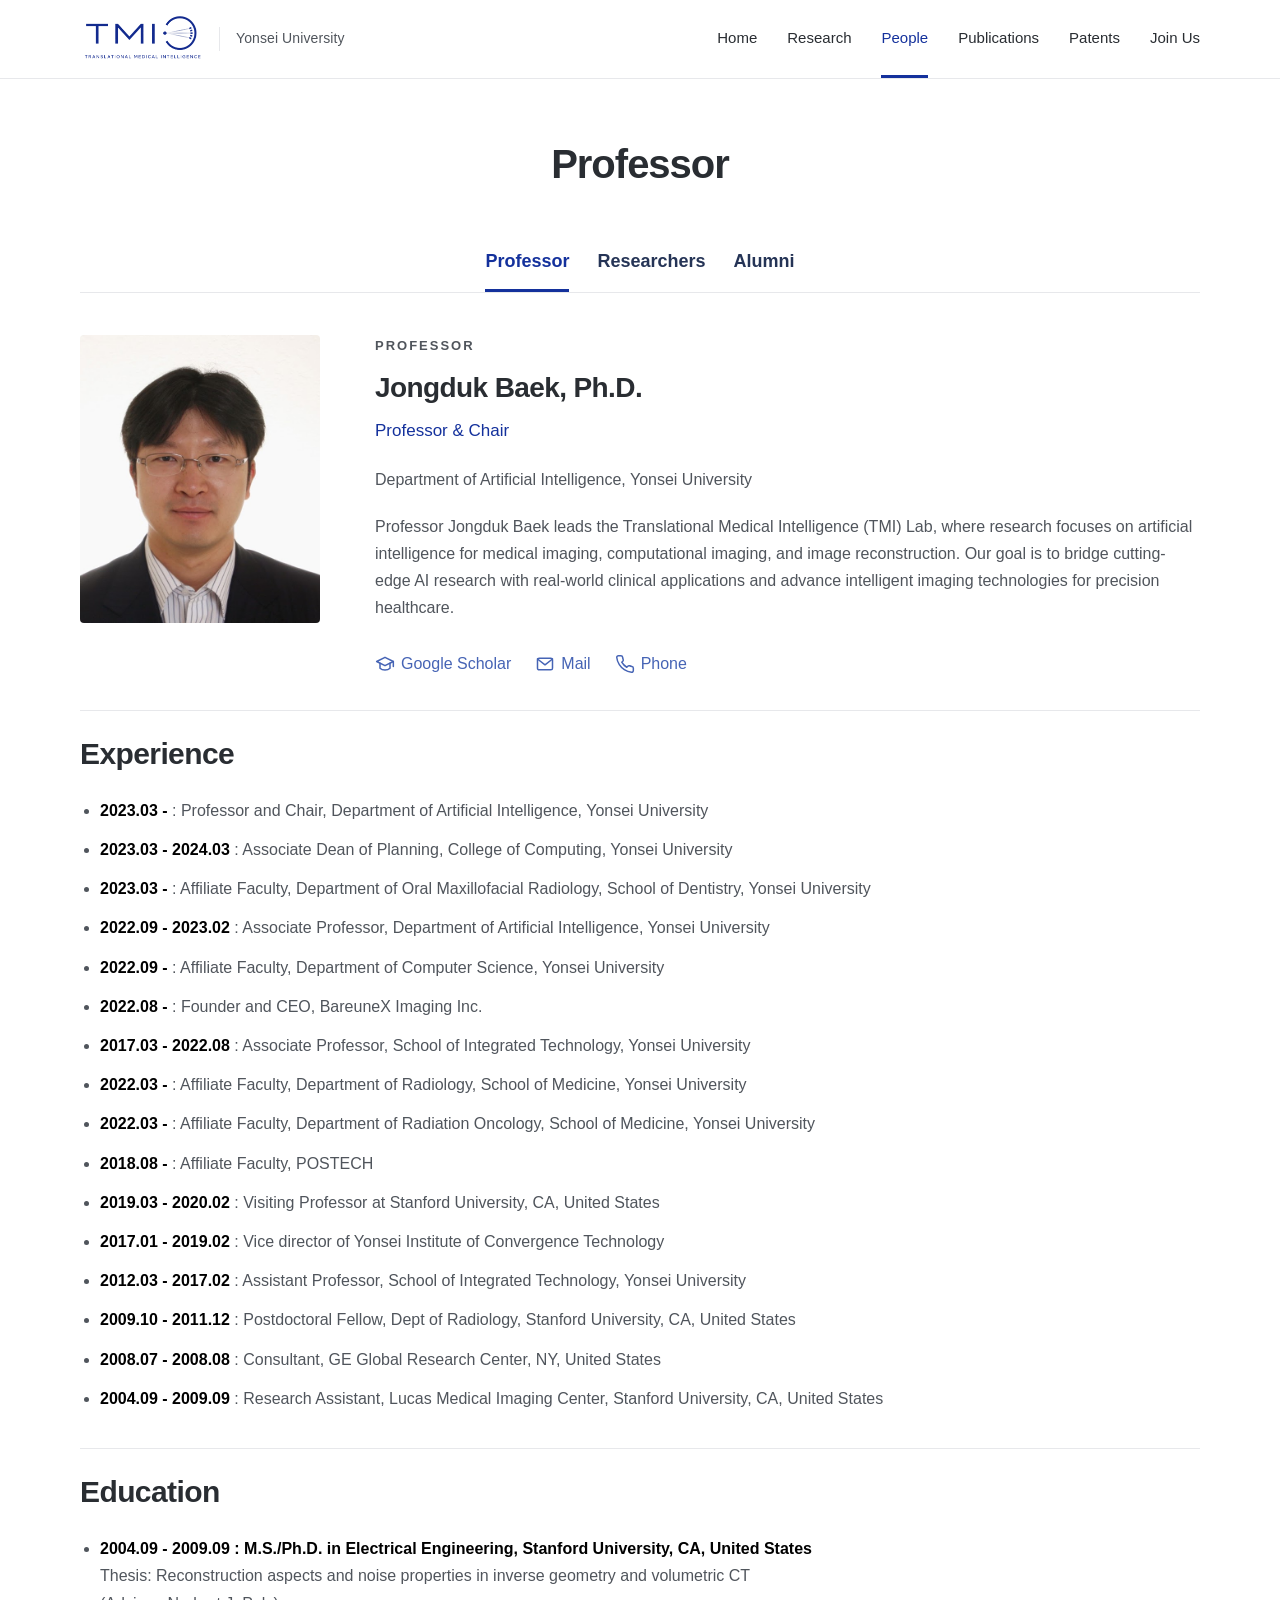
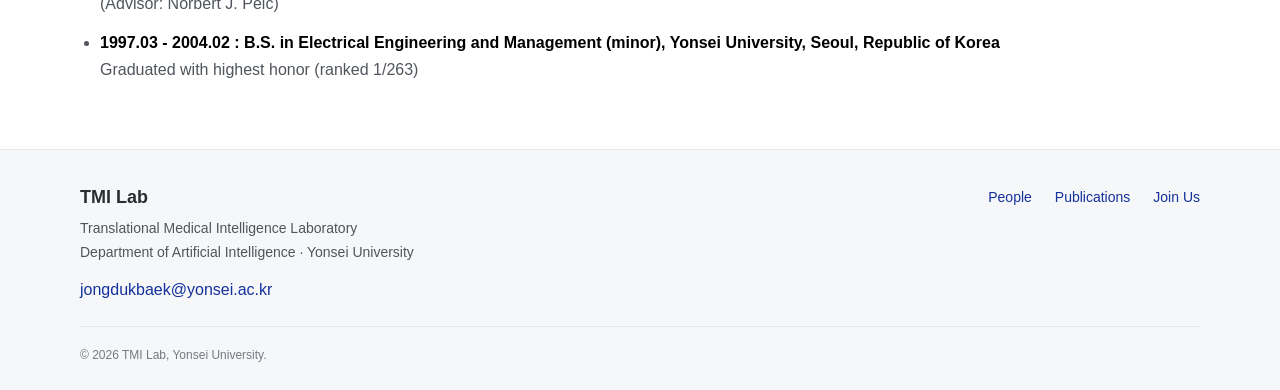
<file: docs/people.html>
<!doctype html><html lang="en"><head><meta charset="utf-8"><meta name="viewport" content="width=device-width, initial-scale=1"><title>Professor | TMI Lab · Yonsei University</title><meta name="description" content="Translational Medical Intelligence Lab at Yonsei University. Medical imaging, trustworthy AI, computational imaging, and clinical translation."><meta name="theme-color" content="#14319C"><link rel="icon" type="image/svg+xml" href="favicon.svg"><link rel="stylesheet" href="style.css?v=20260930-memberbullets"><script src="publications.js?v=20260930-autonews" defer></script><script src="site.js?v=20260930-contactmenu" defer></script></head><body><a class="skip" href="#main">Skip to main content</a><header class="site-header"><div class="wrap header-inner"><a class="brand" href="index.html" aria-label="TMI Lab home"><img src="assets/tmi-logo-intelligence.png" alt="TMI"><span>Yonsei University</span></a><button class="menu-toggle" type="button" aria-label="Open navigation" aria-controls="navigation" aria-expanded="false">☰</button><nav id="navigation" class="nav" aria-label="Main navigation"><a href="index.html">Home</a><a href="research.html">Research</a><a href="people.html" aria-current="page">People</a><a href="journal.html">Publications</a><a href="patents.html">Patents</a><a href="join.html">Join Us</a></nav></div></header><main id="main" class="wrap"><div class="page-heading"><h1>Professor</h1></div><nav class="subnav" aria-label="Section navigation"><a href="people.html" aria-current="page">Professor</a><a href="researchers.html">Researchers</a><a href="alumni.html">Alumni</a></nav><section class="profile"><img src="assets/ba6e63e7317f7e5c.png" alt="Jongduk Baek"><div><p class="eyebrow">Professor</p><h2>Jongduk Baek, Ph.D.</h2><p class="role">Professor &amp; Chair</p><p>Department of Artificial Intelligence, Yonsei University</p><p>Professor Jongduk Baek leads the Translational Medical Intelligence (TMI) Lab, where research focuses on artificial intelligence for medical imaging, computational imaging, and image reconstruction. Our goal is to bridge cutting-edge AI research with real-world clinical applications and advance intelligent imaging technologies for precision healthcare.</p><div class="profile-links"><a class="scholar-link" href="https://scholar.google.com/citations?user=Cj0ntKwAAAAJ&amp;hl=ko" target="_blank" rel="noopener noreferrer" aria-label="Google Scholar (opens in a new tab)"><svg xmlns="http://www.w3.org/2000/svg" width="20" height="20" viewBox="0 0 24 24" fill="none" stroke="currentColor" stroke-width="1.8" stroke-linecap="round" stroke-linejoin="round" aria-hidden="true" focusable="false"><path d="M2 9l10-5 10 5-10 5-10-5Z"/><path d="M6 11v6c3 3 9 3 12 0v-6M22 9v6"/></svg><span>Google Scholar</span></a><a class="scholar-link" href="mailto:jongdukbaek@yonsei.ac.kr" aria-label="Mail: jongdukbaek@yonsei.ac.kr" title="jongdukbaek@yonsei.ac.kr"><svg xmlns="http://www.w3.org/2000/svg" width="20" height="20" viewBox="0 0 24 24" fill="none" stroke="currentColor" stroke-width="1.8" stroke-linecap="round" stroke-linejoin="round" aria-hidden="true" focusable="false"><rect x="3" y="5" width="18" height="14" rx="2"/><path d="m3 6 9 7 9-7"/></svg><span>Mail</span></a><a class="scholar-link" href="tel:+82221235737" aria-label="Phone: +82-02-2123-5737" title="+82-02-2123-5737"><svg xmlns="http://www.w3.org/2000/svg" width="20" height="20" viewBox="0 0 24 24" fill="none" stroke="currentColor" stroke-width="1.8" stroke-linecap="round" stroke-linejoin="round" aria-hidden="true" focusable="false"><path d="M22 16.92v3a2 2 0 0 1-2.18 2 19.79 19.79 0 0 1-8.63-3.07 19.5 19.5 0 0 1-6-6 19.79 19.79 0 0 1-3.07-8.67A2 2 0 0 1 4.11 2h3a2 2 0 0 1 2 1.72c.12.96.36 1.9.7 2.79a2 2 0 0 1-.45 2.11L8.09 9.89a16 16 0 0 0 6 6l1.27-1.27a2 2 0 0 1 2.11-.45c.89.34 1.83.58 2.79.7A2 2 0 0 1 22 16.92z"/></svg><span>Phone</span></a></div></div></section><section class="section career-section"><h2>Experience</h2><ul class="affiliations"><li><strong>2023.03 -</strong> : Professor and Chair, Department of Artificial Intelligence, Yonsei University</li><li><strong>2023.03 - 2024.03</strong> : Associate Dean of Planning, College of Computing, Yonsei University</li><li><strong>2023.03 -</strong> : Affiliate Faculty, Department of Oral Maxillofacial Radiology, School of Dentistry, Yonsei University</li><li><strong>2022.09 - 2023.02</strong> : Associate Professor, Department of Artificial Intelligence, Yonsei University</li><li><strong>2022.09 -</strong> : Affiliate Faculty, Department of Computer Science, Yonsei University</li><li><strong>2022.08 -</strong> : Founder and CEO, BareuneX Imaging Inc.</li><li><strong>2017.03 - 2022.08</strong> : Associate Professor, School of Integrated Technology, Yonsei University</li><li><strong>2022.03 -</strong> : Affiliate Faculty, Department of Radiology, School of Medicine, Yonsei University</li><li><strong>2022.03 -</strong> : Affiliate Faculty, Department of Radiation Oncology, School of Medicine, Yonsei University</li><li><strong>2018.08 -</strong> : Affiliate Faculty, POSTECH</li><li><strong>2019.03 - 2020.02</strong> : Visiting Professor at Stanford University, CA, United States</li><li><strong>2017.01 - 2019.02</strong> : Vice director of Yonsei Institute of Convergence Technology</li><li><strong>2012.03 - 2017.02</strong> : Assistant Professor, School of Integrated Technology, Yonsei University</li><li><strong>2009.10 - 2011.12</strong> : Postdoctoral Fellow, Dept of Radiology, Stanford University, CA, United States</li><li><strong>2008.07 - 2008.08</strong> : Consultant, GE Global Research Center, NY, United States</li><li><strong>2004.09 - 2009.09</strong> : Research Assistant, Lucas Medical Imaging Center, Stanford University, CA, United States</li></ul></section><section class="section career-section"><h2>Education</h2><ul class="affiliations"><li><strong>2004.09 - 2009.09 : M.S./Ph.D. in Electrical Engineering, Stanford University, CA, United States</strong><br>Thesis: Reconstruction aspects and noise properties in inverse geometry and volumetric CT<br>(Advisor: Norbert J. Pelc)</li><li><strong>1997.03 - 2004.02 : B.S. in Electrical Engineering and Management (minor), Yonsei University, Seoul, Republic of Korea</strong><br>Graduated with highest honor (ranked 1/263)</li></ul></section></main><footer class="site-footer"><div class="wrap"><div class="footer-grid"><div><h3>TMI Lab</h3><p>Translational Medical Intelligence Laboratory<br>Department of Artificial Intelligence · Yonsei University</p><a href="mailto:jongdukbaek@yonsei.ac.kr">jongdukbaek@yonsei.ac.kr</a></div><div class="footer-links"><a href="people.html">People</a><a href="journal.html">Publications</a><a href="join.html">Join Us</a></div></div><p class="copyright">© 2026 TMI Lab, Yonsei University.</p></div></footer></body></html>
</file>
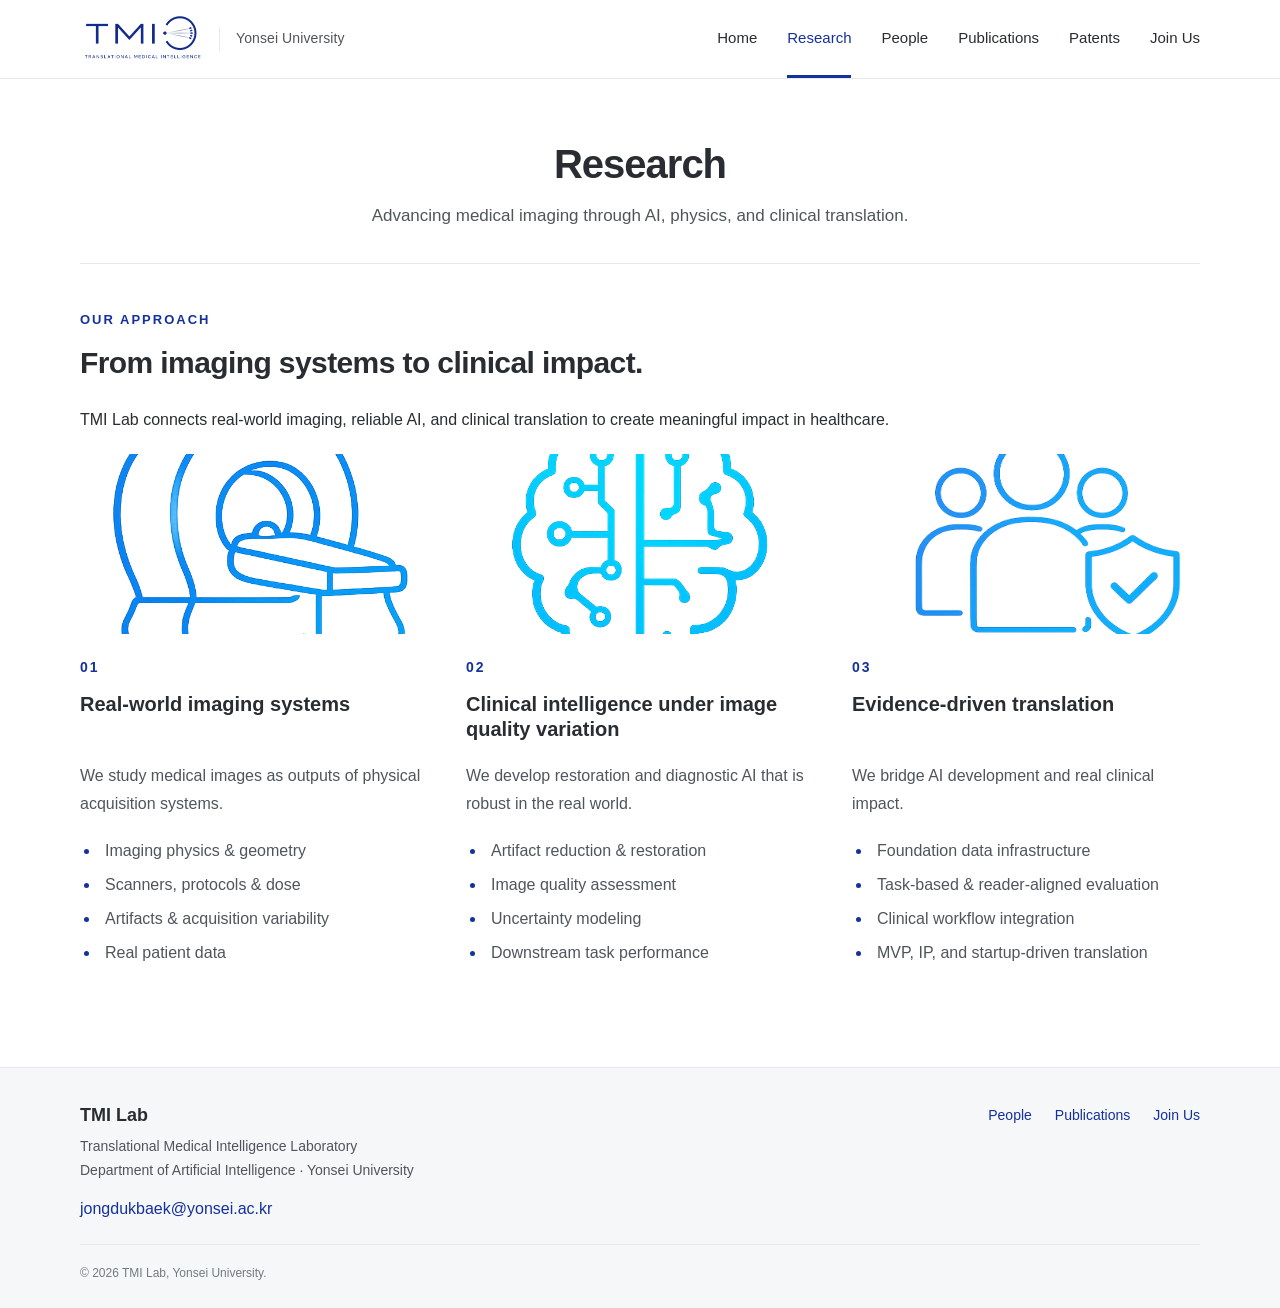
<file: docs/research.html>
<!doctype html><html lang="en"><head><meta charset="utf-8"><meta name="viewport" content="width=device-width, initial-scale=1"><title>Research | TMI Lab · Yonsei University</title><meta name="description" content="Translational Medical Intelligence Lab at Yonsei University. Medical imaging, trustworthy AI, computational imaging, and clinical translation."><meta name="theme-color" content="#14319C"><link rel="icon" type="image/svg+xml" href="favicon.svg"><link rel="stylesheet" href="style.css?v=20260930-memberbullets"><script src="publications.js?v=20260930-autonews" defer></script><script src="site.js?v=20260930-contactmenu" defer></script></head><body><a class="skip" href="#main">Skip to main content</a><header class="site-header"><div class="wrap header-inner"><a class="brand" href="index.html" aria-label="TMI Lab home"><img src="assets/tmi-logo-intelligence.png" alt="TMI"><span>Yonsei University</span></a><button class="menu-toggle" type="button" aria-label="Open navigation" aria-controls="navigation" aria-expanded="false">☰</button><nav id="navigation" class="nav" aria-label="Main navigation"><a href="index.html">Home</a><a href="research.html" aria-current="page">Research</a><a href="people.html">People</a><a href="journal.html">Publications</a><a href="patents.html">Patents</a><a href="join.html">Join Us</a></nav></div></header><main id="main" class="wrap"><div class="page-heading"><h1>Research</h1><p>Advancing medical imaging through AI, physics, and clinical translation.</p></div><section class="section"><p class="eyebrow">Our approach</p><h2>From imaging systems to clinical impact.</h2><p>TMI Lab connects real-world imaging, reliable AI, and clinical translation to create meaningful impact in healthcare.</p><div class="approach"><article><img class="research-visual" src="assets/281dfe3cc02731d9.png" alt="Real-world imaging systems" loading="lazy"><span class="number">01</span><h3>Real-world imaging systems</h3><p>We study medical images as outputs of physical acquisition systems.</p><ul class="bullets"><li>Imaging physics &amp; geometry</li><li>Scanners, protocols &amp; dose</li><li>Artifacts &amp; acquisition variability</li><li>Real patient data</li></ul></article><article><img class="research-visual" src="assets/4a60637670c6c1e0.png" alt="Clinical intelligence under image quality variation" loading="lazy"><span class="number">02</span><h3>Clinical intelligence under image quality variation</h3><p>We develop restoration and diagnostic AI that is robust in the real world.</p><ul class="bullets"><li>Artifact reduction &amp; restoration</li><li>Image quality assessment</li><li>Uncertainty modeling</li><li>Downstream task performance</li></ul></article><article><img class="research-visual" src="assets/5c5795e10fe75924.png" alt="Evidence-driven translation" loading="lazy"><span class="number">03</span><h3>Evidence-driven translation</h3><p>We bridge AI development and real clinical impact.</p><ul class="bullets"><li>Foundation data infrastructure</li><li>Task-based &amp; reader-aligned evaluation</li><li>Clinical workflow integration</li><li>MVP, IP, and startup-driven translation</li></ul></article></div></section></main><footer class="site-footer"><div class="wrap"><div class="footer-grid"><div><h3>TMI Lab</h3><p>Translational Medical Intelligence Laboratory<br>Department of Artificial Intelligence · Yonsei University</p><a href="mailto:jongdukbaek@yonsei.ac.kr">jongdukbaek@yonsei.ac.kr</a></div><div class="footer-links"><a href="people.html">People</a><a href="journal.html">Publications</a><a href="join.html">Join Us</a></div></div><p class="copyright">© 2026 TMI Lab, Yonsei University.</p></div></footer></body></html>
</file>
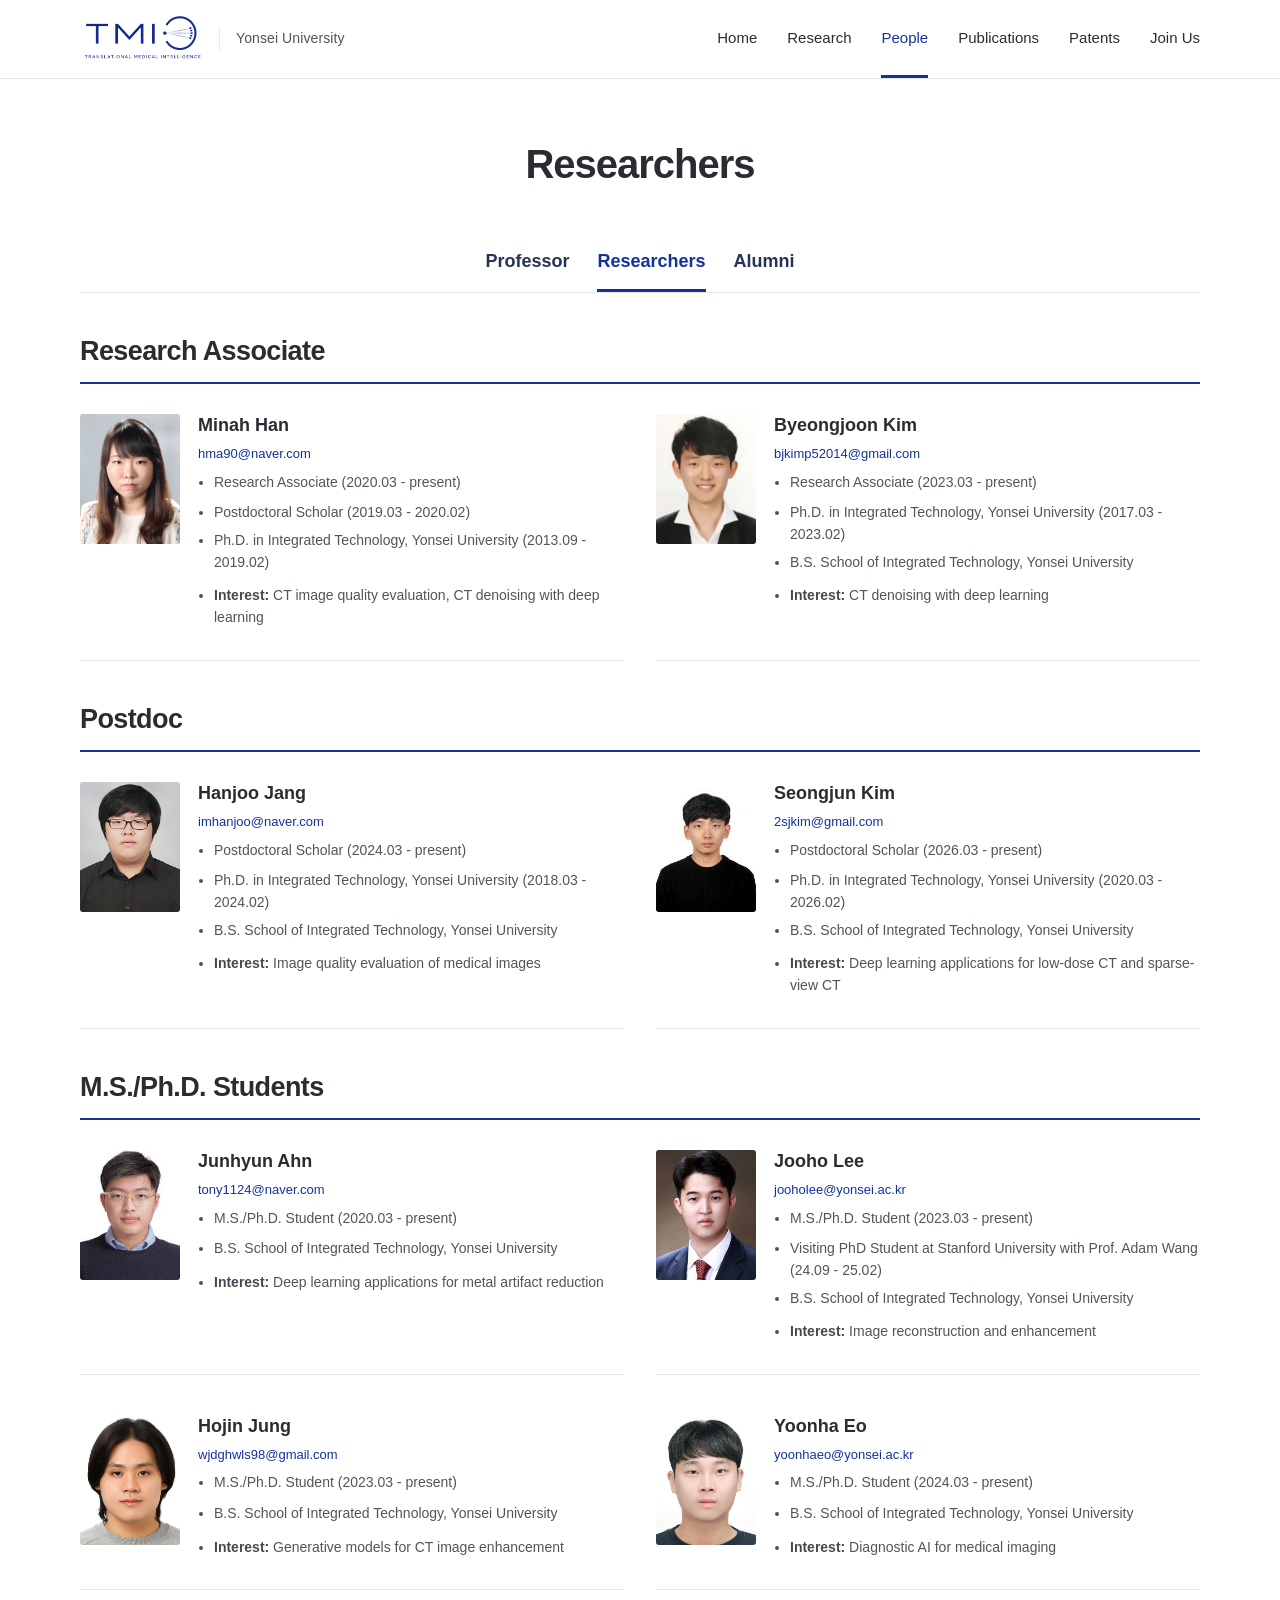
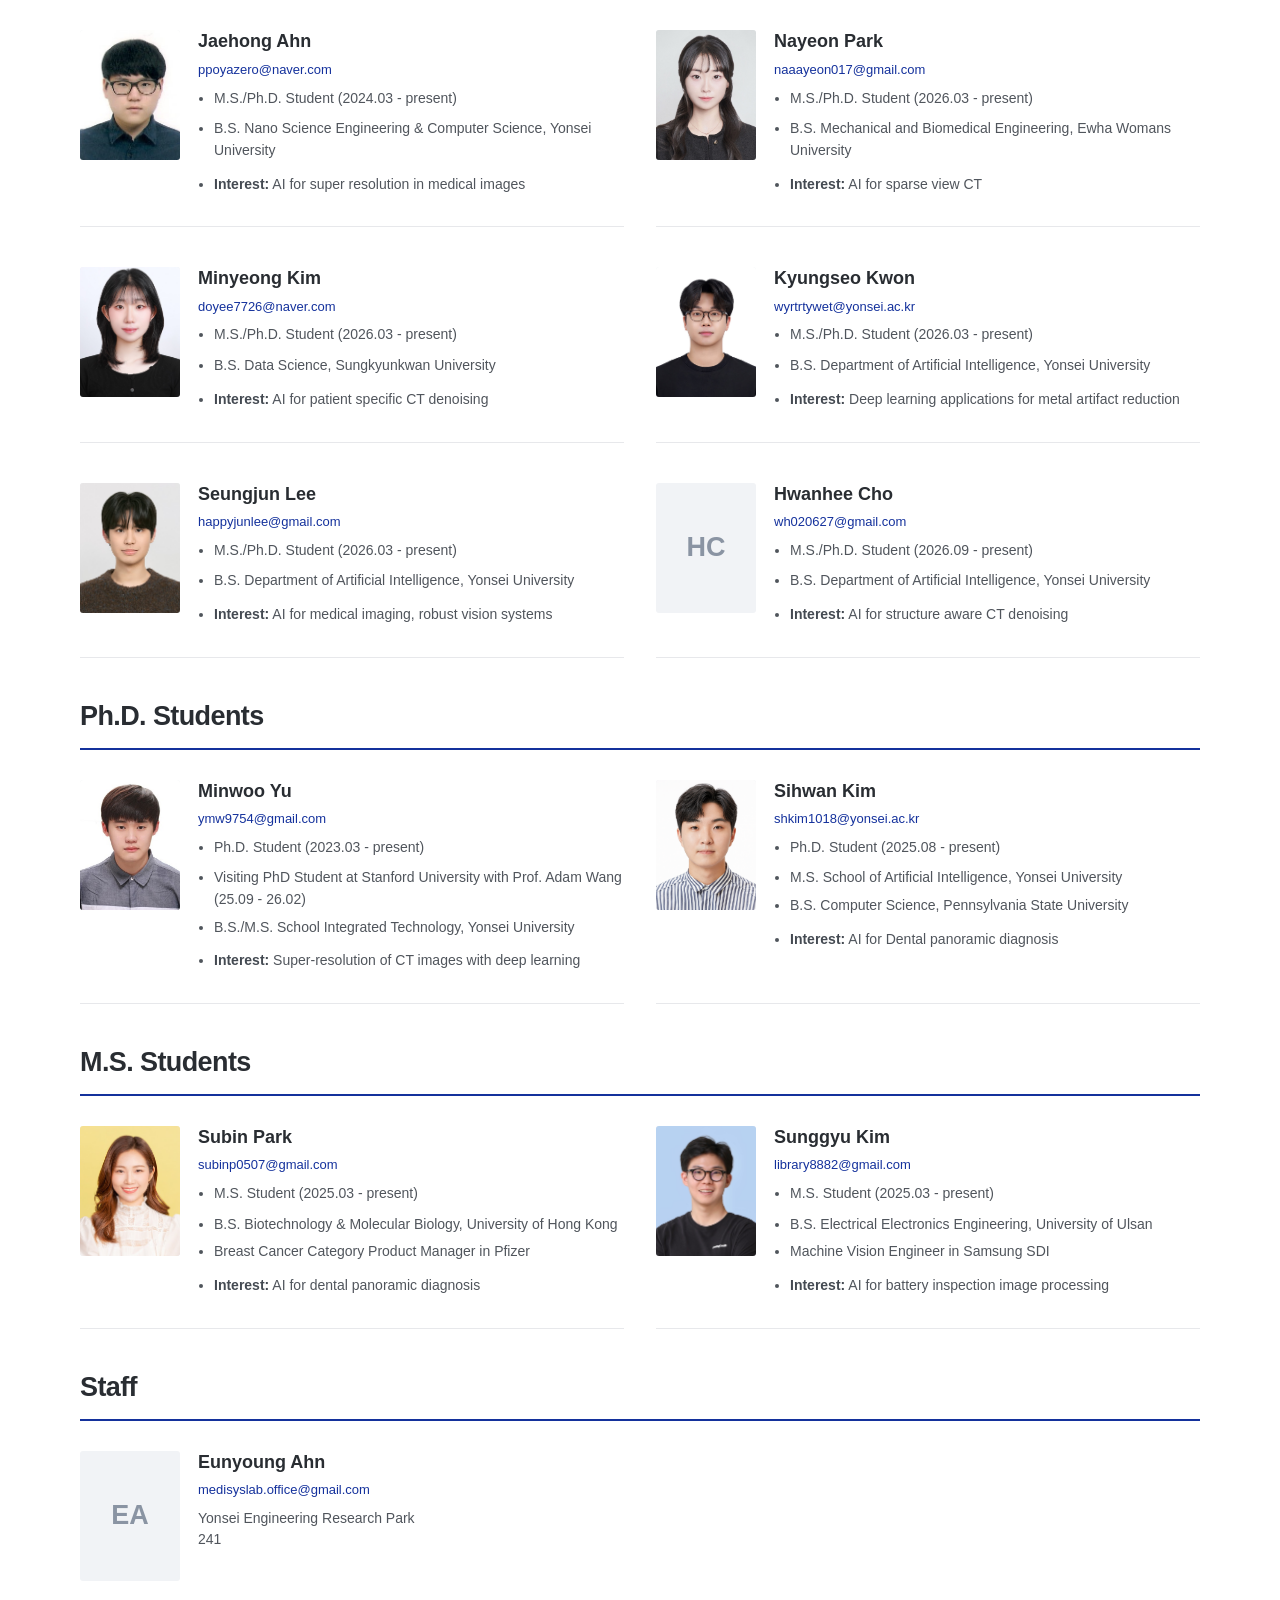
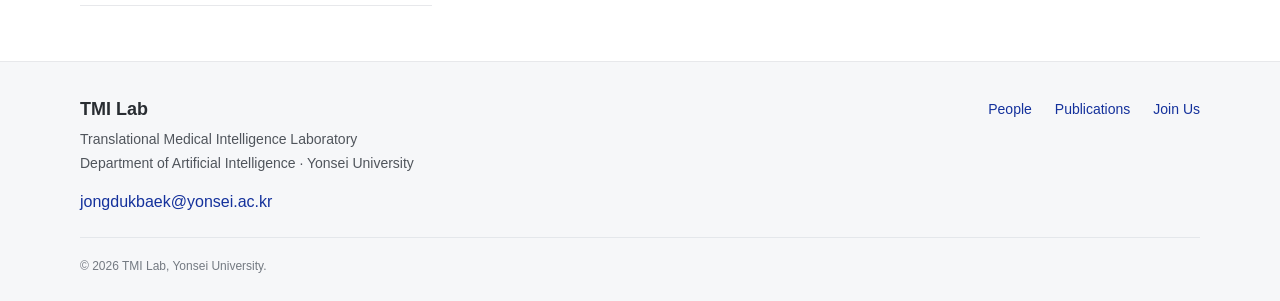
<file: docs/researchers.html>
<!doctype html><html lang="en"><head><meta charset="utf-8"><meta name="viewport" content="width=device-width, initial-scale=1"><title>Researchers | TMI Lab · Yonsei University</title><meta name="description" content="Translational Medical Intelligence Lab at Yonsei University. Medical imaging, trustworthy AI, computational imaging, and clinical translation."><meta name="theme-color" content="#14319C"><link rel="icon" type="image/svg+xml" href="favicon.svg"><link rel="stylesheet" href="style.css?v=20260930-memberbullets"><script src="publications.js?v=20260930-autonews" defer></script><script src="site.js?v=20260930-contactmenu" defer></script></head><body><a class="skip" href="#main">Skip to main content</a><header class="site-header"><div class="wrap header-inner"><a class="brand" href="index.html" aria-label="TMI Lab home"><img src="assets/tmi-logo-intelligence.png" alt="TMI"><span>Yonsei University</span></a><button class="menu-toggle" type="button" aria-label="Open navigation" aria-controls="navigation" aria-expanded="false">☰</button><nav id="navigation" class="nav" aria-label="Main navigation"><a href="index.html">Home</a><a href="research.html">Research</a><a href="people.html" aria-current="page">People</a><a href="journal.html">Publications</a><a href="patents.html">Patents</a><a href="join.html">Join Us</a></nav></div></header><main id="main" class="wrap"><div class="page-heading"><h1>Researchers</h1></div><nav class="subnav" aria-label="Section navigation"><a href="people.html">Professor</a><a href="researchers.html" aria-current="page">Researchers</a><a href="alumni.html">Alumni</a></nav><section class="researcher-group"><h2 class="member-group-title">Research Associate</h2><div class="people-grid"><article class="person"><img src="assets/faa9d8a89d9e6864.png" alt="Minah Han" loading="lazy"><div><h3>Minah Han</h3><p class="member-email"><a href="mailto:hma90@naver.com">hma90@naver.com</a></p><p class="member-appointment">Research Associate (2020.03 - present)</p><ul class="member-background"><li>Postdoctoral Scholar (2019.03 - 2020.02)</li><li>Ph.D. in Integrated Technology, Yonsei University (2013.09 - 2019.02)</li></ul><p class=""><strong class="interest-label">Interest:</strong> CT image quality evaluation, CT denoising with deep learning</p></div></article><article class="person"><img src="assets/c440740ac3cc1e26.png" alt="Byeongjoon Kim" loading="lazy"><div><h3>Byeongjoon Kim</h3><p class="member-email"><a href="mailto:bjkimp52014@gmail.com">bjkimp52014@gmail.com</a></p><p class="member-appointment">Research Associate (2023.03 - present)</p><ul class="member-background"><li>Ph.D. in Integrated Technology, Yonsei University (2017.03 - 2023.02)</li><li>B.S. School of Integrated Technology, Yonsei University</li></ul><p class=""><strong class="interest-label">Interest:</strong> CT denoising with deep learning</p></div></article></div></section><section class="researcher-group"><h2 class="member-group-title">Postdoc</h2><div class="people-grid"><article class="person"><img src="assets/2ea25866982b46ec.png" alt="Hanjoo Jang" loading="lazy"><div><h3>Hanjoo Jang</h3><p class="member-email"><a href="mailto:imhanjoo@naver.com">imhanjoo@naver.com</a></p><p class="member-appointment">Postdoctoral Scholar (2024.03 - present)</p><ul class="member-background"><li>Ph.D. in Integrated Technology, Yonsei University (2018.03 - 2024.02)</li><li>B.S. School of Integrated Technology, Yonsei University</li></ul><p class=""><strong class="interest-label">Interest:</strong> Image quality evaluation of medical images</p></div></article><article class="person"><img src="assets/8c2c257838016e04.png" alt="Seongjun Kim" loading="lazy"><div><h3>Seongjun Kim</h3><p class="member-email"><a href="mailto:2sjkim@gmail.com">2sjkim@gmail.com</a></p><p class="member-appointment">Postdoctoral Scholar (2026.03 - present)</p><ul class="member-background"><li>Ph.D. in Integrated Technology, Yonsei University (2020.03 - 2026.02)</li><li>B.S. School of Integrated Technology, Yonsei University</li></ul><p class=""><strong class="interest-label">Interest:</strong> Deep learning applications for low-dose CT and sparse-view CT</p></div></article></div></section><section class="researcher-group"><h2 class="member-group-title">M.S./Ph.D. Students</h2><div class="people-grid"><article class="person"><img src="assets/f6ede00ad772b8c1.png" alt="Junhyun Ahn" loading="lazy"><div><h3>Junhyun Ahn</h3><p class="member-email"><a href="mailto:tony1124@naver.com">tony1124@naver.com</a></p><p class="member-appointment">M.S./Ph.D. Student (2020.03 - present)</p><ul class="member-background"><li>B.S. School of Integrated Technology, Yonsei University</li></ul><p class=""><strong class="interest-label">Interest:</strong> Deep learning applications for metal artifact reduction</p></div></article><article class="person"><img src="assets/9ef209f54c7db190.png" alt="Jooho Lee" loading="lazy"><div><h3>Jooho Lee</h3><p class="member-email"><a href="mailto:jooholee@yonsei.ac.kr">jooholee@yonsei.ac.kr</a></p><p class="member-appointment">M.S./Ph.D. Student (2023.03 - present)</p><ul class="member-background"><li>Visiting PhD Student at Stanford University with Prof. Adam Wang (24.09 - 25.02)</li><li>B.S. School of Integrated Technology, Yonsei University</li></ul><p class=""><strong class="interest-label">Interest:</strong> Image reconstruction and enhancement</p></div></article><article class="person"><img src="assets/ca2e55dbbb702be1.png" alt="Hojin Jung" loading="lazy"><div><h3>Hojin Jung</h3><p class="member-email"><a href="mailto:wjdghwls98@gmail.com">wjdghwls98@gmail.com</a></p><p class="member-appointment">M.S./Ph.D. Student (2023.03 - present)</p><ul class="member-background"><li>B.S. School of Integrated Technology, Yonsei University</li></ul><p class=""><strong class="interest-label">Interest:</strong> Generative models for CT image enhancement</p></div></article><article class="person"><img src="assets/9dfb85edf8ee5888.png" alt="Yoonha Eo" loading="lazy"><div><h3>Yoonha Eo</h3><p class="member-email"><a href="mailto:yoonhaeo@yonsei.ac.kr">yoonhaeo@yonsei.ac.kr</a></p><p class="member-appointment">M.S./Ph.D. Student (2024.03 - present)</p><ul class="member-background"><li>B.S. School of Integrated Technology, Yonsei University</li></ul><p class=""><strong class="interest-label">Interest:</strong> Diagnostic AI for medical imaging</p></div></article><article class="person"><img src="assets/c080d4cbb6d384b2.png" alt="Jaehong Ahn" loading="lazy"><div><h3>Jaehong Ahn</h3><p class="member-email"><a href="mailto:ppoyazero@naver.com">ppoyazero@naver.com</a></p><p class="member-appointment">M.S./Ph.D. Student (2024.03 - present)</p><ul class="member-background"><li>B.S. Nano Science Engineering &amp; Computer Science, Yonsei University</li></ul><p class=""><strong class="interest-label">Interest:</strong> AI for super resolution in medical images</p></div></article><article class="person"><img src="assets/93e58a0ee2d8b422.png" alt="Nayeon Park" loading="lazy"><div><h3>Nayeon Park</h3><p class="member-email"><a href="mailto:naaayeon017@gmail.com">naaayeon017@gmail.com</a></p><p class="member-appointment">M.S./Ph.D. Student (2026.03 - present)</p><ul class="member-background"><li>B.S. Mechanical and Biomedical Engineering, Ewha Womans University</li></ul><p class=""><strong class="interest-label">Interest:</strong> AI for sparse view CT</p></div></article><article class="person"><img src="assets/11cb746ca1b5b9f1.png" alt="Minyeong Kim" loading="lazy"><div><h3>Minyeong Kim</h3><p class="member-email"><a href="mailto:doyee7726@naver.com">doyee7726@naver.com</a></p><p class="member-appointment">M.S./Ph.D. Student (2026.03 - present)</p><ul class="member-background"><li>B.S. Data Science, Sungkyunkwan University</li></ul><p class=""><strong class="interest-label">Interest:</strong> AI for patient specific CT denoising</p></div></article><article class="person"><img src="assets/bece4167c1d3d7e3.png" alt="Kyungseo Kwon" loading="lazy"><div><h3>Kyungseo Kwon</h3><p class="member-email"><a href="mailto:wyrtrtywet@yonsei.ac.kr">wyrtrtywet@yonsei.ac.kr</a></p><p class="member-appointment">M.S./Ph.D. Student (2026.03 - present)</p><ul class="member-background"><li>B.S. Department of Artificial Intelligence, Yonsei University</li></ul><p class=""><strong class="interest-label">Interest:</strong> Deep learning applications for metal artifact reduction</p></div></article><article class="person"><img src="assets/d1a7d6a8cae79f85.png" alt="Seungjun Lee" loading="lazy"><div><h3>Seungjun Lee</h3><p class="member-email"><a href="mailto:happyjunlee@gmail.com">happyjunlee@gmail.com</a></p><p class="member-appointment">M.S./Ph.D. Student (2026.03 - present)</p><ul class="member-background"><li>B.S. Department of Artificial Intelligence, Yonsei University</li></ul><p class=""><strong class="interest-label">Interest:</strong> AI for medical imaging, robust vision systems</p></div></article><article class="person"><div class="portrait-fallback" aria-hidden="true">HC</div><div><h3>Hwanhee Cho</h3><p class="member-email"><a href="mailto:wh020627@gmail.com">wh020627@gmail.com</a></p><p class="member-appointment">M.S./Ph.D. Student (2026.09 - present)</p><ul class="member-background"><li>B.S. Department of Artificial Intelligence, Yonsei University</li></ul><p class=""><strong class="interest-label">Interest:</strong> AI for structure aware CT denoising</p></div></article></div></section><section class="researcher-group"><h2 class="member-group-title">Ph.D. Students</h2><div class="people-grid"><article class="person"><img src="assets/84608315fa53ba19.png" alt="Minwoo Yu" loading="lazy"><div><h3>Minwoo Yu</h3><p class="member-email"><a href="mailto:ymw9754@gmail.com">ymw9754@gmail.com</a></p><p class="member-appointment">Ph.D. Student (2023.03 - present)</p><ul class="member-background"><li>Visiting PhD Student at Stanford University with Prof. Adam Wang (25.09 - 26.02)</li><li>B.S./M.S. School Integrated Technology, Yonsei University</li></ul><p class=""><strong class="interest-label">Interest:</strong> Super-resolution of CT images with deep learning</p></div></article><article class="person"><img src="assets/7fde56635dc9cbc0.png" alt="Sihwan Kim" loading="lazy"><div><h3>Sihwan Kim</h3><p class="member-email"><a href="mailto:shkim1018@yonsei.ac.kr">shkim1018@yonsei.ac.kr</a></p><p class="member-appointment">Ph.D. Student (2025.08 - present)</p><ul class="member-background"><li>M.S. School of Artificial Intelligence, Yonsei University</li><li>B.S. Computer Science, Pennsylvania State University</li></ul><p class=""><strong class="interest-label">Interest:</strong> AI for Dental panoramic diagnosis</p></div></article></div></section><section class="researcher-group"><h2 class="member-group-title">M.S. Students</h2><div class="people-grid"><article class="person"><img src="assets/7dedb0f54a241fcf.png" alt="Subin Park" loading="lazy"><div><h3>Subin Park</h3><p class="member-email"><a href="mailto:subinp0507@gmail.com">subinp0507@gmail.com</a></p><p class="member-appointment">M.S. Student (2025.03 - present)</p><ul class="member-background"><li>B.S. Biotechnology &amp; Molecular Biology, University of Hong Kong</li><li>Breast Cancer Category Product Manager in Pfizer</li></ul><p class=""><strong class="interest-label">Interest:</strong> AI for dental panoramic diagnosis</p></div></article><article class="person"><img src="assets/2bd2bcf2364f49a1.png" alt="Sunggyu Kim" loading="lazy"><div><h3>Sunggyu Kim</h3><p class="member-email"><a href="mailto:library8882@gmail.com">library8882@gmail.com</a></p><p class="member-appointment">M.S. Student (2025.03 - present)</p><ul class="member-background"><li>B.S. Electrical Electronics Engineering, University of Ulsan</li><li>Machine Vision Engineer in Samsung SDI</li></ul><p class=""><strong class="interest-label">Interest:</strong> AI for battery inspection image processing</p></div></article></div></section><h2 class="member-group-title">Staff</h2><div class="people-grid"><article class="person"><div class="portrait-fallback" aria-hidden="true">EA</div><div><h3>Eunyoung Ahn</h3><p class="member-email"><a href="mailto:medisyslab.office@gmail.com">medisyslab.office@gmail.com</a></p><p class="">Yonsei Engineering Research Park 241</p></div></article></div></main><footer class="site-footer"><div class="wrap"><div class="footer-grid"><div><h3>TMI Lab</h3><p>Translational Medical Intelligence Laboratory<br>Department of Artificial Intelligence · Yonsei University</p><a href="mailto:jongdukbaek@yonsei.ac.kr">jongdukbaek@yonsei.ac.kr</a></div><div class="footer-links"><a href="people.html">People</a><a href="journal.html">Publications</a><a href="join.html">Join Us</a></div></div><p class="copyright">© 2026 TMI Lab, Yonsei University.</p></div></footer></body></html>
</file>
<file: docs/style.css>
:root{--ink:#292d32;--muted:#50555c;--accent:#14319C;--blue:#14319C;--line:#e7e8eb;--soft:#f7f8fa;--width:1120px}*{box-sizing:border-box}html{scroll-behavior:smooth;scroll-padding-top:100px}body{margin:0;background:#fff;color:var(--ink);font-family:Arial,'Helvetica Neue',sans-serif;font-size:16px;line-height:1.7}a{color:var(--blue);text-decoration:none}a:hover{text-decoration:underline;text-underline-offset:4px}button{font:inherit}a:focus-visible,button:focus-visible{outline:3px solid var(--accent);outline-offset:5px}img{max-width:100%;height:auto}h1,h2,h3,p{margin-top:0}h1,h2,h3{line-height:1.25}h2{font-size:30px;letter-spacing:-.6px}h3{font-size:21px}p{margin-bottom:20px}.wrap{width:min(var(--width),calc(100% - 48px));margin:auto}.skip{position:fixed;top:-60px;left:12px;z-index:100;background:white;padding:8px}.skip:focus{top:8px}.site-header{background:rgba(255,255,255,.98);border-bottom:1px solid var(--line);position:sticky;top:0;z-index:10}.header-inner{height:78px;display:flex;align-items:center;justify-content:space-between;gap:30px}.brand{display:flex;align-items:center;gap:14px;color:var(--ink);font-size:22px;font-weight:700;white-space:nowrap}.brand:hover{text-decoration:none}.brand img{width:125px;display:block}.brand span{border-left:1px solid var(--line);padding-left:16px;font-size:14px;letter-spacing:.1px;font-weight:400;color:var(--muted)}.nav{display:flex;align-items:center;gap:30px}.nav a{font-size:15px;color:var(--ink);padding:25px 0;border-bottom:3px solid transparent}.nav a:hover,.nav a[aria-current=page]{color:#14319C;border-color:var(--accent);text-decoration:none}.menu-toggle{display:none;border:0;background:none;padding:10px;color:var(--ink)}.hero{padding:65px 0 30px;text-align:center}.hero .university{font-size:45px;font-weight:750;letter-spacing:-1.5px;margin-bottom:8px}.hero h1{font-size:42px;letter-spacing:-1.2px;margin-bottom:16px}.hero h1 em{font-style:normal;color:var(--accent)}.hero .subtitle{color:var(--muted);font-size:18px}.intro{display:grid;grid-template-columns:1.7fr 1fr;gap:75px;align-items:center;padding:15px 0 48px}.intro-copy{font-size:18px;color:#4f545b}.intro-copy strong{color:var(--ink)}.lab-mark{padding:28px 0}.lab-mark img{display:block;width:100%}.statement{border-left:4px solid var(--accent);padding:18px 24px;background:var(--soft);font-size:17px;color:var(--muted);margin:25px 0 0}.section{padding:45px 0 55px;border-top:1px solid var(--line)}.section-heading{display:flex;align-items:baseline;justify-content:space-between;gap:20px;margin-bottom:28px}.section-heading h2{margin:0}.section-heading a{font-size:14px}.eyebrow{color:#14319C;font-size:13px;letter-spacing:2px;text-transform:uppercase;font-weight:700;margin-bottom:13px}.approach{display:grid;grid-template-columns:repeat(3,1fr);gap:38px}.approach article{position:relative}.approach .number{color:var(--accent);font-size:14px;font-weight:700;letter-spacing:2px;margin-bottom:13px;display:block}.approach h3{font-size:20px;min-height:50px}.approach p{color:var(--muted);font-size:16px}.bullets{padding-left:20px}.bullets li{padding-left:5px;margin:7px 0;color:var(--muted)}.bullets li::marker{color:var(--accent)}.research-visual{width:100%;height:180px;object-fit:cover;display:block;margin:0 0 22px;border-radius:3px}.publication{padding:22px 0;border-bottom:1px solid var(--line)}.publication:last-child{border-bottom:0}.publication h3{font-size:18px;line-height:1.5;margin:0 0 5px;font-weight:650;letter-spacing:-.15px}.publication p{margin:3px 0;color:var(--muted);font-size:15px}.publication .venue{color:#14319C;font-size:14px}.publication .paper-links{font-size:14px}.contact{display:grid;grid-template-columns:1fr 1fr;gap:40px}.contact h3{font-size:21px}.contact p{color:var(--muted)}.button{display:inline-block;border:1px solid var(--line);padding:9px 20px;border-radius:3px;font-size:14px;background:white;color:var(--ink)}.button:hover{border-color:var(--accent);text-decoration:none}.button.primary{background:var(--blue);color:white;border-color:var(--blue)}.site-footer{background:#f6f7f9;border-top:1px solid var(--line);padding:36px 0 25px;margin-top:30px}.footer-grid{display:flex;justify-content:space-between;gap:30px}.footer-grid h3{font-size:18px;margin-bottom:8px}.footer-grid p{font-size:14px;color:var(--muted);margin-bottom:12px}.footer-links{display:flex;gap:23px;font-size:14px;align-items:flex-start}.copyright{font-size:12px;color:#747a82;margin:22px 0 0;border-top:1px solid #e4e7eb;padding-top:18px}.page-heading{text-align:center;padding:60px 0 32px}.page-heading h1{font-size:40px;letter-spacing:-1px;margin-bottom:13px}.page-heading p{font-size:17px;color:var(--muted);margin-bottom:0}.subnav{display:flex;justify-content:center;flex-wrap:wrap;gap:28px;border-bottom:1px solid var(--line);margin-bottom:42px}.subnav a{padding:12px 0;font-size:15px;color:var(--muted);border-bottom:2px solid transparent}.subnav a[aria-current=page]{border-color:var(--accent);color:#14319C}.people-grid{display:grid;grid-template-columns:repeat(3,1fr);gap:40px 32px;margin-bottom:55px}.person{display:grid;grid-template-columns:100px 1fr;gap:18px;padding-bottom:24px;border-bottom:1px solid var(--line);align-items:start}.person img,.portrait-fallback{width:100px;height:130px;object-fit:cover;object-position:center top;border-radius:3px;background:#f1f3f6}.portrait-fallback{display:flex;align-items:center;justify-content:center;font-size:27px;font-weight:700;color:#8a94a3}.person h3{font-size:18px;margin:0 0 6px}.person p{font-size:14px;line-height:1.55;color:var(--muted);margin:0 0 7px}.person .role{color:#14319C}.person a{font-size:13px;overflow-wrap:anywhere}.profile{display:grid;grid-template-columns:240px 1fr;gap:55px;margin:10px 0 50px}.profile>img{width:240px;border-radius:4px}.profile h2{margin-bottom:12px}.profile .role{font-size:17px;color:#14319C}.profile p{color:var(--muted)}.affiliations{padding-left:20px;color:var(--muted)}.affiliations li{margin:12px 0}.values{display:grid;grid-template-columns:repeat(4,1fr);gap:26px}.values h3{font-size:17px}.values p{font-size:15px;color:var(--muted)}.pub-layout{display:grid;grid-template-columns:115px 1fr;gap:42px}.year-nav{position:sticky;top:105px;align-self:start;display:flex;flex-direction:column;gap:4px;border-left:2px solid var(--line)}.year-nav a{font-size:14px;padding:3px 14px;color:var(--muted)}.year-nav a:hover{color:#14319C}.year-group{margin-bottom:45px}.year-group h2{font-size:27px;color:var(--ink);padding-bottom:14px;border-bottom:2px solid var(--accent);margin:0}.join-intro{text-align:center;max-width:none;margin:0 auto 38px;color:var(--muted);font-size:18px}.interests{display:flex;flex-wrap:wrap;gap:12px;margin:25px 0}.interests span{padding:10px 18px;background:var(--soft);border:1px solid var(--line);font-size:15px}.join-contact{text-align:center;background:var(--soft);padding:40px 25px;margin-top:40px}.join-contact h2{font-size:27px}.join-contact p{color:var(--muted)}.source-link{font-size:13px;color:#62676e;margin-top:30px}.source-link a{color:inherit}@media(min-width:1300px){.hero{padding-top:74px}.intro{padding-top:25px}}@media(max-width:1000px){.nav{gap:20px}.brand span{display:none}.people-grid{grid-template-columns:repeat(2,1fr)}.intro{gap:40px}.hero h1{font-size:36px}.approach{gap:25px}.values{grid-template-columns:repeat(2,1fr)}}@media(max-width:720px){.wrap{width:calc(100% - 36px)}.header-inner{height:66px}.menu-toggle{display:block}.nav{display:none;position:absolute;left:0;right:0;top:66px;background:white;border-bottom:1px solid var(--line);padding:10px 24px;gap:0;flex-direction:column;align-items:stretch}.nav.open{display:flex}.nav a{padding:12px 0;border-bottom-width:1px}.hero{padding-top:40px}.hero .university{font-size:35px}.hero h1{font-size:31px;line-height:1.3}.hero .subtitle{font-size:16px}.intro{grid-template-columns:1fr;gap:12px;padding-bottom:35px}.intro-copy{font-size:16px}.lab-mark{max-width:300px;margin:auto;padding:15px 0 10px}.section{padding:32px 0}.section-heading h2,h2{font-size:25px}.approach{grid-template-columns:1fr;gap:30px}.approach h3{min-height:0}.approach article+article{border-top:1px solid var(--line);padding-top:28px}.research-visual{height:210px;object-fit:contain;background:var(--soft)}.contact{grid-template-columns:1fr;gap:15px}.footer-grid{flex-direction:column;gap:8px}.footer-links{flex-wrap:wrap}.people-grid{grid-template-columns:1fr;gap:24px}.person{grid-template-columns:100px 1fr}.person h3{font-size:19px}.person p{font-size:15px}.person a{font-size:14px}.page-heading{padding-top:38px}.page-heading h1{font-size:32px}.subnav{gap:20px;margin-bottom:28px}.subnav a{font-size:14px}.profile{grid-template-columns:1fr;gap:25px}.profile>img{width:190px}.values{grid-template-columns:1fr 1fr;gap:20px}.pub-layout{grid-template-columns:1fr;gap:25px}.year-nav{position:static;flex-direction:row;flex-wrap:wrap;gap:4px;border-left:0;border-bottom:1px solid var(--line);padding-bottom:15px}.year-nav a{padding:3px 7px}.publication h3{font-size:17px}.section-heading{align-items:center}.section-heading a{white-space:nowrap}.join-contact{padding:30px 20px}}@media(prefers-reduced-motion:reduce){html{scroll-behavior:auto}}@media print{.site-header,.site-footer,.year-nav,.subnav{display:none}.wrap{width:100%}.pub-layout{display:block}.publication,.person{break-inside:avoid}}

.profile-links{display:flex;flex-wrap:wrap;align-items:center;gap:8px 24px}.scholar-link{display:inline-flex;align-items:center;gap:6px;min-height:44px;color:#4664B5;font-size:16px;font-weight:500;text-decoration:none}.scholar-link svg{flex:none}.scholar-link:hover{color:#14319C;text-decoration:underline;text-underline-offset:4px}.scholar-link:focus-visible{outline:2px solid #4664B5;outline-offset:4px;border-radius:2px}

.subnav a{font-size:20px;font-weight:700;color:#253456}.subnav a[aria-current=page]{color:#14319C;border-bottom-width:3px}.subnav a:hover{color:#14319C}.publication .venue .publication-distinction{color:#C62828;font-weight:700}

.publication h3 .publication-link{display:inline-flex;align-items:center;gap:4px;color:var(--muted);font-size:14px;font-weight:500;white-space:nowrap;vertical-align:baseline;margin-left:9px;text-decoration:none}.publication-link svg{flex:none;align-self:center}.publication h3 .publication-link:hover{text-decoration:underline;text-underline-offset:3px}

.news-item{position:relative;display:grid;grid-template-columns:112px minmax(0,1fr);gap:24px;padding:18px 22px 18px 20px;background:var(--soft);border-radius:4px;align-items:baseline}.news-list{display:grid;gap:12px}.news-date{color:var(--muted);font-size:15px;font-variant-numeric:tabular-nums;white-space:nowrap}.news-item p{margin:0;color:var(--muted);font-size:15px;line-height:1.8}.news-item strong{color:var(--ink);font-weight:700}@media(max-width:600px){.news-item{grid-template-columns:1fr;gap:5px}.news-date{font-size:14px}}

.news-item::before{content:"";position:absolute;left:0;top:20px;bottom:20px;width:4px;background:var(--accent);border-radius:2px}

.back-to-top{position:fixed;right:24px;bottom:24px;bottom:calc(24px + env(safe-area-inset-bottom,0px));z-index:20;display:flex;flex-direction:column;align-items:center;justify-content:center;gap:2px;width:52px;height:58px;padding:6px;border:0;border-radius:10px;background:var(--accent);color:#fff;box-shadow:0 3px 12px #14319c33;cursor:pointer}.back-to-top span{font-size:10px;font-weight:700;letter-spacing:.7px}.back-to-top:hover{background:#10277d}.back-to-top[hidden]{display:none}@media(max-width:600px){.back-to-top{right:16px;bottom:calc(16px + env(safe-area-inset-bottom,0px))}}@media print{.back-to-top{display:none}}

.publication h3{font-size:14px}@media(max-width:720px){.publication h3{font-size:13px}}

.subnav:not(.publication-tabs) a{font-size:18px}

.profile h2{font-size:28px}@media(max-width:720px){.profile h2{font-size:23px}}

.location-content{display:grid;grid-template-columns:1fr 1fr;gap:40px;align-items:start}.location-info h3{font-size:21px}.location-info p{color:var(--muted);font-size:15px;line-height:1.8}.location-map iframe{display:block;width:100%;height:300px;border:0;border-radius:8px;background:var(--soft)}@media(max-width:720px){.location-content{grid-template-columns:1fr;gap:24px}}

.publication-tabs + .pub-layout .publication h3{font-size:15px}@media(max-width:720px){.publication-tabs + .pub-layout .publication h3{font-size:14px}}

.profile{margin-bottom:24px}.career-section{padding-top:24px;padding-bottom:24px}.career-section .affiliations{margin-bottom:0}.career-section .affiliations strong{color:#000}

.contact-control{position:relative;display:inline-flex}.contact-trigger{border:0;padding:0;background:none;cursor:pointer}.contact-options{position:absolute;top:calc(100% + 2px);right:0;z-index:30;display:flex;gap:8px;padding:8px;background:#fff;border:1px solid #dfe5ee;border-radius:9px;box-shadow:0 3px 10px #182a4a1a;white-space:nowrap}.contact-options[hidden]{display:none}.contact-action{display:inline-flex;align-items:center;justify-content:center;gap:8px;min-height:34px;padding:5px 10px;border:1px solid #dfe5ee;border-radius:6px;background:white;color:#101828;font-size:14px;font-weight:400;line-height:1.4;cursor:pointer;text-decoration:none;box-shadow:0 1px 2px #182a4a0a}.contact-action svg{width:16px;height:16px;flex:none}.contact-action:hover{background:var(--soft);text-decoration:none}.contact-options a{color:#101828}

.member-group-title{font-size:27px;color:var(--ink);border-bottom:2px solid var(--accent);padding-bottom:14px;margin:0 0 30px}.researcher-group .people-grid{margin-bottom:42px}

.person .interest-label{color:#444a52;font-weight:600}

.person .member-appointment{color:var(--muted);font-weight:400;margin-bottom:9px}.member-background{margin:0 0 12px;padding-left:16px;color:var(--muted);font-size:14px;line-height:1.55}.member-background li{margin:0 0 6px}.person .career-link{font-size:inherit;color:inherit;overflow-wrap:normal;text-decoration:underline;text-underline-offset:3px}@media(max-width:720px){.member-background{font-size:15px}}

.researcher-group .people-grid{grid-template-columns:repeat(2,minmax(0,1fr))}@media(max-width:1000px){.researcher-group .people-grid{grid-template-columns:repeat(2,minmax(0,1fr))}}@media(max-width:720px){.researcher-group .people-grid{grid-template-columns:1fr}}

.researcher-group .member-appointment,.researcher-group .person p:has(.interest-label){display:list-item;list-style-type:disc;margin-left:16px}.researcher-group .member-appointment::marker,.researcher-group .person p:has(.interest-label)::marker{color:var(--muted);font-size:14px}

.person .member-scholar .scholar-link{font-size:16px;color:#4664B5;overflow-wrap:normal}.person .member-scholar .scholar-link:hover{color:#14319C}.member-scholar{margin-top:4px;display:flex;flex-wrap:wrap;align-items:center;gap:8px 18px}

.brand .university-brand{display:flex;align-items:center;padding-left:16px}.brand .university-logo{width:148px;height:44px;object-fit:contain}@media(max-width:720px){.brand>img,.brand .university-logo{width:auto;height:40px;max-width:none;object-fit:contain}.brand .university-brand{padding-left:10px}.brand{gap:10px}.header-inner{gap:12px}}@media(max-width:360px){.brand>img,.brand .university-logo{height:36px}}

/* Full-width campus photograph above the introduction. */
.home-main>section{width:min(var(--width),calc(100% - 48px));margin-left:auto;margin-right:auto}
.home-main>.hero{width:100%;min-height:450px;padding:48px 24px;display:flex;flex-direction:column;justify-content:flex-start;background:linear-gradient(rgba(255,255,255,.46),rgba(255,255,255,.46)),url("assets/yonsei-campus-wide.jpg") center 45%/cover no-repeat}
.home-main>.hero .subtitle{color:#343b45;margin-bottom:0}
.home-main>.intro{padding-top:32px;padding-bottom:48px;align-items:start}
.home-main>.intro .lab-mark{padding-top:0}
@media(max-width:720px){
.home-main>section{width:calc(100% - 36px)}
.home-main>.hero{width:100%;min-height:380px;padding:28px 18px;background-position:55% 55%}
.home-main>.intro{padding-top:24px;padding-bottom:35px}
}

@media(max-width:720px){.patent-gutter{display:none}}

.news-item a{color:inherit;text-decoration:underline;text-underline-offset:3px}.news-item .news-award,.news-item .news-award strong{color:#c62828;font-weight:700}

.intro-copy strong.intro-highlight{color:var(--accent);font-weight:700}

.join-recruitment{font-size:21px;line-height:1.7;color:var(--ink)}.join-recruitment strong{color:var(--accent);font-weight:700}.join-recruitment .motivation-highlight{color:#c62828}

/* Research topics and selected-paper cards */
.research-topic{padding:42px 0 48px;border-top:1px solid var(--line);scroll-margin-top:100px}.research-topic:first-child{padding-top:0;border-top:0}.research-topic-heading{display:flex;align-items:baseline;gap:18px;margin-bottom:20px}.research-topic-number{font-size:28px;font-weight:700;color:var(--accent)}.research-topic-heading h2{margin:0;font-size:28px;color:var(--accent);letter-spacing:-.4px}.research-topic-description{font-size:18px;line-height:1.8;color:var(--muted);margin-bottom:24px}.research-label{font-size:17px;font-weight:700;margin:26px 0 14px;color:var(--ink)}.research-task-list{display:grid;grid-template-columns:fit-content(46%) minmax(0,1fr);gap:9px 48px;padding-left:22px;margin:0 0 30px;color:var(--muted);font-size:16px}.research-task-list li::marker{color:var(--accent)}.research-paper-list{display:grid;gap:18px}.research-paper-card{display:grid;grid-template-columns:260px minmax(0,1fr);gap:25px;align-items:center;padding:24px;background:#fff;border:1px solid var(--line);border-radius:14px;box-shadow:0 3px 14px rgba(30,45,80,.035)}.research-paper-visual{width:100%;aspect-ratio:2/1}.research-paper-visual img{width:100%;height:100%;object-fit:contain}.research-paper-placeholder{height:100%;background:#f7f8fa;border:1px solid #e7e8eb;border-radius:4px}.research-paper-venue{display:inline-block;border-radius:20px;padding:3px 13px;background:var(--accent);color:white;font-size:14px;font-weight:700;line-height:1.5;margin:0 0 9px}.research-paper-info h4{font-size:19px;line-height:1.45;color:#111;font-weight:700;margin:0 0 6px;overflow-wrap:anywhere}.research-paper-info h4 a{color:inherit}.research-paper-info h4 a:hover{color:var(--accent)}.research-paper-authors{font-size:15px;line-height:1.6;color:var(--muted);margin:0 0 10px}.research-paper-tags{display:flex;flex-wrap:wrap;list-style:none;padding:0;margin:0;gap:6px 8px}.research-paper-tags li{background:#f0f1f3;border-radius:14px;padding:1px 10px;font-size:13px;line-height:1.6;color:#626873}@media(max-width:850px){.research-paper-card{grid-template-columns:200px minmax(0,1fr);gap:20px}}@media(max-width:600px){.research-topic{padding:30px 0}.research-topic-heading{gap:12px}.research-topic-heading h2{font-size:23px}.research-topic-number{font-size:23px}.research-topic-description{font-size:16px}.research-task-list{grid-template-columns:1fr;gap:8px}.research-paper-card{grid-template-columns:1fr;gap:18px;padding:20px}.research-paper-visual{max-width:330px}.research-paper-info h4{font-size:18px}.research-paper-venue{font-size:13px}}

.research-paper-card.research-paper-text-only{grid-template-columns:minmax(0,1fr)}

.home-research-summary{font-size:18px;color:var(--muted)}.home-research-summary strong{color:var(--accent);font-weight:700}

.home-research-layout{display:grid;grid-template-columns:minmax(0,1fr);gap:26px}.home-research-layout .home-research-summary{margin:0}.home-featured-paper{min-width:0;width:100%}.home-featured-paper .research-paper-visual{aspect-ratio:968/547}.home-featured-paper h3{font-size:19px;line-height:1.45;color:#111;font-weight:700;margin:0 0 6px;overflow-wrap:anywhere}@media(max-width:600px){.home-featured-paper h3{font-size:18px}}

.home-main .intro-copy p,.home-research-summary{text-align:justify;text-justify:inter-word}

.news-item a.news-paper-link{color:var(--ink);text-decoration:none;transition:color .15s ease}.news-item a.news-paper-link strong{color:inherit}.news-item a.news-paper-link:hover,.news-item a.news-paper-link:focus-visible{color:var(--accent);text-decoration:underline;text-underline-offset:3px}
</file>
